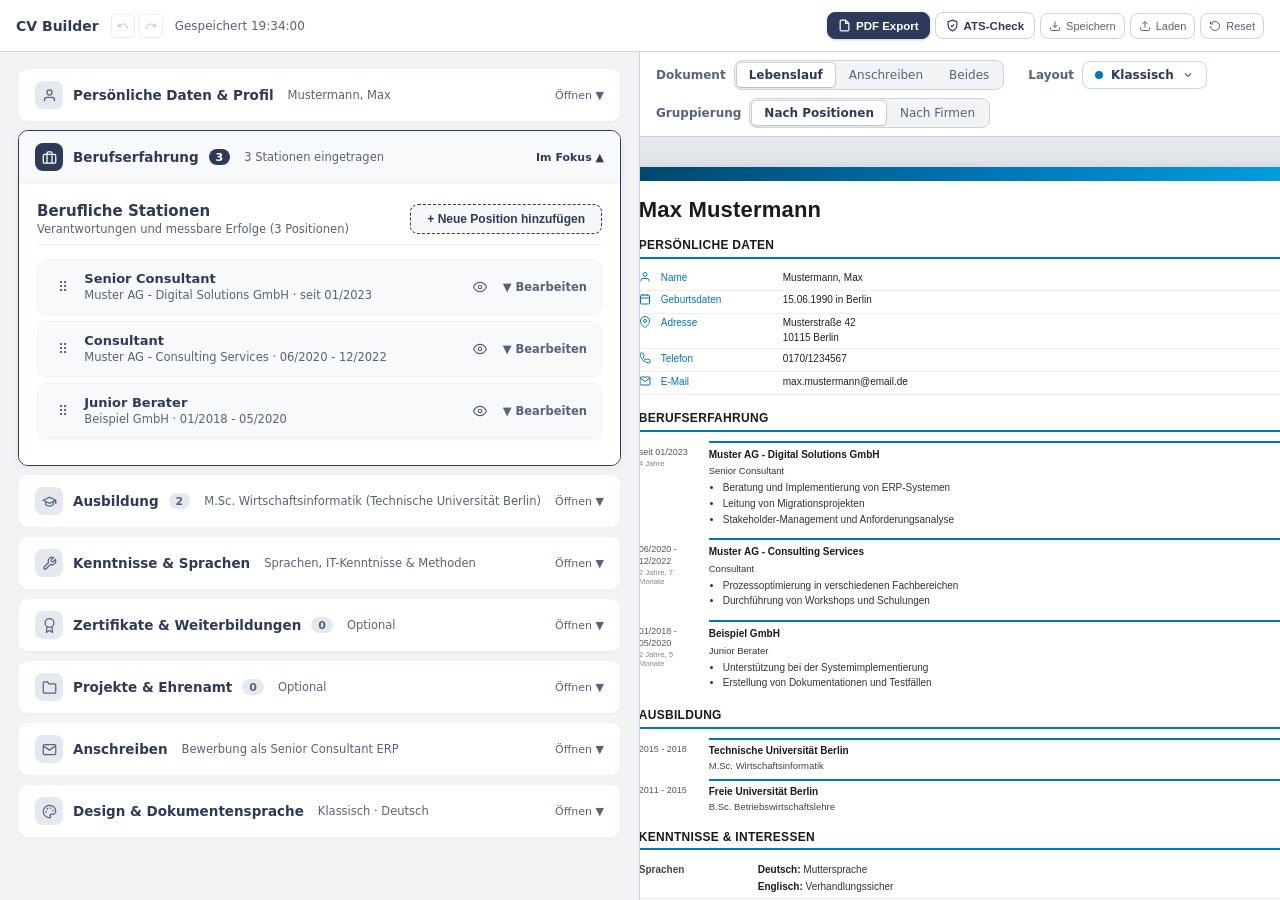
<file: cv-builder.html>
<!DOCTYPE html>
<html lang="de">
<head>
<meta charset="UTF-8">
<meta name="viewport" content="width=device-width, initial-scale=1.0">
<title>CV Builder</title>
<link rel="stylesheet" href="styles/tokens.css">
<link rel="stylesheet" href="styles/fonts.css">
<link rel="stylesheet" href="styles/cv-builder.css">
</head>
<body>

<script src="layouts/klassisch.js"></script>
<script src="layouts/editorial.js"></script>
<script src="layouts/medizinisch.js"></script>
<script src="layouts/marginalie.js"></script>

<header class="app-topbar">
  <div class="app-topbar__product">
    <h1 class="app-topbar__name">CV Builder</h1>
    <div class="app-topbar__history">
      <button id="btn-undo" onclick="undo()" class="hist-btn" title="Rückgängig (Ctrl+Z)" disabled>
        <svg width="12" height="12" viewBox="0 0 24 24" fill="none" stroke="currentColor" stroke-width="2.4"><path d="M3 7v6h6"/><path d="M21 17a9 9 0 0 0-9-9 9 9 0 0 0-6 2.3L3 13"/></svg>
      </button>
      <button id="btn-redo" onclick="redo()" class="hist-btn" title="Wiederholen (Ctrl+Y)" disabled>
        <svg width="12" height="12" viewBox="0 0 24 24" fill="none" stroke="currentColor" stroke-width="2.4"><path d="M21 7v6h-6"/><path d="M3 17a9 9 0 0 1 9-9 9 9 0 0 1 6 2.3l3 2.7"/></svg>
      </button>
    </div>
    <span id="save-status" class="app-topbar__status"></span>
    <button type="button" id="backup-reminder" class="backup-reminder" style="display:none" onclick="exportJSON()" title="Jetzt als JSON-Datei sichern"></button>
  </div>

      <div class="action-row">
        <button class="abtn pri" onclick="exportPDF()" title="PDF drucken / als PDF speichern (Ctrl+P)">
          <svg width="13" height="13" viewBox="0 0 24 24" fill="none" stroke="currentColor" stroke-width="2.2">
            <path d="M14 2H6a2 2 0 0 0-2 2v16a2 2 0 0 0 2 2h12a2 2 0 0 0 2-2V8z"/>
            <polyline points="14 2 14 8 20 8"/>
          </svg>
          PDF Export
        </button>
        <button class="abtn abtn-audit" onclick="openAtsModal()" title="Maschinenlesbarkeit &amp; ATS-Scoring prüfen">
          <svg width="13" height="13" viewBox="0 0 24 24" fill="none" stroke="currentColor" stroke-width="2.2">
            <path d="M12 22s8-4 8-10V5l-8-3-8 3v7c0 6 8 10 8 10z"/>
            <path d="m9 12 2 2 4-4"/>
          </svg>
          ATS-Check
        </button>
        <button class="abtn abtn-util" onclick="exportJSON()" title="Lebenslauf als JSON-Datei speichern">
          <svg width="12" height="12" viewBox="0 0 24 24" fill="none" stroke="currentColor" stroke-width="2">
            <path d="M21 15v4a2 2 0 0 1-2 2H5a2 2 0 0 1-2-2v-4"/>
            <polyline points="7 10 12 15 17 10"/>
            <line x1="12" y1="15" x2="12" y2="3"/>
          </svg>
          Speichern
        </button>
        <button class="abtn abtn-util" onclick="document.getElementById('imp').click()" title="Gespeicherte JSON-Datei laden">
          <svg width="12" height="12" viewBox="0 0 24 24" fill="none" stroke="currentColor" stroke-width="2">
            <path d="M21 15v4a2 2 0 0 1-2 2H5a2 2 0 0 1-2-2v-4"/>
            <polyline points="17 8 12 3 7 8"/>
            <line x1="12" y1="3" x2="12" y2="15"/>
          </svg>
          Laden
        </button>
        <button class="abtn abtn-util abtn-reset" onclick="resetToDefaultExample()" title="Auf Beispiel-Lebenslauf zurücksetzen">
          <svg width="12" height="12" viewBox="0 0 24 24" fill="none" stroke="currentColor" stroke-width="2">
            <path d="M3 12a9 9 0 1 0 9-9 9.75 9.75 0 0 0-6.74 2.74L3 8"/>
            <path d="M3 3v5h5"/>
          </svg>
          Reset
        </button>
      </div>
  <input type="file" id="imp" class="hidden" accept=".json" onchange="importJSON(event)">
</header>

<main id="app-main">
  <div id="editor">
    <div id="ed-body"></div>
  </div>
  <section id="pv-area" aria-label="Vorschau">
    <div class="pv-toolbar" role="toolbar" aria-label="Darstellung des Lebenslaufs">
      <div class="pv-toolbar__group">
        <span class="pv-toolbar__label" id="lbl-doc">Dokument</span>
        <div class="seg-control" role="group" aria-labelledby="lbl-doc">
          <button class="seg-btn on" data-doc="cv" onclick="setDocument('cv')">Lebenslauf</button>
          <button class="seg-btn" data-doc="letter" onclick="setDocument('letter')">Anschreiben</button>
          <button class="seg-btn" data-doc="both" onclick="setDocument('both')">Beides</button>
        </div>
      </div>
      <div class="pv-toolbar__group">
        <span class="pv-toolbar__label" id="lbl-layout">Layout</span>
        <div class="lay-select" id="lay-select">
          <button type="button" class="lay-select__btn" id="lay-select-btn" aria-haspopup="listbox" aria-expanded="false" aria-controls="lay-select-menu" aria-labelledby="lbl-layout lay-select-btn" onclick="toggleLayoutMenu()" onkeydown="layoutButtonKey(event)"></button>
          <div class="lay-select__menu" id="lay-select-menu" role="listbox" aria-labelledby="lbl-layout" hidden onkeydown="layoutMenuKey(event)"></div>
        </div>
      </div>
      <div class="pv-toolbar__group" id="grp-group">
        <span class="pv-toolbar__label" id="lbl-grp">Gruppierung</span>
        <div class="seg-control" role="group" aria-labelledby="lbl-grp">
          <button class="seg-btn on" data-grp="position" onclick="setGrouping('position')">Nach Positionen</button>
          <button class="seg-btn" data-grp="company" onclick="setGrouping('company')">Nach Firmen</button>
        </div>
      </div>
    </div>
    <!-- Preview panel with paginated pages -->
    <div id="pv-panel"></div>
  </section>
</main>

<!-- Hidden measurement container -->
<div id="cv-measure" class="cv-root"></div>

<!-- ATS Validation & Preview Modal -->
<div id="ats-modal" onclick="if(event.target===this) closeAtsModal()">
  <div class="ats-box">
    <!-- Header -->
    <div class="ats-head">
      <div class="ats-head-left">
        <div class="ats-head-icon" aria-hidden="true">
          <svg width="18" height="18" viewBox="0 0 24 24" fill="none" stroke="currentColor" stroke-width="2" stroke-linecap="round" stroke-linejoin="round">
            <path d="M12 22s8-4 8-10V5l-8-3-8 3v7c0 6 8 10 8 10z"/>
            <path d="m9 12 2 2 4-4"/>
          </svg>
        </div>
        <div class="ats-head-titles">
          <h2>ATS-Check &amp; Recruiter-Audit</h2>
          <p>Maschinenlesbarkeit &amp; Content-Qualität (Prüfregeln, kein echter ATS-Parser)</p>
        </div>
      </div>
      <button class="ats-close" onclick="closeAtsModal()" title="Schließen" aria-label="Schließen">
        <svg width="14" height="14" viewBox="0 0 24 24" fill="none" stroke="currentColor" stroke-width="2.2" stroke-linecap="round"><line x1="18" y1="6" x2="6" y2="18"/><line x1="6" y1="6" x2="18" y2="18"/></svg>
      </button>
    </div>

    <!-- Tabs -->
    <div class="ats-tabs">
      <button class="ats-tab on" id="tab-btn-tech" onclick="switchAtsTab('tech')">
        <svg width="13" height="13" viewBox="0 0 24 24" fill="none" stroke="currentColor" stroke-width="2"><rect x="3" y="3" width="18" height="18" rx="2"/><path d="m9 12 2 2 4-4"/></svg>
        Technischer ATS-Check
        <span class="ats-tab-pill" id="tech-score-num">6/6</span>
      </button>
      <button class="ats-tab" id="tab-btn-content" onclick="switchAtsTab('content')">
        <svg width="13" height="13" viewBox="0 0 24 24" fill="none" stroke="currentColor" stroke-width="2"><polyline points="23 6 13.5 15.5 8.5 10.5 1 18"/><polyline points="17 6 23 6 23 12"/></svg>
        Recruiter-Score &amp; Zahlen
        <span class="ats-tab-pill" id="content-score-num">2/4</span>
      </button>
      <button class="ats-tab" id="tab-btn-posting" onclick="switchAtsTab('posting')">
        <svg width="13" height="13" viewBox="0 0 24 24" fill="none" stroke="currentColor" stroke-width="2"><path d="M14 2H6a2 2 0 0 0-2 2v16a2 2 0 0 0 2 2h12a2 2 0 0 0 2-2V8z"/><polyline points="14 2 14 8 20 8"/><line x1="8" y1="13" x2="16" y2="13"/><line x1="8" y1="17" x2="13" y2="17"/></svg>
        Stellenanzeige
        <span class="ats-tab-pill" id="posting-score-num">–</span>
      </button>
      <button class="ats-tab" id="tab-btn-letter" onclick="switchAtsTab('letter')">
        <svg width="13" height="13" viewBox="0 0 24 24" fill="none" stroke="currentColor" stroke-width="2"><rect x="2" y="4" width="20" height="16" rx="2"/><path d="m22 7-10 6L2 7"/></svg>
        Anschreiben
        <span class="ats-tab-pill" id="letter-score-num">–</span>
      </button>
      <button class="ats-tab" id="tab-btn-stream" onclick="switchAtsTab('stream')">
        <svg width="13" height="13" viewBox="0 0 24 24" fill="none" stroke="currentColor" stroke-width="2"><polyline points="4 17 10 11 4 5"/><line x1="12" y1="19" x2="20" y2="19"/></svg>
        Extrahierter Text-Stream
      </button>
    </div>

    <!-- Body -->
    <div class="ats-body">
      <!-- TAB 1: TECHNICAL ATS -->
      <div id="ats-tab-panel-tech" class="ats-tab-panel">
        <div id="ats-tech-badge" class="ats-badge success"></div>
        <div>
          <div class="ats-section-label">Technische Prüfregeln für die Maschinenlesbarkeit</div>
          <div id="ats-tech-checklist" class="ats-checks"></div>
        </div>
      </div>

      <!-- TAB 2: RECRUITER & CONTENT SCORE -->
      <div id="ats-tab-panel-content" class="ats-tab-panel" style="display:none;">
        <div id="ats-content-badge" class="ats-badge warning"></div>
        <div>
          <div class="ats-section-label">Qualitäts- &amp; Scoring-Kriterien (Wirkung, messbare Erfolge, Lesbarkeit)</div>
          <div id="ats-content-checklist" class="ats-checks"></div>
        </div>
      </div>

      <!-- TAB: STELLENANZEIGE -->
      <div id="ats-tab-panel-posting" class="ats-tab-panel" style="display:none;">
        <div class="fld">
          <label for="posting-text">Text der Stellenanzeige</label>
          <textarea id="posting-text" class="posting-input" oninput="updatePostingText(this.value)" placeholder="Stellenanzeige hier einfügen …"></textarea>
          <div class="fld-hint">Der Text bleibt im Browser und wird mit „Speichern“ in der JSON-Datei gesichert. Der Abgleich läuft ohne KI und ohne Netzwerk: Er sucht Fachbegriffe und Substantive der Anzeige im Text des Lebenslaufs.</div>
        </div>
        <div id="posting-result" class="posting-result"></div>
      </div>

      <!-- TAB: ANSCHREIBEN -->
      <div id="ats-tab-panel-letter" class="ats-tab-panel" style="display:none;">
        <div id="ats-letter-badge" class="ats-badge warning"></div>
        <div id="letter-check-result" class="letter-check"></div>
      </div>

      <!-- TAB 3: EXTRACTED TEXT STREAM -->
      <div id="ats-tab-panel-stream" class="ats-tab-panel" style="display:none;">
        <div class="ats-stream-head">
          <div>
            <div style="font-size: 13px; font-weight: 600; color: var(--ui-color-text);">Extrahierter Text-Stream (Parser-Rohdaten)</div>
            <div style="font-size: 11.5px; color: var(--ui-color-text-muted); margin-top: 1px;">Textinhalt der Vorschau in Lesereihenfolge. Im Chrome-PDF-Export erscheint derselbe Text einmal pro Eintrag; echte Parser können mehrspaltige Bereiche anders ordnen.</div>
          </div>
          <button class="ats-copy-btn" id="btn-copy-ats" onclick="copyAtsText()">
            <svg width="12" height="12" viewBox="0 0 24 24" fill="none" stroke="currentColor" stroke-width="2"><rect x="9" y="9" width="13" height="13" rx="2" ry="2"/><path d="M5 15H4a2 2 0 0 1-2-2V4a2 2 0 0 1 2-2h9a2 2 0 0 1 2 2v1"/></svg>
            Text kopieren
          </button>
        </div>
        <pre id="ats-raw-stream" class="ats-pre"></pre>
      </div>
    </div>

    <!-- Footer -->
    <div class="ats-foot">
      <div class="ats-foot-info">
        <svg width="14" height="14" viewBox="0 0 24 24" fill="none" stroke="currentColor" stroke-width="2"><circle cx="12" cy="12" r="10"/><line x1="12" y1="16" x2="12" y2="12"/><line x1="12" y1="8" x2="12.01" y2="8"/></svg>
        <span>Einfache Prüfregeln auf dem Textinhalt. Ersetzt keinen Test mit einem echten Bewerbermanagementsystem.</span>
      </div>
      <button class="ats-btn-close" onclick="closeAtsModal()">Schließen</button>
    </div>
  </div>
</div>

<style id="cv-layout-style"></style>
<input type="file" id="photo-input" class="hidden" accept="image/*" onchange="handlePhotoUpload(event,'photo')">
<input type="file" id="sig-input" class="hidden" accept="image/*" onchange="handlePhotoUpload(event,'signature')">

<script>
// ═══════════════════════════════════════
// PLACEHOLDER DATA
// ═══════════════════════════════════════
// Felder des Anschreibens; vor den Beispieldaten, weil normalizeCVData sie beim Laden braucht.
var LETTER_FIELDS = ['recipient', 'subject', 'salutation', 'body', 'closing', 'enclosures'];
// Abschnitte, deren Einträge sich im Lebenslauf ausblenden lassen (Eintrag.hidden = true)
var HIDEABLE_SECTIONS = ['experience', 'education', 'certificates', 'projects', 'volunteer'];

var DEFAULT_CV_DATA = {
  photo: '',
  signature: '',
  signatureLocation: 'Berlin',
  signatureDate: '',
  personal: {
    name: 'Mustermann, Max',
    title: '',
    highlight: '',
    birthdate: '15.06.1990 in Berlin',
    address: 'Musterstraße 42\n10115 Berlin',
    phone: '0170/1234567',
    email: 'max.mustermann@email.de',
    linkedin: ''
  },
  experience: [
    { id:1, company:'Muster AG', entity:'Digital Solutions GmbH', role:'Senior Consultant', period:'seit 01/2023', tasks:['Beratung und Implementierung von ERP-Systemen','Leitung von Migrationsprojekten','Stakeholder-Management und Anforderungsanalyse'] },
    { id:2, company:'Muster AG', entity:'Consulting Services', role:'Consultant', period:'06/2020 - 12/2022', tasks:['Prozessoptimierung in verschiedenen Fachbereichen','Durchführung von Workshops und Schulungen'] },
    { id:3, company:'Beispiel GmbH', entity:'', role:'Junior Berater', period:'01/2018 - 05/2020', tasks:['Unterstützung bei der Systemimplementierung','Erstellung von Dokumentationen und Testfällen'] }
  ],
  education: [
    { id:1, institution:'Technische Universität Berlin', degree:'M.Sc. Wirtschaftsinformatik', period:'2015 - 2018' },
    { id:2, institution:'Freie Universität Berlin', degree:'B.Sc. Betriebswirtschaftslehre', period:'2011 - 2015' }
  ],
  skills: {
    languages: 'Deutsch: Muttersprache\nEnglisch: Verhandlungssicher',
    technical: 'SAP S/4HANA: Fortgeschritten\nMS Office: Experte\nSQL: Grundkenntnisse',
    other: 'Führerschein Klasse B'
  },
  certificates: [],
  projects: [],
  volunteer: [],
  letter: {
    recipient: 'Musterfirma GmbH\nPersonalabteilung\nBeispielweg 1\n10117 Berlin',
    subject: 'Bewerbung als Senior Consultant ERP',
    salutation: '',
    body: 'Die Musterfirma führt ihr neues ERP-System schrittweise an allen Standorten ein. Genau solche Vorhaben begleite ich seit über acht Jahren. Als Senior Consultant bei der Muster AG verantworte ich ERP-Einführungen von der Anforderungsanalyse bis zum Produktivstart.\n\nZuletzt habe ich die Migration von drei Gesellschaften auf ein gemeinsames System geleitet. Das Projekt endete im geplanten Zeitrahmen, und die Monatsabschlüsse laufen seitdem zwei Tage schneller. Für diesen Rollout habe ich ein Testkonzept entwickelt, das heute in allen Projekten der Muster AG verwendet wird. In Workshops übersetze ich die Anforderungen der Fachbereiche in klare Prozesse. Die Anwender binde ich früh ein, und Entscheidungen werden nachvollziehbar dokumentiert. Neben der Projektleitung schule ich Key-User und baue Supportstrukturen auf, damit das System nach dem Start im Alltag trägt.\n\nMit SAP S/4HANA und Microsoft Dynamics habe ich jeweils mehrere Einführungen begleitet. In beiden Systemen kenne ich Einkauf, Lager und Finanzbuchhaltung aus der Praxis. Auch die Abstimmung mit externen Dienstleistern gehört seit Jahren zu meinem Alltag. Besonders reizt mich, bei der Musterfirma nicht nur einzelne Projekte zu begleiten, sondern die Systemlandschaft langfristig mitzugestalten. Meine Kündigungsfrist beträgt drei Monate zum Quartalsende.\n\nGern zeige ich Ihnen in einem persönlichen Gespräch, wie ich Ihr Team bei der Einführung unterstützen kann. Ich freue mich auf Ihre Rückmeldung.',
    closing: '',
    enclosures: 'Lebenslauf\nZeugnisse'
  },
  posting: { text: '', ignored: [] }
};

var nextId = 100;
var cvData = normalizeCVData(JSON.parse(JSON.stringify(DEFAULT_CV_DATA)));

var currentLayout = 'klassisch';
var grouping = 'position';
var outputLang = 'de';
var customStyle = { accentColor: '', fontFamily: '', fontSize: '', outputLang: 'de', durationDisplay: 'both' }; // empty = use layout default
var openSections = { photos: true, style: false, personal: false, experience: false, education: false, skills: false, certificates: false, projects: false, volunteer: false };
var editingExp = null, editingEdu = null, editingCert = null, editingProj = null, editingVol = null;

// Drag & Drop state
var dragSection = null, dragIdx = null;

// ═══════════════════════════════════════
// ICONS
// ═══════════════════════════════════════
var ICONS = {
  name:'<svg width="12" height="12" viewBox="0 0 24 24" fill="none" stroke="currentColor" stroke-width="2"><path d="M20 21v-2a4 4 0 0 0-4-4H8a4 4 0 0 0-4 4v2"/><circle cx="12" cy="7" r="4"/></svg>',
  birth:'<svg width="12" height="12" viewBox="0 0 24 24" fill="none" stroke="currentColor" stroke-width="2"><rect x="3" y="4" width="18" height="18" rx="2"/><line x1="16" y1="2" x2="16" y2="6"/><line x1="8" y1="2" x2="8" y2="6"/><line x1="3" y1="10" x2="21" y2="10"/></svg>',
  address:'<svg width="12" height="12" viewBox="0 0 24 24" fill="none" stroke="currentColor" stroke-width="2"><path d="M21 10c0 7-9 13-9 13s-9-6-9-13a9 9 0 0 1 18 0z"/><circle cx="12" cy="10" r="3"/></svg>',
  phone:'<svg width="12" height="12" viewBox="0 0 24 24" fill="none" stroke="currentColor" stroke-width="2"><path d="M22 16.92v3a2 2 0 0 1-2.18 2 19.79 19.79 0 0 1-8.63-3.07 19.5 19.5 0 0 1-6-6 19.79 19.79 0 0 1-3.07-8.67A2 2 0 0 1 4.11 2h3a2 2 0 0 1 2 1.72c.127.96.361 1.903.7 2.81a2 2 0 0 1-.45 2.11L8.09 9.91a16 16 0 0 0 6 6l1.27-1.27a2 2 0 0 1 2.11-.45c.907.339 1.85.573 2.81.7A2 2 0 0 1 22 16.92z"/></svg>',
  email:'<svg width="12" height="12" viewBox="0 0 24 24" fill="none" stroke="currentColor" stroke-width="2"><path d="M4 4h16c1.1 0 2 .9 2 2v12c0 1.1-.9 2-2 2H4c-1.1 0-2-.9-2-2V6c0-1.1.9-2 2-2z"/><polyline points="22,6 12,13 2,6"/></svg>',
  linkedin:'<svg width="12" height="12" viewBox="0 0 24 24" fill="currentColor"><path d="M19 3a2 2 0 0 1 2 2v14a2 2 0 0 1-2 2H5a2 2 0 0 1-2-2V5a2 2 0 0 1 2-2h14m-.5 15.5v-5.3a3.26 3.26 0 0 0-3.26-3.26c-.85 0-1.84.52-2.28 1.3v-1.11h-2.79v8.37h2.79v-4.93c0-.77.62-1.4 1.39-1.4a1.4 1.4 0 0 1 1.4 1.4v4.93h2.75M6.46 10.9v8.37H9.2V10.9H6.46M7.83 6.45a1.67 1.67 0 1 0 0 3.34 1.67 1.67 0 0 0 0-3.34Z"/></svg>'
};

// ═══════════════════════════════════════
// HELPERS
// ═══════════════════════════════════════
function esc(s) { var d=document.createElement('div'); d.textContent=s||''; return d.innerHTML; }

function escAttr(s) {
  if (!s) return '';
  return String(s).replace(/&/g, '&amp;')
                  .replace(/"/g, '&quot;')
                  .replace(/'/g, '&#39;')
                  .replace(/</g, '&lt;')
                  .replace(/>/g, '&gt;');
}

function sanitizeImage(src) {
  if (!src) return '';
  var clean = src.trim();
  var match = /^data:image\/(png|jpeg|jpg|webp);base64,([A-Za-z0-9+/=]+)$/i.exec(clean);
  if (!match) return '';
  return clean;
}

// Design choices offered in the editor. Values from imported files or the
// browser storage are only accepted if they match one of these, because they
// end up in CSS and HTML.
var FONT_CHOICES = [
  { val: '', label: 'Layout-Standard' },
  { val: "'Roboto', sans-serif", label: 'Roboto' },
  { val: "'Segoe UI', 'Helvetica Neue', sans-serif", label: 'Segoe UI' },
  { val: "'Calibri', 'Helvetica', sans-serif", label: 'Calibri' },
  { val: "'Arial', sans-serif", label: 'Arial' },
  { val: "'Georgia', 'Palatino', serif", label: 'Georgia (Serif)' },
  { val: "'Garamond', 'Times New Roman', serif", label: 'Garamond (Serif)' },
  { val: "'Trebuchet MS', 'Gill Sans', sans-serif", label: 'Trebuchet MS' },
  { val: "'Verdana', 'Geneva', sans-serif", label: 'Verdana' },
  { val: "'Tahoma', sans-serif", label: 'Tahoma' },
  { val: "'Century Gothic', 'CenturyGothic', sans-serif", label: 'Century Gothic' }
];
var FONT_SIZE_CHOICES = [
  { val: '', label: 'Std', desc: 'Layout-Standard' },
  { val: '8.5px', label: 'XS', desc: 'Sehr klein' },
  { val: '9px', label: 'S', desc: 'Klein' },
  { val: '9.5px', label: 'M', desc: 'Mittel' },
  { val: '10px', label: 'L', desc: 'Groß' },
  { val: '10.5px', label: 'XL', desc: 'Sehr groß' }
];

// Where the employment duration is shown; see showDurationAt().
var DURATION_MODES = ['both', 'group', 'position', 'none'];

function normalizeCustomStyle(cs) {
  cs = cs && typeof cs === 'object' ? cs : {};
  var inList = function (list, v) { return list.some(function (item) { return item.val === v; }); };
  return {
    accentColor: typeof cs.accentColor === 'string' && /^#[0-9a-f]{6}$/i.test(cs.accentColor) ? cs.accentColor : '',
    fontFamily: inList(FONT_CHOICES, cs.fontFamily) ? cs.fontFamily : '',
    fontSize: inList(FONT_SIZE_CHOICES, cs.fontSize) ? cs.fontSize : '',
    outputLang: cs.outputLang === 'en' ? 'en' : 'de',
    durationDisplay: DURATION_MODES.indexOf(cs.durationDisplay) >= 0 ? cs.durationDisplay : 'both'
  };
}

function asText(value) {
  if (value === undefined || value === null) return '';
  return typeof value === 'string' ? value : String(value);
}

function asTextArray(value) {
  var source = Array.isArray(value) ? value : (typeof value === 'string' ? value.split(/\r?\n/) : []);
  return source.map(function(item) { return asText(item).trim(); }).filter(function(item) { return item; });
}

function normalizeCVData(data) {
  var d = data && typeof data === 'object' && !Array.isArray(data) ? data : {};

  if (!d.personal || typeof d.personal !== 'object' || Array.isArray(d.personal)) d.personal = {};
  var personalFields = ['name', 'title', 'highlight', 'birthdate', 'address', 'phone', 'email', 'linkedin'];
  for (var p = 0; p < personalFields.length; p++) {
    var personalField = personalFields[p];
    d.personal[personalField] = asText(d.personal[personalField]);
  }

  d.photo = sanitizeImage(asText(d.photo));
  d.signature = sanitizeImage(asText(d.signature));
  d.signatureLocation = asText(d.signatureLocation);
  d.signatureDate = parseIsoDate(d.signatureDate) ? asText(d.signatureDate) : '';

  d.experience = Array.isArray(d.experience) ? d.experience : [];
  for (var e = 0; e < d.experience.length; e++) {
    var exp = d.experience[e];
    if (!exp || typeof exp !== 'object' || Array.isArray(exp)) exp = d.experience[e] = {};
    exp.company = asText(exp.company);
    exp.entity = asText(exp.entity);
    exp.role = asText(exp.role);
    exp.period = asText(exp.period);
    exp.tasks = asTextArray(exp.tasks);
  }

  d.education = Array.isArray(d.education) ? d.education : [];
  for (var ed = 0; ed < d.education.length; ed++) {
    var edu = d.education[ed];
    if (!edu || typeof edu !== 'object' || Array.isArray(edu)) edu = d.education[ed] = {};
    edu.institution = asText(edu.institution);
    edu.degree = asText(edu.degree);
    edu.period = asText(edu.period);
  }

  if (!d.skills || typeof d.skills !== 'object' || Array.isArray(d.skills)) d.skills = {};
  d.skills.languages = asText(d.skills.languages);
  d.skills.technical = asText(d.skills.technical);
  d.skills.other = asText(d.skills.other);

  d.certificates = Array.isArray(d.certificates) ? d.certificates : [];
  for (var ci = 0; ci < d.certificates.length; ci++) {
    var cert = d.certificates[ci];
    if (!cert || typeof cert !== 'object' || Array.isArray(cert)) cert = d.certificates[ci] = {};
    cert.name = asText(cert.name);
    cert.issuer = asText(cert.issuer);
    cert.date = asText(cert.date);
    cert.details = asText(cert.details);
  }
  d.projects = Array.isArray(d.projects) ? d.projects : [];
  for (var pr = 0; pr < d.projects.length; pr++) {
    var project = d.projects[pr];
    if (!project || typeof project !== 'object' || Array.isArray(project)) project = d.projects[pr] = {};
    project.name = asText(project.name);
    project.role = asText(project.role);
    project.period = asText(project.period);
    project.tasks = asTextArray(project.tasks);
  }
  d.volunteer = Array.isArray(d.volunteer) ? d.volunteer : [];
  for (var vi = 0; vi < d.volunteer.length; vi++) {
    if (!d.volunteer[vi] || typeof d.volunteer[vi] !== 'object' || Array.isArray(d.volunteer[vi])) d.volunteer[vi] = {};
  }

  HIDEABLE_SECTIONS.forEach(function (s) { d[s].forEach(function (x) { if (x.hidden !== true) delete x.hidden; }); });

  var letterIn = d.letter && typeof d.letter === 'object' && !Array.isArray(d.letter) ? d.letter : {};
  d.letter = {};
  LETTER_FIELDS.forEach(function (f) { d.letter[f] = asText(letterIn[f]); });
  var postingIn = d.posting && typeof d.posting === 'object' && !Array.isArray(d.posting) ? d.posting : {};
  d.posting = {
    text: asText(postingIn.text),
    ignored: (Array.isArray(postingIn.ignored) ? postingIn.ignored : []).map(asText)
      .filter(function (k) { return k && k.length <= 120; }).slice(0, 300)
  };

  ensureUniqueIds(d);
  return d;
}

// Editor actions find entries by id, so ids must be unique within each list.
// nextId restarts on every page load; raise it above all stored ids and
// re-number missing or duplicate ids left by earlier sessions.
function ensureUniqueIds(d) {
  var sections = ['experience', 'education', 'certificates', 'projects', 'volunteer'];
  var maxId = 0;
  sections.forEach(function(sec) {
    d[sec].forEach(function(item) {
      if (typeof item.id === 'number' && isFinite(item.id) && item.id > maxId) maxId = item.id;
    });
  });
  if (nextId <= maxId) nextId = Math.floor(maxId) + 1;
  sections.forEach(function(sec) {
    var seen = {};
    d[sec].forEach(function(item) {
      if (typeof item.id !== 'number' || !isFinite(item.id) || seen[item.id]) item.id = nextId++;
      seen[item.id] = true;
    });
  });
}

function resizeAndSanitizeImage(file, field, callback) {
  var reader = new FileReader();
  reader.onload = function(e) {
    var img = new Image();
    img.onload = function() {
      var canvas = document.createElement('canvas');
      var maxW = field === 'photo' ? 400 : 300;
      var maxH = field === 'photo' ? 550 : 150;
      
      var w = img.width;
      var h = img.height;
      var ratio = Math.min(maxW / w, maxH / h);
      if (ratio < 1) {
        w = Math.round(w * ratio);
        h = Math.round(h * ratio);
      }
      
      canvas.width = w;
      canvas.height = h;
      var ctx = canvas.getContext('2d');
      ctx.drawImage(img, 0, 0, w, h);
      
      var format = field === 'signature' ? 'image/png' : 'image/jpeg';
      var quality = 0.8;
      var dataURL = canvas.toDataURL(format, quality);
      callback(dataURL);
    };
    img.onerror = function() {
      callback('');
    };
    img.src = e.target.result;
  };
  reader.readAsDataURL(file);
}

function companyDisplay(exp) {
  if (exp.entity && exp.entity.trim()) return exp.company + ' - ' + exp.entity;
  return exp.company;
}

function groupByCompany(exps) {
  var groups=[], map={};
  for (var i=0; i<exps.length; i++) {
    var e=exps[i], key=e.company;
    if (!map[key]) { map[key]={company:key, positions:[]}; groups.push(map[key]); }
    map[key].positions.push(e);
  }
  return groups;
}

// ═══════════════════════════════════════
// I18N / TRANSLATIONS (OUTPUT ONLY)
// ═══════════════════════════════════════
var I18N = {
  de: {
    cv_title: 'LEBENSLAUF',
    personal_details: 'PERSÖNLICHE DATEN',
    name: 'Name',
    birthdate: 'Geburtsdaten',
    address: 'Adresse',
    phone: 'Telefon',
    email: 'E-Mail',
    experience_upper: 'BERUFSERFAHRUNG',
    experience: 'Berufserfahrung',
    education_upper: 'AUSBILDUNG',
    education: 'Ausbildung',
    skills_interests_upper: 'KENNTNISSE & INTERESSEN',
    skills: 'Kenntnisse',
    technical_skills: 'Fachkenntnisse',
    languages: 'Sprachen',
    other: 'Sonstiges',
    certificates: 'ZERTIFIKATE',
    projects: 'PROJEKTE',
    volunteer: 'EHRENAMT',
    qualification_profile: 'Qualifikationsprofil',
    short_profile: 'Kurzprofil',
    page: 'Seite',
    of: 'von',
    since: 'seit ',
    present: 'heute',
    duration_year: 'Jahr',
    duration_years: 'Jahre',
    duration_month: 'Monat',
    duration_months: 'Monate',
    signature_alt: 'Unterschrift',
    letter_kicker: 'ANSCHREIBEN',
    letter_salutation: 'Sehr geehrte Damen und Herren,',
    letter_closing: 'Mit freundlichen Grüßen',
    letter_enclosures: 'Anlagen'
  },
  en: {
    cv_title: 'CURRICULUM VITAE',
    personal_details: 'PERSONAL DETAILS',
    name: 'Name',
    birthdate: 'Date of Birth',
    address: 'Address',
    phone: 'Phone',
    email: 'Email',
    experience_upper: 'WORK EXPERIENCE',
    experience: 'Work Experience',
    education_upper: 'EDUCATION',
    education: 'Education',
    skills_interests_upper: 'SKILLS & INTERESTS',
    skills: 'Skills',
    technical_skills: 'Technical Skills',
    languages: 'Languages',
    other: 'Other',
    certificates: 'CERTIFICATES',
    projects: 'PROJECTS',
    volunteer: 'VOLUNTEER EXPERIENCE',
    qualification_profile: 'Professional Profile',
    short_profile: 'Executive Summary',
    page: 'Page',
    of: 'of',
    since: 'since ',
    present: 'present',
    duration_year: 'year',
    duration_years: 'years',
    duration_month: 'month',
    duration_months: 'months',
    signature_alt: 'Signature',
    letter_kicker: 'COVER LETTER',
    letter_salutation: 'Dear Sir or Madam,',
    letter_closing: 'Kind regards',
    letter_enclosures: 'Enclosures'
  }
};

var LANG_NAME_MAP = {
  'deutsch': 'German',
  'german': 'German',
  'englisch': 'English',
  'english': 'English',
  'französisch': 'French',
  'french': 'French',
  'spanisch': 'Spanish',
  'spanish': 'Spanish',
  'italienisch': 'Italian',
  'italian': 'Italian',
  'russisch': 'Russian',
  'russian': 'Russian',
  'chinesisch': 'Chinese',
  'chinese': 'Chinese',
  'japanisch': 'Japanese',
  'japanese': 'Japanese',
  'polnisch': 'Polish',
  'polish': 'Polish',
  'niederländisch': 'Dutch',
  'dutch': 'Dutch',
  'portugiesisch': 'Portuguese',
  'portuguese': 'Portuguese',
  'arabisch': 'Arabic',
  'arabic': 'Arabic',
  'türkisch': 'Turkish',
  'turkish': 'Turkish',
  'ukrainisch': 'Ukrainian',
  'ukrainian': 'Ukrainian'
};

var LEVEL_NAME_MAP = {
  'muttersprache': 'Native speaker',
  'muttersprachlich': 'Native proficiency',
  'verhandlungssicher': 'Full professional proficiency',
  'fließend': 'Fluent',
  'fließend in wort und schrift': 'Fluent (spoken & written)',
  'gut': 'Good',
  'gute kenntnisse': 'Good working knowledge',
  'grundkenntnisse': 'Basic knowledge',
  'grundlegend': 'Basic knowledge',
  'experte': 'Expert',
  'sehr gut': 'Very good',
  'fortgeschritten': 'Advanced',
  'fortgeschrittene kenntnisse': 'Advanced'
};

function t(key, lang) {
  var l = lang || outputLang || 'de';
  if (I18N[l] && I18N[l][key]) return I18N[l][key];
  if (I18N.de[key]) return I18N.de[key];
  return key;
}

function formatPeriod(period, lang) {
  if (!period) return '';
  var l = lang || outputLang || 'de';
  var s = String(period);
  if (l === 'en') {
    s = s.replace(/^seit\s+/i, 'since ');
    s = s.replace(/\bheute\b/gi, 'present');
    s = s.replace(/\bbis\s+heute\b/gi, 'to present');
  } else if (l === 'de') {
    s = s.replace(/^since\s+/i, 'seit ');
    s = s.replace(/\bpresent\b/gi, 'heute');
    s = s.replace(/\bto\s+present\b/gi, 'bis heute');
  }
  return s;
}

function translateLangName(name) {
  if (!name) return '';
  var clean = name.trim();
  var lower = clean.toLowerCase();
  return LANG_NAME_MAP[lower] || clean;
}

function translateLevel(level) {
  if (!level) return '';
  var clean = level.trim();
  var lower = clean.toLowerCase();
  return LEVEL_NAME_MAP[lower] || clean;
}

function translateSkillList(str, lang) {
  var l = lang || outputLang || 'de';
  if (!str || l !== 'en') return str;
  var lines = str.split(/\r?\n/);
  var mapped = lines.map(function(line) {
    var colon = line.indexOf(':');
    if (colon < 0) return line;
    var name = line.slice(0, colon).trim();
    var val = line.slice(colon + 1).trim();
    var trName = translateLangName(name);
    var trVal = translateLevel(val);
    return trName + ': ' + trVal;
  });
  return mapped.join('\n');
}

function formatSkillBadge(levelText, inParens) {
  var t = levelText.trim();
  var lower = t.toLowerCase();
  var type = 'adv';
  if (/expert|muttersprache|native|c2|sehr gut|fluent|verhandlungssicher/i.test(lower)) {
    type = 'expert';
  } else if (/grund|basic|a1|a2/i.test(lower)) {
    type = 'basic';
  }
  var content = inParens ? ('(' + esc(t) + ')') : esc(t);
  return '<span class="cv-sk-badge cv-sk-badge-' + type + '">' + content + '</span>';
}

function formatSkillValue(val) {
  if (!val) return '';
  var trimmed = val.trim();
  var pureLevelRegex = /^(Experte|Expert|Fortgeschritten|Advanced|Grundkenntnisse|Basic(\s+knowledge)?|Gute Kenntnisse|Good(\s+knowledge)?|Muttersprache|Native(\s+speaker)?|Verhandlungssicher(\s*\/\s*C[12])?|Fluent|Flie\u00dfend|Conversational|C1|C2|B1|B2|A1|A2)$/i;
  if (pureLevelRegex.test(trimmed)) {
    return formatSkillBadge(trimmed, false);
  }

  var escaped = esc(val);
  var inParensRegex = /\s*\((Experte|Expert|Fortgeschritten|Advanced|Grundkenntnisse|Basic(\s+knowledge)?|Gute Kenntnisse|Good(\s+knowledge)?|Muttersprache|Native(\s+speaker)?|Verhandlungssicher(\s*\/\s*C[12])?|Fluent|Flie\u00dfend|Conversational|C1|C2|B1|B2|A1|A2)\)/gi;
  escaped = escaped.replace(inParensRegex, function(m, p1) {
    return ' ' + formatSkillBadge(p1, true);
  });
  return escaped;
}

function formatSkillLine(line, lang) {
  if (!line) return '';
  var trimmed = line.trim();
  if (!trimmed) return '';
  var colonIdx = trimmed.indexOf(':');
  if (colonIdx > 0) {
    var key = trimmed.slice(0, colonIdx).trim();
    var val = trimmed.slice(colonIdx + 1).trim();
    return '<strong class="cv-sk-key">' + esc(key) + ':</strong> <span class="cv-sk-val">' + formatSkillValue(val) + '</span>';
  }
  return '<span class="cv-sk-val">' + formatSkillValue(trimmed) + '</span>';
}

function formatSkills(str, lang) {
  if (!str) return '';
  var l = lang || outputLang || 'de';
  var translated = (typeof translateSkillList === 'function') ? translateSkillList(str, l) : str;
  var lines = String(translated).split(/\r?\n/);
  var out = [];

  for (var i = 0; i < lines.length; i++) {
    var line = lines[i].trim();
    if (!line) continue;
    out.push('<div class="cv-sk-item">' + formatSkillLine(line, l) + '</div>');
  }

  return out.join('');
}

function setOutputLang(lang) {
  outputLang = (lang === 'en') ? 'en' : 'de';
  customStyle.outputLang = outputLang;
  renderAll();
  saveToLocalStorage();
}

function companyPeriod(positions, lang) {
  var l = lang || outputLang || 'de';
  var first = positions[positions.length - 1].period;
  var last = positions[0].period;
  var start = first.indexOf(' - ') >= 0 ? first.split(' - ')[0] : first.replace(/^(seit|since)\s+/i, '');
  start = formatPeriod(start, l);
  var sinceWord = (l === 'en') ? 'since ' : 'seit ';
  if (last.indexOf('seit ') === 0 || last.indexOf('since ') === 0) return sinceWord + start;
  var end = last.indexOf(' - ') >= 0 ? last.split(' - ')[1] : last;
  end = formatPeriod(end, l);
  return start + ' - ' + end;
}

// ═══ Beschäftigungsdauer ═══
// Zeiträume liegen als Freitext in "period" vor. Erkannt werden nur eindeutige
// Monatsangaben (MM/JJJJ, MM.JJJJ, Monatsname JJJJ) sowie "seit …"/"since …" und
// "… – heute"/"… – present". Alles andere ergibt null, damit nie eine geschätzte
// Dauer erscheint. Der angezeigte Zeitraum (formatPeriod, companyPeriod) bleibt
// davon unberührt.
// Start- und Endmonat zählen mit (wie bei LinkedIn): 01/2020 – 12/2020 ergibt
// 12 Monate, und "bis 12/2022, ab 01/2023" ergibt keine Lücke.
var DURATION_INCLUDES_END_MONTH = true;
var MONTH_NAME_INDEX = {
  jan: 1, januar: 1, january: 1, feb: 2, februar: 2, february: 2,
  'mär': 3, 'märz': 3, maer: 3, maerz: 3, mrz: 3, mar: 3, march: 3,
  apr: 4, april: 4, mai: 5, may: 5, jun: 6, juni: 6, june: 6, jul: 7, juli: 7, july: 7,
  aug: 8, august: 8, sep: 9, sept: 9, september: 9, okt: 10, oktober: 10, oct: 10, october: 10,
  nov: 11, november: 11, dez: 12, dezember: 12, dec: 12, december: 12
};

// "03/2021", "3.2021", "März 2021", "Mar. 2021" -> year * 12 + month - 1, sonst null.
function monthIndexFromText(text) {
  var s = String(text || '').trim().toLowerCase();
  var m = /^(\d{1,2})\s*[\/.]\s*(\d{4})$/.exec(s);
  if (m) {
    var month = parseInt(m[1], 10);
    return month >= 1 && month <= 12 ? parseInt(m[2], 10) * 12 + month - 1 : null;
  }
  m = /^([a-zäöü]+)\.?\s+(\d{4})$/.exec(s);
  if (m && MONTH_NAME_INDEX[m[1]]) return parseInt(m[2], 10) * 12 + MONTH_NAME_INDEX[m[1]] - 1;
  return null;
}

// Liefert { start, end } als Monatsindex oder null. Laufende Zeiträume enden im
// aktuellen Monat; "now" ist nur für Tests überschreibbar.
function parsePeriodRange(period, now) {
  var s = String(period || '').trim().replace(/\s+/g, ' ');
  if (!s) return null;
  var d = now || new Date();
  var current = d.getFullYear() * 12 + d.getMonth();
  var ongoing = /^(?:(?:bis|to|until)\s+)?(?:heute|present|today|jetzt|aktuell|now|current|laufend|ongoing)$/i;
  var start, end;
  var since = /^(?:seit|since|ab)\s+(.+)$/i.exec(s);
  if (since) {
    start = monthIndexFromText(since[1]);
    end = current;
  } else {
    var range = /^(.+?)(?:\s*[–—-]\s*|\s+(?:bis|to|until)\s+)(.+)$/i.exec(s);
    if (!range) return null;
    start = monthIndexFromText(range[1]);
    end = ongoing.test(range[2].trim()) ? current : monthIndexFromText(range[2]);
  }
  if (start === null || end === null || end < start) return null;
  return { start: start, end: end };
}

// Beschäftigte Monate über mehrere Zeiträume: Überschneidungen zählen einmal,
// Lücken gar nicht. Ist ein Zeitraum unklar, gibt es keine Summe (null).
function totalMonths(periods, now) {
  var ranges = [];
  for (var i = 0; i < periods.length; i++) {
    var r = parsePeriodRange(periods[i], now);
    if (!r) return null;
    ranges.push({ start: r.start, end: r.end + (DURATION_INCLUDES_END_MONTH ? 1 : 0) }); // halb offen
  }
  if (!ranges.length) return null;
  ranges.sort(function (a, b) { return a.start - b.start; });
  var total = 0;
  var cur = { start: ranges[0].start, end: ranges[0].end };
  for (var j = 1; j < ranges.length; j++) {
    if (ranges[j].start <= cur.end) cur.end = Math.max(cur.end, ranges[j].end);
    else { total += cur.end - cur.start; cur = { start: ranges[j].start, end: ranges[j].end }; }
  }
  total += cur.end - cur.start;
  return total > 0 ? total : null;
}

function periodMonths(period, now) { return totalMonths([period], now); }

// ═══ Lückenprüfung ═══
// Gemeldet werden Zeiten ohne Eintrag zwischen der ersten Station und heute.
// Anders als bei der Beschäftigungsdauer zählen hier auch reine Jahreszahlen:
// "2011 - 2014" gilt als 01/2011 bis 12/2014, damit Schul- und Studienzeiten
// ohne Monat keine Scheinlücken erzeugen.
var GAP_SECTIONS = ['experience', 'education', 'projects', 'volunteer'];
var GAP_MIN_MONTHS = 4; // mehr als 3 Monate ohne Eintrag

function monthBound(text, isEnd, current) {
  var s = String(text || '').trim().replace(/^(?:bis|to|until)\s+/i, '');
  if (/^(?:heute|present|today|jetzt|aktuell|now|current|laufend|ongoing)$/i.test(s)) return isEnd ? current : null;
  var m = monthIndexFromText(s);
  if (m !== null) return m;
  var y = /^(\d{4})$/.exec(s);
  return y ? parseInt(y[1], 10) * 12 + (isEnd ? 11 : 0) : null;
}

// Wie parsePeriodRange, nimmt aber zusätzlich Jahreszahlen und einzelne
// Monate oder Jahre ("2019", "03/2019") an.
function parsePeriodLoose(period, now) {
  var strict = parsePeriodRange(period, now);
  if (strict) return strict;
  var s = String(period || '').trim().replace(/\s+/g, ' ');
  if (!s) return null;
  var d = now || new Date();
  var current = d.getFullYear() * 12 + d.getMonth();
  var start, end;
  var since = /^(?:seit|since|ab)\s+(.+)$/i.exec(s);
  var range = /^(.+?)(?:\s*[–—-]\s*|\s+(?:bis|to|until)\s+)(.+)$/i.exec(s);
  if (since) { start = monthBound(since[1], false, current); end = current; }
  else if (range) { start = monthBound(range[1], false, current); end = monthBound(range[2], true, current); }
  else { start = monthBound(s, false, current); end = monthBound(s, true, current); }
  if (start === null || end === null || end < start) return null;
  return { start: start, end: end };
}

function formatMonthIndex(idx) {
  return String(idx % 12 + 1).padStart(2, '0') + '/' + Math.floor(idx / 12);
}

// { gaps: [{ from, to, months }], openSince, unreadable: [...], checked }
function findCareerGaps(data, now) {
  var d = now || new Date();
  var current = d.getFullYear() * 12 + d.getMonth();
  var ranges = [], unreadable = [];
  GAP_SECTIONS.forEach(function (sec) {
    (data[sec] || []).forEach(function (item) {
      var period = asText(item && item.period).trim();
      if (!period) return;
      var r = parsePeriodLoose(period, d);
      if (!r) { if (unreadable.indexOf(period) < 0) unreadable.push(period); return; }
      if (r.start > current) return; // liegt in der Zukunft
      ranges.push({ start: r.start, end: Math.min(r.end, current) + 1 }); // halb offen
    });
  });
  var result = { gaps: [], openSince: null, unreadable: unreadable, checked: ranges.length };
  if (!ranges.length) return result;
  ranges.sort(function (a, b) { return a.start - b.start; });
  var cur = { start: ranges[0].start, end: ranges[0].end };
  for (var i = 1; i < ranges.length; i++) {
    if (ranges[i].start <= cur.end) { cur.end = Math.max(cur.end, ranges[i].end); continue; }
    var hole = ranges[i].start - cur.end;
    if (hole >= GAP_MIN_MONTHS) result.gaps.push({ from: cur.end, to: ranges[i].start - 1, months: hole });
    cur = { start: ranges[i].start, end: ranges[i].end };
  }
  if (current + 1 - cur.end >= GAP_MIN_MONTHS) result.openSince = cur.end;
  return result;
}

// 25 -> "2 Jahre, 1 Monat" / "2 years, 1 month"
function formatDuration(months, lang) {
  if (!months || months < 1) return '';
  var l = lang || outputLang || 'de';
  var years = Math.floor(months / 12);
  var rest = months % 12;
  var parts = [];
  if (years) parts.push(years + ' ' + t(years === 1 ? 'duration_year' : 'duration_years', l));
  if (rest) parts.push(rest + ' ' + t(rest === 1 ? 'duration_month' : 'duration_months', l));
  return parts.join(', ');
}

function durationDisplayMode() {
  return DURATION_MODES.indexOf(customStyle.durationDisplay) >= 0 ? customStyle.durationDisplay : 'both';
}

// level: 'group' (Firmenkopf) oder 'position'. Ohne Gruppierung nach Firmen gibt
// es keinen Firmenkopf; dann steht die Dauer an den Positionen.
function showDurationAt(level, grp) {
  var mode = durationDisplayMode();
  if (mode === 'none') return false;
  if (grp === 'position') return level === 'position';
  return mode === 'both' || mode === level;
}

// Echter Text statt CSS-Pseudoelement, damit die Dauer im PDF-Text steht.
function durationHtml(months, lang) {
  var text = formatDuration(months, lang);
  return text ? '<span class="cv-duration">' + esc(text) + '</span>' : '';
}

// Festes Datum für Unterschrift und Anschreiben ("JJJJ-MM-TT"); leer heißt heute
var DOC_DATE_STALE_DAYS = 7;
function parseIsoDate(s) {
  var m = /^(\d{4})-(\d{2})-(\d{2})$/.exec(asText(s));
  if (!m) return null;
  var d = new Date(+m[1], +m[2] - 1, +m[3]);
  return d.getFullYear() === +m[1] && d.getMonth() === +m[2] - 1 && d.getDate() === +m[3] ? d : null;
}

function docDate() { return parseIsoDate(cvData && cvData.signatureDate) || new Date(); }

// Tage seit dem festen Datum (negativ: in der Zukunft); null ohne festes Datum
function docDateAgeDays(iso, now) {
  var d = parseIsoDate(iso);
  if (!d) return null;
  var n = now || new Date();
  return Math.round((new Date(n.getFullYear(), n.getMonth(), n.getDate()) - d) / 86400000);
}

function docDateStr(lang) { return formatDocDate(docDate(), lang); }

function formatDocDate(d, lang) {
  var l = lang || outputLang || 'de';
  if (l === 'en') {
    var months = ['January','February','March','April','May','June','July','August','September','October','November','December'];
    return months[d.getMonth()] + ' ' + d.getDate() + ', ' + d.getFullYear();
  }
  return String(d.getDate()).padStart(2,'0') + '.' + String(d.getMonth() + 1).padStart(2,'0') + '.' + d.getFullYear();
}

function renderExperience(data, grp, lang) {
  var l = lang || outputLang || 'de';
  var out = '';
  if (grp === 'position') {
    for (var i = 0; i < data.experience.length; i++) {
      var exp = data.experience[i];
      out += '<article class="cv-entry"><div class="cv-entry-left">' + esc(formatPeriod(exp.period, l)) + (showDurationAt('position', grp) ? durationHtml(periodMonths(exp.period), l) : '') + '</div><div class="cv-entry-right"><h3 class="cv-entry-main">' + esc(companyDisplay(exp)) + '</h3><div class="cv-entry-sub">' + esc(exp.role) + '</div><ul class="cv-entry-ul">';
      for (var t = 0; t < exp.tasks.length; t++) out += '<li>' + esc(exp.tasks[t]) + '</li>';
      out += '</ul></div></article>';
    }
  } else {
    var groups = groupByCompany(data.experience);
    for (var g = 0; g < groups.length; g++) {
      var grpD = groups[g], per = companyPeriod(grpD.positions, l);
      var groupDuration = showDurationAt('group', grp) ? durationHtml(totalMonths(grpD.positions.map(function (x) { return x.period; })), l) : '';
      out += '<section class="cv-cg"><div class="cv-cg-head"><div class="cv-cg-left">' + esc(per) + groupDuration + '</div><div class="cv-cg-right"><h3 class="cv-cg-name">' + esc(grpD.company) + '</h3></div></div>';
      out += '<div class="cv-cg-positions">';
      for (var p = 0; p < grpD.positions.length; p++) {
        var pos = grpD.positions[p];
        var rl = pos.role;
        if (pos.entity && pos.entity.trim()) rl = pos.entity + ' – ' + pos.role;
        out += '<article class="cv-sub"><div class="cv-sub-head"><h4 class="cv-sub-role">' + esc(rl) + '</h4><div class="cv-sub-period">' + esc(formatPeriod(pos.period, l)) + (showDurationAt('position', grp) ? durationHtml(periodMonths(pos.period), l) : '') + '</div></div><ul class="cv-sub-ul">';
        for (var t2 = 0; t2 < pos.tasks.length; t2++) out += '<li>' + esc(pos.tasks[t2]) + '</li>';
        out += '</ul></article>';
      }
      out += '</div></section>';
    }
  }
  return out;
}

function renderSignature(data, lang) {
  if (!data.signature && !data.signatureLocation) return '';
  var l = lang || outputLang || 'de';
  var dateStr = docDateStr(l);
  var loc = esc(data.signatureLocation || '');
  var locDate = '';
  if (l === 'en') {
    locDate = loc ? (loc + ', ' + dateStr) : dateStr;
  } else {
    locDate = (loc ? (loc + ', den ') : '') + dateStr;
  }
  var altText = t('signature_alt', l);
  var out = '<div class="cv-sig-block"><div class="cv-sig-location">' + locDate + '</div>';
  if (data.signature) out += '<img class="cv-sig-img" src="' + escAttr(data.signature) + '" alt="' + escAttr(altText) + '">';
  return out + '</div>';
}

// ═══ Anschreiben ═══
// "Nachname, Vorname" -> "Vorname Nachname"
function displayName(value) {
  var raw = asText(value).trim();
  if (raw.indexOf(',') < 0) return raw;
  var parts = raw.split(',');
  var family = parts.shift().trim();
  var given = parts.join(',').trim();
  return (given + ' ' + family).trim();
}

// Kontaktangaben für Briefköpfe. text ist unmaskiert; href nur bei Links.
function contactItems(data) {
  var p = data.personal || {};
  var items = [];
  if (p.address && p.address.trim()) items.push({ icon: 'address', text: p.address.trim().replace(/\s*\r?\n\s*/g, ', ') });
  if (p.phone && p.phone.trim()) items.push({ icon: 'phone', text: p.phone.trim() });
  if (p.email && p.email.trim()) items.push({ icon: 'email', text: p.email.trim(), href: 'mailto:' + p.email.trim() });
  if (p.linkedin && p.linkedin.trim()) {
    var lk = p.linkedin.trim();
    items.push({ icon: 'linkedin', text: lk.replace(/^https?:\/\/(www\.)?/i, '').replace(/\/$/, ''), href: /^https?:\/\//i.test(lk) ? lk : 'https://' + lk });
  }
  return items;
}

function letterLinesHtml(text) {
  return asText(text).split(/\r?\n/).map(function (s) { return s.trim(); }).filter(Boolean).map(esc).join('<br>');
}

// Anschrift als einzelne Zeilen. Eine einzeilige Anschrift wie
// "Musterstraße 1, 12345 Musterstadt" wird vor der Postleitzahl getrennt.
function letterAddressLines(data) {
  var addr = asText((data.personal || {}).address).trim();
  var parts = /\n/.test(addr) ? addr.split(/\r?\n/) : addr.split(/,\s*(?=\d{4,5}\s)/);
  return parts.map(function (s) { return s.trim(); }).filter(Boolean);
}

// Absenderblock des Briefkopfs: Anschrift, Telefon, E-Mail, LinkedIn untereinander,
// rechtsbündig. Symbole stehen rechts vom Text, damit sie eine gerade Kante bilden.
function letterSender(data, withIcons) {
  var lines = letterAddressLines(data).map(function (s, i) { return { icon: i === 0 ? 'address' : '', text: s }; });
  contactItems(data).forEach(function (it) { if (it.icon !== 'address') lines.push(it); });
  if (!lines.length) return '';
  return '<div class="cv-lh-sender">' + lines.map(function (it) {
    var icon = withIcons ? '<span class="cv-lh-ico" aria-hidden="true">' + (ICONS[it.icon] || '') + '</span>' : '';
    return '<div class="cv-lh-line"><span>' + esc(it.text) + '</span>' + icon + '</div>';
  }).join('') + '</div>';
}

// Rücksendeangabe über der Empfängeranschrift: Name und Anschrift in einer Zeile
function letterReturnLine(data) {
  var addr = letterAddressLines(data);
  if (!addr.length) return '';
  var name = displayName(data.personal && data.personal.name);
  return (name ? [name] : []).concat(addr).join(' · ');
}

// Briefkopf für Layouts ohne eigenen renderLetterHead
function genericLetterHead(data) {
  var p = data.personal || {};
  var out = '<header class="cv-lh cv-letter-head"><div class="cv-lh-main">';
  out += '<h1 class="cv-letter-head-name">' + esc(displayName(p.name)) + '</h1>';
  if (p.title && p.title.trim()) out += '<div class="cv-letter-head-title">' + esc(p.title.trim()) + '</div>';
  return out + '</div>' + letterSender(data, false) + '</header>';
}

// Aufbau nach DIN 5008 Form B: Briefkopf bis 45 mm, darunter das 45 mm hohe
// Anschriftfeld mit Rücksendeangabe und Empfänger (Text ab 25 mm vom linken
// Rand), rechts daneben ab 125 mm Ort und Datum. Danach Betreff, Anrede, Text,
// Gruß, Unterschrift, Anlagen. Schrift und Akzentfarbe kommen aus dem Layout,
// die Schriftgröße folgt der Einstellung im Editor.
function renderLetter(data, layout) {
  var l = outputLang || 'de';
  var letter = data.letter || {};
  var accent = customStyle.accentColor || (layout && layout.accent) || '#333333';
  var size = customStyle.fontSize ? (parseFloat(customStyle.fontSize) * 1.42).toFixed(1) + 'px' : '14px';
  var head = layout && typeof layout.renderLetterHead === 'function' ? layout.renderLetterHead(data, helpers) : genericLetterHead(data);
  var out = '<div class="cv-letter" style="--letter-accent:' + escAttr(accent) + '; font-size:' + size + '">';
  out += '<div class="cv-letter-headzone">' + head + '</div>';
  var ret = letterReturnLine(data);
  out += '<div class="cv-letter-addrzone"><div class="cv-letter-address">';
  out += '<div class="cv-letter-return">' + (ret ? '<span>' + esc(ret) + '</span>' : '') + '</div>';
  out += '<div class="cv-letter-recipient">' + letterLinesHtml(letter.recipient) + '</div></div>';
  var loc = asText(data.signatureLocation).trim();
  out += '<div class="cv-letter-info"><div class="cv-letter-date">' + esc(loc ? loc + ', ' + docDateStr(l) : docDateStr(l)) + '</div></div></div>';
  out += '<div class="cv-letter-body">';
  if (asText(letter.subject).trim()) out += '<h2 class="cv-letter-subject">' + esc(letter.subject.trim()) + '</h2>';
  out += '<p class="cv-letter-p cv-letter-salutation">' + esc(asText(letter.salutation).trim() || t('letter_salutation', l)) + '</p>';
  asText(letter.body).split(/\r?\n\s*\r?\n/).map(function (s) { return s.trim(); }).filter(Boolean).forEach(function (para) {
    out += '<p class="cv-letter-p">' + letterLinesHtml(para) + '</p>';
  });
  out += '<div class="cv-letter-end"><p class="cv-letter-closing">' + esc(asText(letter.closing).trim() || t('letter_closing', l)) + '</p>';
  if (data.signature) out += '<img class="cv-letter-sig" src="' + escAttr(data.signature) + '" alt="' + escAttr(t('signature_alt', l)) + '">';
  else out += '<div class="cv-letter-sig-space" aria-hidden="true"></div>';
  out += '<p class="cv-letter-name">' + esc(displayName(data.personal && data.personal.name)) + '</p></div>';
  if (asText(letter.enclosures).trim()) {
    out += '<div class="cv-letter-enclosures"><div class="cv-letter-enclosures-label">' + esc(t('letter_enclosures', l)) + '</div>' + letterLinesHtml(letter.enclosures) + '</div>';
  }
  return out + '</div></div>';
}

function renderOptionalSections(data, lang) {
  var l = lang || outputLang || 'de';
  var out = '';

  // Certificates
  if (data.certificates && data.certificates.length > 0) {
    out += '<h2 class="cv-sh"><span class="sr-only">Certificates &amp; Training / </span>' + esc(t('certificates', l)) + '</h2><div class="cv-sh-line" aria-hidden="true"></div>';
    for (var c = 0; c < data.certificates.length; c++) {
      var cert = data.certificates[c];
      out += '<article class="cv-entry"><div class="cv-entry-left">' + esc(formatPeriod(cert.date, l)) + '</div>';
      out += '<div class="cv-entry-right"><h3 class="cv-entry-main">' + esc(cert.name) + '</h3>';
      if (cert.issuer) out += '<div class="cv-entry-sub">' + esc(cert.issuer) + '</div>';
      if (cert.details && cert.details.trim()) {
        var lines = cert.details.split('\n').map(function(s){return s.trim();}).filter(function(s){return s;});
        var introLines = [];
        var bulletLines = [];
        for (var li = 0; li < lines.length; li++) {
          if (/^[-•*]\s*/.test(lines[li])) {
            bulletLines.push(lines[li].replace(/^[-•*]\s*/, ''));
          } else if (bulletLines.length === 0 && lines.length > 1 && lines.some(function(l){ return /^[-•*]\s*/.test(l); })) {
            introLines.push(lines[li]);
          } else if (lines.length === 1) {
            introLines.push(lines[li]);
          } else {
            bulletLines.push(lines[li]);
          }
        }
        for (var il = 0; il < introLines.length; il++) {
          out += '<div class="cv-entry-sub" style="margin-top:2px; font-weight:600; color:#333;">' + esc(introLines[il]) + '</div>';
        }
        if (bulletLines.length > 0) {
          out += '<ul class="cv-entry-ul">';
          for (var bl = 0; bl < bulletLines.length; bl++) {
            out += '<li>' + esc(bulletLines[bl]) + '</li>';
          }
          out += '</ul>';
        }
      }
      out += '</div></article>';
    }
  }

  // Projects
  if (data.projects && data.projects.length > 0) {
    out += '<h2 class="cv-sh"><span class="sr-only">Projects / </span>' + esc(t('projects', l)) + '</h2><div class="cv-sh-line" aria-hidden="true"></div>';
    for (var p = 0; p < data.projects.length; p++) {
      var proj = data.projects[p];
      out += '<article class="cv-entry"><div class="cv-entry-left">' + esc(formatPeriod(proj.period, l)) + '</div>';
      out += '<div class="cv-entry-right"><h3 class="cv-entry-main">' + esc(proj.name) + '</h3>';
      if (proj.role) out += '<div class="cv-entry-sub">' + esc(proj.role) + '</div>';
      if (proj.tasks && proj.tasks.length > 0) {
        out += '<ul class="cv-entry-ul">';
        for (var tIdx = 0; tIdx < proj.tasks.length; tIdx++) out += '<li>' + esc(proj.tasks[tIdx]) + '</li>';
        out += '</ul>';
      }
      out += '</div></article>';
    }
  }

  // Volunteer
  if (data.volunteer && data.volunteer.length > 0) {
    out += '<h2 class="cv-sh"><span class="sr-only">Volunteering / </span>' + esc(t('volunteer', l)) + '</h2><div class="cv-sh-line" aria-hidden="true"></div>';
    for (var v = 0; v < data.volunteer.length; v++) {
      var vol = data.volunteer[v];
      out += '<article class="cv-entry"><div class="cv-entry-left">' + esc(formatPeriod(vol.period, l)) + '</div>';
      out += '<div class="cv-entry-right"><h3 class="cv-entry-main">' + esc(vol.org) + '</h3>';
      if (vol.role) out += '<div class="cv-entry-sub">' + esc(vol.role) + '</div>';
      out += '</div></article>';
    }
  }

  return out;
}

// ═══════════════════════════════════════
// ATS VALIDATION & TEXT EXTRACTION
// ═══════════════════════════════════════
// Der ATS-Check prüft immer den Lebenslauf, auch wenn die Vorschau das
// Anschreiben zeigt. Für den Text genügt das DOM; CSS ist dafür nicht nötig.
function renderCvForAts() {
  var layout = getLayouts()[currentLayout];
  var box = document.createElement('div');
  box.className = 'cv-root';
  box.innerHTML = layout ? layout.render(visibleCvData(cvData), grouping, helpers) : '';
  return box;
}

function extractAtsText(root) {
  var measure = root || document.getElementById('cv-measure');
  if (!measure) return '';
  var clone = measure.cloneNode(true);
  
  // Remove decorative and non-text elements
  var decos = clone.querySelectorAll('[aria-hidden="true"], .cv-deco-geo, .cv-deco-top, .cv-sh-line, .cv-photo, .cv-sig-img, svg');
  decos.forEach(function(el) { el.remove(); });
  
  var lines = [];
  function walk(node) {
    if (node.nodeType === 3) { // TEXT_NODE
      var txt = node.textContent.trim();
      if (txt) lines.push(txt);
    } else if (node.nodeType === 1) { // ELEMENT_NODE
      var tag = node.tagName.toLowerCase();
      var isBlock = ['div', 'p', 'h1', 'h2', 'h3', 'h4', 'li', 'article', 'section', 'tr'].indexOf(tag) >= 0;
      if (tag === 'td' || tag === 'th') {
        lines.push(' ');
      }
      if (tag === 'li') {
        var liTxt = node.textContent.trim();
        if (liTxt) {
          lines.push('• ' + liTxt);
          lines.push('__NL__');
          return;
        }
      }
      for (var i = 0; i < node.childNodes.length; i++) {
        walk(node.childNodes[i]);
      }
      if (isBlock) lines.push('__NL__');
    }
  }
  walk(clone);
  
  return lines.join(' ')
    .replace(/\s*__NL__\s*/g, '\n')
    .replace(/\n{3,}/g, '\n\n')
    .trim();
}

function runAtsAudit(extractedText) {
  // Geprüft wird, was im Lebenslauf steht: ausgeblendete Einträge zählen nicht.
  var data = visibleCvData(cvData);
  var text = extractedText || '';
  var tech = [];
  var recruiter = [];

  // ═══════════════════════════════════════
  // 1. TECHNISCHER ATS-CHECK (Maschinenlesbarkeit)
  // ═══════════════════════════════════════
  
  // A. Bewerbername & Identifikation
  var name = (data.personal && data.personal.name) ? data.personal.name.trim() : '';
  var nameParts = name.replace(/[,.\s]+/g, ' ').split(' ').filter(Boolean);
  var hasName = nameParts.length > 0 && nameParts.every(function(part) {
    return text.toLowerCase().indexOf(part.toLowerCase()) >= 0;
  });
  tech.push({
    title: 'Bewerbername &amp; Identifikation',
    pass: !!hasName,
    desc: hasName ? 'Name („' + esc(name) + '“) sauber im Kopfbereich des Textstroms gefunden.' : 'Bewerbername fehlt oder ist nicht lesbar.'
  });

  // B. Kontaktdaten & LinkedIn
  var email = (data.personal && data.personal.email) ? data.personal.email.trim() : '';
  var emailRegex = /[a-zA-Z0-9._%+-]+@[a-zA-Z0-9.-]+\.[a-zA-Z]{2,}/;
  var hasEmail = email && emailRegex.test(email) && text.indexOf(email) >= 0;

  var phone = (data.personal && data.personal.phone) ? data.personal.phone.trim() : '';
  var hasPhone = phone && text.indexOf(phone) >= 0;

  var linkedin = (data.personal && data.personal.linkedin) ? data.personal.linkedin.trim() : '';
  var hasLinkedin = linkedin && linkedin.length > 4;

  var contactPass = hasEmail && hasPhone && hasLinkedin;
  var contactDesc = '';
  if (contactPass) {
    contactDesc = 'E-Mail, Telefon und LinkedIn sind im Lebenslauf hinterlegt.';
  } else {
    var missing = [];
    if (!hasEmail) missing.push('E-Mail');
    if (!hasPhone) missing.push('Telefonnummer');
    if (!hasLinkedin) missing.push('LinkedIn-Link');
    contactDesc = 'Fehlende oder unvollständige Angaben: ' + missing.join(', ') + '. Fügen Sie besonders eine LinkedIn-URL hinzu.';
  }
  tech.push({
    title: 'Vollständige Kontaktdaten (inkl. LinkedIn)',
    pass: contactPass,
    desc: contactDesc
  });

  // C. Standard-Sektionsheader (DE & EN Auffindbarkeit)
  var hasExpHeader = /experience|berufserfahrung|werdegang/i.test(text);
  var hasEduHeader = /education|ausbildung/i.test(text);
  var hasSkillsHeader = /skills|kenntnisse|kompetenz|languages|sprachen/i.test(text);
  var headersPass = hasExpHeader && hasEduHeader && hasSkillsHeader;
  tech.push({
    title: 'Standard-Sektionsheader (DE &amp; EN)',
    pass: headersPass,
    desc: headersPass ? 'Alle Kernabschnitte (Erfahrung, Ausbildung, Kenntnisse) tragen gängige Überschriften, die Parser üblicherweise erkennen.' : 'Einige Standardabschnitte wurden nicht erkannt. Bitte Berufserfahrung, Ausbildung und Kenntnisse prüfen.'
  });

  // D. Tabellen-Parsing & Trennzeichen (keine verklebten Wörter)
  var rawNoColon = text.replace(/Adresse:\s*|Sprachen:\s*|Telefon:\s*|E-Mail:\s*/gi, '');
  var hasGluedWords = /Adresse[A-ZÄÖÜ]|Sprachen[A-ZÄÖÜ]|Telefon[0-9]|E-Mail[a-zA-Z0-9]/i.test(rawNoColon);
  tech.push({
    title: 'Tabellen-Parsing &amp; Trennzeichen',
    pass: !hasGluedWords,
    desc: !hasGluedWords ? 'Tabellenzellen und Labels werden mit sauberen Trennzeichen (Doppelpunkt + Leerzeichen) extrahiert. Keine verklebten Wörter.' : 'Warnung: Einige Tabellenzellen kleben ohne Trennzeichen zusammen (z. B. Adresse und Straßenname).'
  });

  // E. Datums-Konsistenz
  var allPeriods = [];
  if (data.experience) {
    data.experience.forEach(function(e) { if (e.period) allPeriods.push(e.period.trim()); });
  }
  if (data.education) {
    data.education.forEach(function(e) { if (e.period) allPeriods.push(e.period.trim()); });
  }
  var mmYyyyRegex = /^\d{2}\/\d{4}/;
  var hasMmYyyy = allPeriods.some(function(p) { return mmYyyyRegex.test(p) || /\d{2}\/\d{4}/.test(p); });
  var hasNamedMonth = allPeriods.some(function(p) { return /(jan|feb|mär|apr|mai|jun|jul|aug|sep|okt|nov|dez|march|may|oct|dec)/i.test(p); });
  var isDateConsistent = !(hasNamedMonth && hasMmYyyy);
  tech.push({
    title: 'Datums-Konsistenz &amp; Format',
    pass: isDateConsistent,
    desc: isDateConsistent ? 'Zeitangaben folgen einer konsistenten Logik (' + (hasMmYyyy ? 'MM/JJJJ' : 'Jahreszahlen') + '). Parser können die Beschäftigungsdauer zuverlässig berechnen.' : 'Uneinheitliche Zeitangaben: Monatsnamen (z. B. „März 2021“) und Ziffernformate (z. B. „03/2021“) sind gemischt. Empfohlen: Ein einheitliches Format wie MM/JJJJ durchziehen.'
  });

  // F. Textstrom-Reinheit
  var hasSvgArtifacts = /<svg|<path|<rect/i.test(text);
  tech.push({
    title: 'Textstrom-Reinheit (keine Glyphen/Icons)',
    pass: !hasSvgArtifacts,
    desc: !hasSvgArtifacts ? 'Keine störenden Icon-Reste, Grafikfragmente oder Vektor-Artefakte im Textstrom.' : 'Störende SVG-Fragmente im Textstrom entdeckt.'
  });


  // ═══════════════════════════════════════
  // 2. RECRUITER- & CONTENT-SCORE (Wirkung & Relevanz)
  // ═══════════════════════════════════════

  // A. Quantifizierbare Erfolge (Numbers & Metrics in Bullets)
  var allTasks = [];
  if (data.experience) {
    data.experience.forEach(function(exp) {
      if (exp.tasks && Array.isArray(exp.tasks)) {
        exp.tasks.forEach(function(t) {
          if (t && t.trim()) allTasks.push(t.trim());
        });
      }
    });
  }
  var tasksWithNumbers = allTasks.filter(function(t) {
    return /\d+|%|€|\$|EUR|USD|Mio|k\b/i.test(t);
  });
  var metricRatio = allTasks.length > 0 ? (tasksWithNumbers.length / allTasks.length) : 0;
  var hasGoodMetrics = metricRatio >= 0.25;
  recruiter.push({
    title: 'Quantifizierbare Leistungen &amp; Kennzahlen',
    pass: hasGoodMetrics,
    desc: hasGoodMetrics ? (tasksWithNumbers.length + ' von ' + allTasks.length + ' Stichpunkten (' + Math.round(metricRatio * 100) + ' %) enthalten messbare Zahlen, Prozente oder Budgets. Sehr gut!') : ('Nur ' + tasksWithNumbers.length + ' von ' + allTasks.length + ' Stichpunkten (' + Math.round(metricRatio * 100) + ' %) enthalten konkrete Zahlen. Recruiter und Scoring-Tools bevorzugen messbare Erfolge (z. B. %-Steigerungen, Teamgrößen, Projektbudgets, Systemanzahl).')
  });

  // B. Kurzprofil / Executive Summary
  var hasSummary = !!(data.personal && data.personal.highlight && data.personal.highlight.trim().length > 20);
  recruiter.push({
    title: 'Kurzprofil / Executive Summary',
    pass: hasSummary,
    desc: hasSummary ? 'Ein prägnantes Kurzprofil am Anfang vermittelt Recruitern in den ersten 5 Sekunden Ihre Kernkompetenz und Ihren Mehrwert.' : 'Kein Kurzprofil vorhanden. Fügen Sie unter „Persönliche Daten“ ein 3–4 zeiliges Qualifikationsprofil hinzu, damit Recruiter sofort sehen, wer Sie sind und was Sie auszeichnet.'
  });

  // C. Kompakte Stichpunkte (1–2 Zeilen)
  var longTasks = allTasks.filter(function(t) { return t.length > 220; });
  var hasConciseBullets = longTasks.length === 0;
  recruiter.push({
    title: 'Prägnante Stichpunkte (1–2 Zeilen)',
    pass: hasConciseBullets,
    desc: hasConciseBullets ? 'Alle ' + allTasks.length + ' Stichpunkte sind angenehm kompakt und lassen sich in wenigen Sekunden überfliegen.' : (longTasks.length + ' Stichpunkte sind sehr lang (> 220 Zeichen). Schachtelsätze überfordern Recruiter beim schnellen Screening. Kürzen Sie auf 1–2 Kernzeilen.')
  });

  // D. Zielmarkt-Check (DACH vs. US/UK)
  var isEnglish = (outputLang === 'en');
  var hasBirthdate = !!(data.personal && data.personal.birthdate && data.personal.birthdate.trim());
  var targetMarketPass = isEnglish ? !hasBirthdate : true;
  var targetMarketDesc = '';
  if (isEnglish) {
    targetMarketDesc = hasBirthdate ? 'Hinweis für englischsprachige Märkte (US/UK/Kanada): Geburtsdatum und Geburtsort werden aus Anti-Diskriminierungsgründen standardmäßig weggelassen.' : 'Zielmarkt-Konform: Keine heiklen persönlichen Daten (Geburtsdatum) im englischen Lebenslauf.';
  } else {
    targetMarketDesc = 'Zielmarkt-Konform: Angaben entsprechen den üblichen Standards für den deutschsprachigen Raum (DACH).';
  }
  recruiter.push({
    title: isEnglish ? 'Zielmarkt-Check (International US/UK)' : 'Zielmarkt-Check (DACH)',
    pass: targetMarketPass,
    desc: targetMarketDesc
  });

  // E. Lückenloser Werdegang
  var gapInfo = findCareerGaps(data);
  var gapDesc;
  if (!gapInfo.checked) {
    gapDesc = 'Keine auswertbaren Zeiträume gefunden. Erkannt werden Angaben wie „01/2020 - 12/2022“, „2015 - 2018“ oder „seit 06/2026“.';
  } else if (!gapInfo.gaps.length) {
    gapDesc = 'Keine Lücken von mehr als 3 Monaten zwischen Berufserfahrung, Ausbildung, Projekten und Ehrenamt.';
  } else {
    gapDesc = (gapInfo.gaps.length === 1 ? '1 Lücke' : gapInfo.gaps.length + ' Lücken') + ' von mehr als 3 Monaten: ' +
      gapInfo.gaps.map(function (g) { return formatMonthIndex(g.from) + ' – ' + formatMonthIndex(g.to) + ' (' + formatDuration(g.months, 'de') + ')'; }).join('; ') +
      '. Personaler fragen hier häufig nach. Eine kurze Angabe zur Zeit dazwischen, etwa Weiterbildung, Elternzeit oder Jobsuche, beantwortet die Frage vorab.';
  }
  if (gapInfo.openSince !== null) gapDesc += ' Hinweis: Seit ' + formatMonthIndex(gapInfo.openSince) + ' gibt es keinen laufenden Eintrag.';
  if (gapInfo.unreadable.length) {
    gapDesc += ' Nicht geprüft, weil der Zeitraum nicht lesbar ist: ' + gapInfo.unreadable.map(function (p) { return '„' + esc(p) + '“'; }).join(', ') + '.';
  }
  recruiter.push({
    title: 'Lückenloser Werdegang',
    pass: gapInfo.checked > 0 && gapInfo.gaps.length === 0,
    desc: gapDesc
  });

  return { technical: tech, recruiter: recruiter };
}

var currentAtsTab = 'tech';
var ATS_TABS = ['tech', 'content', 'posting', 'letter', 'stream'];
function switchAtsTab(tab) {
  currentAtsTab = ATS_TABS.indexOf(tab) >= 0 ? tab : 'tech';
  ATS_TABS.forEach(function (key) {
    var btn = document.getElementById('tab-btn-' + key);
    var panel = document.getElementById('ats-tab-panel-' + key);
    if (btn) btn.classList.toggle('on', key === currentAtsTab);
    if (panel) panel.style.display = key === currentAtsTab ? 'flex' : 'none';
  });
}

function renderAtsCheckList(items, containerId) {
  var el = document.getElementById(containerId);
  if (!el) return;
  var html = '';
  for (var i = 0; i < items.length; i++) {
    var c = items[i];
    html += '<div class="ats-check-item">';
    if (c.pass) {
      html += '<span class="ats-icon-pill pass" aria-label="Erfüllt"><svg width="12" height="12" viewBox="0 0 24 24" fill="none" stroke="currentColor" stroke-width="2.6" stroke-linecap="round"><polyline points="20 6 9 17 4 12"/></svg></span>';
    } else {
      html += '<span class="ats-icon-pill warn" aria-label="Hinweis"><svg width="12" height="12" viewBox="0 0 24 24" fill="none" stroke="currentColor" stroke-width="2.6" stroke-linecap="round"><path d="M10.29 3.86L1.82 18a2 2 0 0 0 1.71 3h16.94a2 2 0 0 0 1.71-3L13.71 3.86a2 2 0 0 0-3.42 0z"/><line x1="12" y1="9" x2="12" y2="13"/><line x1="12" y1="17" x2="12.01" y2="17"/></svg></span>';
    }
    html += '<div><div class="ats-check-title">' + c.title + '</div><div class="ats-check-desc">' + c.desc + '</div></div>';
    html += '</div>';
  }
  el.innerHTML = html;
}

function openAtsModal() {
  renderPreviewImmediate();
  var modal = document.getElementById('ats-modal');
  if (!modal) return;
  
  var stream = extractAtsText(renderCvForAts());
  var audit = runAtsAudit(stream);
  
  // Technical checks
  var techPassed = audit.technical.filter(function(c) { return c.pass; }).length;
  var techTotal = audit.technical.length;
  var techPerfect = techPassed === techTotal;
  var techBadgeEl = document.getElementById('ats-tech-badge');
  if (techBadgeEl) {
    techBadgeEl.className = 'ats-badge ' + (techPerfect ? 'success' : 'warning');
    var badgeIcon = techPerfect
      ? '<div class="ats-badge-icon"><svg width="14" height="14" viewBox="0 0 24 24" fill="none" stroke="currentColor" stroke-width="2.6"><polyline points="20 6 9 17 4 12"/></svg></div>'
      : '<div class="ats-badge-icon"><svg width="14" height="14" viewBox="0 0 24 24" fill="none" stroke="currentColor" stroke-width="2.6"><path d="M10.29 3.86L1.82 18a2 2 0 0 0 1.71 3h16.94a2 2 0 0 0 1.71-3L13.71 3.86a2 2 0 0 0-3.42 0z"/><line x1="12" y1="9" x2="12" y2="13"/><line x1="12" y1="17" x2="12.01" y2="17"/></svg></div>';
    var badgeTitle = 'Technischer ATS-Score: ' + techPassed + ' von ' + techTotal + ' Kriterien erfüllt (' + Math.round((techPassed/techTotal)*100) + ' %)';
    var badgeText = techPerfect
      ? 'Alle technischen Prüfregeln sind erfüllt.'
      : 'Einige technische Kriterien sollten für eine optimale Maschinenlesbarkeit noch angepasst werden.';
    techBadgeEl.innerHTML = badgeIcon + '<div class="ats-badge-content"><div class="ats-badge-title">' + badgeTitle + '</div><div class="ats-badge-text">' + badgeText + '</div></div>';
  }
  renderAtsCheckList(audit.technical, 'ats-tech-checklist');
  var techNumEl = document.getElementById('tech-score-num');
  if (techNumEl) techNumEl.textContent = techPassed + '/' + techTotal;

  // Recruiter checks
  var recPassed = audit.recruiter.filter(function(c) { return c.pass; }).length;
  var recTotal = audit.recruiter.length;
  var recBadgeEl = document.getElementById('ats-content-badge');
  if (recBadgeEl) {
    var recPct = Math.round((recPassed/recTotal)*100);
    var recSuccess = recPassed >= recTotal - 1;
    recBadgeEl.className = 'ats-badge ' + (recSuccess ? 'success' : 'warning');
    var recIcon = recSuccess
      ? '<div class="ats-badge-icon"><svg width="14" height="14" viewBox="0 0 24 24" fill="none" stroke="currentColor" stroke-width="2.6"><polyline points="23 6 13.5 15.5 8.5 10.5 1 18"/><polyline points="17 6 23 6 23 12"/></svg></div>'
      : '<div class="ats-badge-icon"><svg width="14" height="14" viewBox="0 0 24 24" fill="none" stroke="currentColor" stroke-width="2.6"><path d="M10.29 3.86L1.82 18a2 2 0 0 0 1.71 3h16.94a2 2 0 0 0 1.71-3L13.71 3.86a2 2 0 0 0-3.42 0z"/><line x1="12" y1="9" x2="12" y2="13"/><line x1="12" y1="17" x2="12.01" y2="17"/></svg></div>';
    var recTitle = 'Recruiter- &amp; Content-Score: ' + recPassed + ' von ' + recTotal + ' Empfehlungen erfüllt (' + recPct + ' %)';
    var recText = recSuccess
      ? 'Gute inhaltliche Strukturierung mit hoher Scan-Geschwindigkeit für Personaler.'
      : 'Optimierungspotenzial bei Kennzahlen, Kurzprofil oder Formulierungslänge identifiziert.';
    recBadgeEl.innerHTML = recIcon + '<div class="ats-badge-content"><div class="ats-badge-title">' + recTitle + '</div><div class="ats-badge-text">' + recText + '</div></div>';
  }
  renderAtsCheckList(audit.recruiter, 'ats-content-checklist');
  var contentNumEl = document.getElementById('content-score-num');
  if (contentNumEl) contentNumEl.textContent = recPassed + '/' + recTotal;
  
  var preEl = document.getElementById('ats-raw-stream');
  if (preEl) preEl.textContent = stream;

  postingCvText = stream;
  var postingInput = document.getElementById('posting-text');
  if (postingInput) postingInput.value = cvData.posting.text || '';
  renderPostingResult();
  renderLetterCheck();

  switchAtsTab(currentAtsTab || 'tech');
  modal.classList.add('on');
}

// ═══════════════════════════════════════
// ABGLEICH MIT STELLENANZEIGE
// ═══════════════════════════════════════
// Ohne KI: Fachbegriffe, Abkürzungen und Substantive der Anzeige werden im Text
// des Lebenslaufs gesucht. Wortendungen und Wortteile werden angeglichen,
// Bedeutungen nicht ("Einkauf" und "Beschaffung" bleiben verschiedene Wörter).
var POSTING_STOPWORDS = {};
('aber alle allem allen aller alles als also am an andere anderen anderer anderes auch auf aus bei beim bin bis bist bzw da dabei daher damit dann darf das dass dazu dein deine deinem deinen deiner dem den denn der des dich die dies diese diesem diesen dieser dieses dir doch dort du durch ein eine einem einen einer eines er es etc etwa euch euer eure für gegen gerne gern ggf haben habe hast hat hatte hier ich ihm ihn ihnen ihr ihre ihrem ihren ihrer ihres im in ins insbesondere ist ja je jede jedem jeden jeder jedes jedoch kann kannst kein keine keinem keinen keiner können könnte man mehr mein meine mich mir mit möchte möchten muss müssen nach neben nicht noch nur ob oder ohne seid sein seine seinem seinen seiner seit sich sie sind so sollen sollte sowie sowohl über um und uns unser unsere unserem unseren unserer unter usw viel viele vom von vor während war waren was weil weiter welche welchen wenn wer werden wie wir wird wo wollen wurde zu zum zur zwischen sehr gut gute guten guter gutes hohe hohen hoher neue neuen neues bieten bietet suchen sucht freuen freut erwartet erwarten idealerweise vorzugsweise bereits mwd ' +
 'a about above after all also an and any are as at be been being both but by can could did do does each for from had has have he her his how i if into is it its may me might more most must my no nor not of on once only or other our out over own per same she should some such than that the their them then there these they this those through to too under until up us very via was we were what when where which while who whom why will with within would you your join looking strong excellent great plus nice ideal ideally including include')
  .split(' ').forEach(function (w) { POSTING_STOPWORDS[w] = true; });
// Wörter, die in fast jeder Anzeige stehen und nichts über die Stelle sagen
var POSTING_NOISE = {};
('abschluss anforderung anforderungen angebot ansprechpartner ansprechpartnerin arbeitsplatz arbeitsumfeld arbeitsweise arbeitszeit arbeitszeiten atmosphäre aufgabe aufgaben aufgabenbereich aufgabengebiet ausbildung benefits bereich bereiche bereichen bewerbung bewerbungen chance chancen einarbeitung eintrittstermin entwicklung erfahrung erfahrungen events firmenwagen freude gehalt gehaltsvorstellung herausforderung herausforderungen homeoffice interesse jahr jahre jahren kenntnis kenntnisse kollegen kolleginnen kontakt kultur leidenschaft menschen mitarbeitende mitarbeitenden mitarbeiter mitarbeiterin mitarbeiterinnen möglichkeit möglichkeiten monat monate parkplatz parkplätze perspektive perspektiven position positionen profil qualifikation qualifikationen rahmen spaß standort standorte stelle stellen studium tag tage tätigkeit tätigkeiten team teams teilzeit umfeld unterlagen unternehmen unterstützung urlaub verantwortung vergütung vollzeit voraussetzung voraussetzungen weiterentwicklung wert werte wertschätzung woche wochen zukunft zusammenarbeit ' +
 'ability abilities application apply benefits candidate candidates company culture day days degree development environment experience growth hybrid job knowledge office opportunities opportunity people position qualification qualifications remote requirement requirements responsibilities responsibility role salary skill skills team teams time week weeks work working year years')
  .split(' ').forEach(function (w) { POSTING_NOISE[w] = true; });
var POSTING_DE_HINTS = { der: 1, die: 1, das: 1, und: 1, mit: 1, für: 1, wir: 1, sie: 1, ist: 1, ein: 1, eine: 1, von: 1, auf: 1, im: 1, zu: 1 };
var POSTING_EN_HINTS = { the: 1, and: 1, with: 1, for: 1, we: 1, you: 1, is: 1, a: 1, to: 1, of: 1, in: 1, on: 1, our: 1, are: 1 };
var POSTING_MAX_TERMS = 40;
var postingCvText = '';
var lastPostingTerms = [];
var lastPostingIgnored = [];
var postingTimer = null;

function postingStem(word) {
  var w = String(word || '').toLowerCase();
  if (/[^a-zäöüß]/.test(w) || w.length <= 5) return w;
  return w.replace(/ungen$/, 'ung').replace(/innen$/, 'in').replace(/(en|er|es|e|n|s)$/, '');
}

function postingAtSentenceStart(text, idx) {
  for (var i = idx - 1; i >= 0; i--) {
    var c = text.charAt(i);
    if (c === ' ' || c === '\t') continue;
    return /[\n\r.!?:;•·*–—(\u25CF\u25AA\u2713\u2714-]/.test(c);
  }
  return true;
}

function postingEscapeRe(s) { return s.replace(/[.*+?^$(){}|[\]\\\/]/g, '\\$&'); }

// Liefert { terms, ignored }: terms sind die bis zu 40 häufigsten nicht
// ausgeblendeten Begriffe mit found, ignored die ausgeblendeten dieser Anzeige.
function analyzePosting(text, cvText, ignoredKeys, letterText) {
  text = String(text || '');
  var re = /[A-Za-zÄÖÜäöüß0-9][A-Za-zÄÖÜäöüß0-9+#&.\/-]*/g, m, tokens = [];
  while ((m = re.exec(text))) {
    var raw = m[0].replace(/[.&\/-]+$/, '');
    if (raw) tokens.push({ raw: raw, start: m.index, end: m.index + raw.length });
  }
  var lowerSeen = {}, de = 0, en = 0;
  tokens.forEach(function (tk) {
    var lw = tk.raw.toLowerCase();
    if (/^[a-zäöüß]/.test(tk.raw)) lowerSeen[lw] = true;
    if (POSTING_DE_HINTS[lw]) de++;
    if (POSTING_EN_HINTS[lw]) en++;
  });
  var english = en > de;

  function isTech(raw) {
    return (/[A-Za-zÄÖÜäöü]/.test(raw) && /[0-9+#\/]/.test(raw)) || /^[A-ZÄÖÜ]{2,}$/.test(raw) || /[a-zäöüß][A-ZÄÖÜ]/.test(raw);
  }
  function kindOf(i) {
    var tk = tokens[i], raw = tk.raw, lw = raw.toLowerCase();
    if (!/[A-Za-zÄÖÜäöüß]/.test(raw)) return null;
    if (POSTING_STOPWORDS[lw] || POSTING_NOISE[lw] || /^(m\/w\/d|w\/m\/d|m\/f\/d|d\/m\/w)$/i.test(raw)) return null;
    if (isTech(raw)) return 'tech';
    if (raw.length < 4) return null;
    var atStart = postingAtSentenceStart(text, tk.start);
    if (english) {
      // Englisch schreibt Substantive klein: Großschreibung mitten im Satz sind
      // Namen und Produkte, sonstige Wörter zählen nur bei mehrfacher Nennung.
      if (/^[A-Z]/.test(raw) && !lowerSeen[lw] && !atStart) return 'word';
      return raw.length >= 5 ? 'en-lower' : null;
    }
    if (/^[A-ZÄÖÜ][a-zäöüß]/.test(raw)) {
      if (lowerSeen[lw]) return null; // kommt auch kleingeschrieben vor: kein Substantiv
      // Am Satz- oder Zeilenanfang vor einem großgeschriebenen Wort steht meist
      // ein Adjektiv: "Abgeschlossenes Studium", "Fundierte Kenntnisse".
      var next = tokens[i + 1];
      if (atStart && next && /^[A-ZÄÖÜ]/.test(next.raw) && text.slice(tk.end, next.start) === ' ' && /(e|es|er|en|em)$/.test(lw)) return null;
      return 'word';
    }
    return null;
  }

  var byKey = {}, all = [];
  function addTerm(display, start, end, kind) {
    var key = kind === 'word' ? postingStem(display) : display.toLowerCase();
    var term = byKey[key];
    if (!term) { term = byKey[key] = { key: key, display: display, kind: kind, count: 0, first: start, spans: [] }; all.push(term); }
    term.count++;
    term.spans.push([start, end]);
  }
  for (var i = 0; i < tokens.length; i++) {
    var kind = kindOf(i);
    if (!kind) continue;
    var next = tokens[i + 1];
    // Zweiteilige Fachbegriffe wie "Power BI", "SAP MM" oder "SAP S/4HANA"
    if (next && text.slice(tokens[i].end, next.start) === ' ' && /^[A-Z0-9][A-Z0-9\/+#.]{1,9}$/.test(next.raw) && /[A-Z]/.test(next.raw) && !POSTING_STOPWORDS[next.raw.toLowerCase()]) {
      addTerm(tokens[i].raw + ' ' + next.raw, tokens[i].start, next.end, 'tech');
      i++;
      continue;
    }
    addTerm(tokens[i].raw, tokens[i].start, tokens[i].end, kind);
  }
  all = all.filter(function (t) { return t.kind !== 'en-lower' || t.count >= 2; });
  all.sort(function (a, b) { return b.count - a.count || a.first - b.first; });

  var cv = String(cvText || '').toLowerCase();
  var longWords = {};
  (cv.match(/[a-zäöüß]{8,}/g) || []).forEach(function (w) { longWords[postingStem(w)] = true; });
  var longList = Object.keys(longWords);
  var ignored = ignoredKeys || [];
  var active = all.filter(function (t) { return ignored.indexOf(t.key) < 0; }).slice(0, POSTING_MAX_TERMS);
  active.forEach(function (t) { t.found = postingTermFound(t, cv, longList); });
  // Begriffe, die im Lebenslauf fehlen, aber im Anschreiben (Betreff, Text) stehen
  var lt = String(letterText || '').toLowerCase();
  var letterLong = {};
  (lt.match(/[a-zäöüß]{8,}/g) || []).forEach(function (w) { letterLong[postingStem(w)] = true; });
  var letterList = Object.keys(letterLong);
  active.forEach(function (t) { t.inLetter = !t.found && !!lt && postingTermFound(t, lt, letterList); });
  return { terms: active, ignored: all.filter(function (t) { return ignored.indexOf(t.key) >= 0; }), english: english };
}

function postingTermFound(term, cv, longList) {
  if (term.kind !== 'word') {
    var phrase = term.display.toLowerCase();
    return new RegExp('(^|[^a-z0-9äöüß])' + postingEscapeRe(phrase) + '(?=$|[^a-z0-9äöüß])').test(cv);
  }
  var stem = term.key;
  if (stem.length >= 4 && cv.indexOf(stem) >= 0) return true; // auch als Wortteil
  // Allgemeine Wortenden zählen nicht: "Englischkenntnisse" ist mit "Englisch" abgedeckt.
  var core = term.display.toLowerCase().replace(/(kenntnisse|kenntnis|erfahrungen|erfahrung|fähigkeiten|fähigkeit|verständnis|kompetenzen|kompetenz)$/, '');
  if (core !== term.display.toLowerCase() && core.length >= 4 && cv.indexOf(core) >= 0) return true;
  // Ein langes Wort des Lebenslaufs als großer Teil des Begriffs:
  // "Projektmanagement" deckt "Projektmanagementerfahrung" ab, "Management"
  // aber nicht "Lieferantenmanagement".
  for (var i = 0; i < longList.length; i++) {
    if (longList[i].length >= stem.length * 0.6 && stem.indexOf(longList[i]) >= 0) return true;
  }
  return false;
}

function postingMarkedHtml(text, terms) {
  var spans = [];
  terms.forEach(function (t) {
    t.spans.forEach(function (s) { spans.push({ start: s[0], end: s[1], cls: t.found ? 'found' : (t.inLetter ? 'letter' : 'missing') }); });
  });
  spans.sort(function (a, b) { return a.start - b.start; });
  var out = '', pos = 0;
  spans.forEach(function (s) {
    if (s.start < pos) return;
    out += esc(text.slice(pos, s.start)) + '<mark class="posting-mark ' + s.cls + '">' + esc(text.slice(s.start, s.end)) + '</mark>';
    pos = s.end;
  });
  return out + esc(text.slice(pos));
}

function renderPostingResult() {
  var box = document.getElementById('posting-result');
  var pill = document.getElementById('posting-score-num');
  if (!box) return;
  var text = cvData.posting.text || '';
  if (!text.trim()) {
    lastPostingTerms = [];
    lastPostingIgnored = [];
    if (pill) pill.textContent = '–';
    box.innerHTML = '<div class="posting-hint">Fügen Sie oben den Text einer Stellenanzeige ein. Danach erscheint hier, welche Begriffe der Anzeige im Lebenslauf vorkommen und welche fehlen.</div>';
    return;
  }
  var letterText = asText(cvData.letter && cvData.letter.subject) + '\n' + asText(cvData.letter && cvData.letter.body);
  var res = analyzePosting(text, postingCvText, cvData.posting.ignored, letterText);
  var found = res.terms.filter(function (t) { return t.found; });
  var inLetter = res.terms.filter(function (t) { return !t.found && t.inLetter; });
  var missing = res.terms.filter(function (t) { return !t.found && !t.inLetter; });
  var hasLetter = !!letterText.trim();
  lastPostingTerms = res.terms;
  lastPostingIgnored = res.ignored.map(function (t) { return t.key; });
  if (pill) pill.textContent = res.terms.length ? found.length + '/' + res.terms.length : '–';

  function chip(term, cls) {
    return '<span class="posting-chip ' + cls + '">' + esc(term.display) +
      '<button type="button" class="posting-chip-x" onclick="ignorePostingTerm(' + res.terms.indexOf(term) + ')" title="Ausblenden" aria-label="' + escAttr(term.display + ' ausblenden') + '">×</button></span>';
  }
  var html = res.terms.length
    ? '<div class="posting-summary">' + found.length + ' von ' + res.terms.length + ' Begriffen der Anzeige kommen im Lebenslauf vor.' + (inLetter.length ? ' ' + inLetter.length + ' weitere ' + (inLetter.length === 1 ? 'steht' : 'stehen') + ' nur im Anschreiben.' : '') + '</div>'
    : '<div class="posting-summary">Keine Begriffe erkannt.</div>';
  if (missing.length) html += '<div class="posting-group"><div class="posting-group-label">' + (hasLetter ? 'Fehlt in Lebenslauf und Anschreiben' : 'Fehlt im Lebenslauf') + ' (' + missing.length + ')</div><div class="posting-chips">' + missing.map(function (t) { return chip(t, 'missing'); }).join('') + '</div></div>';
  if (inLetter.length) html += '<div class="posting-group"><div class="posting-group-label">Nur im Anschreiben (' + inLetter.length + ')</div><div class="posting-chips">' + inLetter.map(function (t) { return chip(t, 'letter'); }).join('') + '</div></div>';
  if (found.length) html += '<div class="posting-group"><div class="posting-group-label">Im Lebenslauf (' + found.length + ')</div><div class="posting-chips">' + found.map(function (t) { return chip(t, 'found'); }).join('') + '</div></div>';
  if (res.ignored.length) {
    html += '<div class="posting-group"><div class="posting-group-label">Ausgeblendet (' + res.ignored.length + ')</div><div class="posting-chips">' +
      res.ignored.map(function (t, i) { return '<button type="button" class="posting-chip ignored" onclick="restorePostingTerm(' + i + ')" title="Wieder einblenden">' + esc(t.display) + ' ↺</button>'; }).join('') + '</div></div>';
  }
  html += '<div class="posting-hint">Ergänzen Sie nur Begriffe, die auf Sie zutreffen; hineinkopierte Schlagwörter fallen Personalern sofort auf. Der Abgleich versteht keine Bedeutungen: „Einkauf“ und „Beschaffung“ gelten als verschiedene Wörter. Unpassende Begriffe lassen sich mit × ausblenden.</div>';
  html += '<div class="posting-group"><div class="posting-group-label">Anzeige mit Markierungen</div><div class="posting-marked">' + postingMarkedHtml(text, res.terms) + '</div></div>';
  box.innerHTML = html;
}

function updatePostingText(v) {
  cvData.posting.text = v;
  if (postingTimer) clearTimeout(postingTimer);
  postingTimer = setTimeout(function () { renderPostingResult(); renderLetterCheck(); saveToLocalStorage(); }, 300);
}

function ignorePostingTerm(idx) {
  var term = lastPostingTerms[idx];
  if (!term) return;
  if (cvData.posting.ignored.indexOf(term.key) < 0) cvData.posting.ignored.push(term.key);
  renderPostingResult();
  saveToLocalStorage();
}

function restorePostingTerm(idx) {
  var key = lastPostingIgnored[idx];
  cvData.posting.ignored = cvData.posting.ignored.filter(function (k) { return k !== key; });
  renderPostingResult();
  saveToLocalStorage();
}

// ═══════════════════════════════════════
// ANSCHREIBEN-CHECK
// ═══════════════════════════════════════
// Ohne KI: Faustregeln für den Brieftext und ein Abgleich mit dem, was die
// eingefügte Stellenanzeige verlangt. Geprüft wird der Brief aus dem Editor.
// Die Zahl am Reiter zählt nirgends sonst mit.
var LETTER_MIN_WORDS = 200;
var LETTER_MAX_WORDS = 450;
var LETTER_LONG_SENTENCE = 25;
var LETTER_MAX_TRAITS = 2;
var LETTER_ABBREV = {};
('bzw ca dr nr inkl ggf evtl usw etc bspw vgl hr fr mio mrd tel str prof dipl ing abt gem lt max min zzgl mr mrs ms eg ie vs jr sr co ltd inc')
  .split(' ').forEach(function (w) { LETTER_ABBREV[w] = true; });
var LETTER_MONTHS = /^(januar|februar|märz|april|mai|juni|juli|august|september|oktober|november|dezember|jan|feb|mär|apr|jun|jul|aug|sep|okt|nov|dez)/i;
var LETTER_PHRASES = [
  { re: /hiermit\s+bewerbe\s+ich\s+mich/gi, label: 'hiermit bewerbe ich mich' },
  { re: /mit\s+(?:großem|großer|viel|besonderem)\s+interesse\s+habe\s+ich/gi, label: 'mit großem Interesse habe ich …' },
  { re: /(?:ihre|die)\s+(?:stellen)?(?:anzeige|ausschreibung)\s+(?:[a-zäöüß-]+\s+){0,8}gelesen/gi, label: 'Ihre Anzeige … gelesen' },
  { re: /aufmerksam\s+geworden/gi, label: '… aufmerksam geworden' },
  { re: /(?:hat|haben)\s+(?:sofort\s+|direkt\s+|gleich\s+)?mein\s+interesse\s+geweckt/gi, label: '… hat mein Interesse geweckt' },
  { re: /(?:neue[nr]?|spannende[nr]?)\s+herausforderung(?:en)?/gi, label: 'neue Herausforderung' },
  { re: /anbei\s+(?:sende|übersende|erhalten|finden)/gi, label: 'anbei sende ich Ihnen …' },
  { re: /für\s+(?:weitere\s+)?(?:rückfragen|fragen)\s+stehe\s+ich\s+(?:ihnen\s+)?(?:jederzeit\s+)?(?:gerne?\s+)?zur\s+verfügung/gi, label: 'für Rückfragen stehe ich zur Verfügung' },
  { re: /in\s+erwartung\s+ihrer\s+(?:antwort|rückmeldung|nachricht)/gi, label: 'in Erwartung Ihrer Antwort' },
  { re: /(?:bin|wäre)\s+(?:ich\s+)?(?:genau\s+)?(?:der|die)\s+(?:richtige|passende|ideale)(?:\s+(?:kandidat|kandidatin|bewerber|bewerberin|person|besetzung))?/gi, label: 'der/die Richtige' }
];
var LETTER_SUBJUNCTIVE = /(^|[^A-Za-zÄÖÜäöüß])(würde|würden|würdest|könnte|könnten|hätte|hätten|wäre|wären|möchte|möchten|dürfte|dürften)(?![A-Za-zÄÖÜäöüß])/gi;
var LETTER_TRAITS = /(^|[^A-Za-zÄÖÜäöüß])((?:hoch)?(?:teamfähig|teamplayer|belastbar|flexib|zuverlässig|motiviert|engagiert|kommunikationsstark|kommunikationsstärke|zielstrebig|zielorientiert|ehrgeizig|lernbereit|kreativ|selbstständig|selbständig|ergebnisorientiert|lösungsorientiert|dynamisch|kontaktfreudig|durchsetzungsstark)[a-zäöüß]*)/gi;
var LETTER_GENDER_TAG = /\(\s*(?:all genders|alle geschlechter|gn\*?|divers|[mwdf](?:\s*[\/|,]\s*[a-z*]{1,6}){1,3})\s*\)/i;
var LETTER_NAME_STOP = {};
('telefon tel telefonnummer mobil fon fax mail email e-mail personal personalabteilung recruiting recruiter recruiterin talent human abteilung fragen bewerbung bewerbungen team hr people leitung leiter leiterin referent referentin manager managerin sachbearbeiter sachbearbeiterin unter per via')
  .split(' ').forEach(function (w) { LETTER_NAME_STOP[w] = true; });
var POSTING_DOCS = [
  { label: 'Lebenslauf', posting: /lebenslauf|\bcv\b|curriculum vitae|resume|résumé/i, encl: /lebenslauf|\bcv\b|curriculum|resume|résumé/i },
  { label: 'Zeugnisse', posting: /zeugnis/i, encl: /zeugnis/i },
  { label: 'Zertifikate oder Nachweise', posting: /zertifikat|nachweis|certificate/i, encl: /zertifikat|nachweis|certificate|weiterbildung/i },
  { label: 'Arbeitsproben', posting: /arbeitsprobe|portfolio|work sample/i, encl: /arbeitsprobe|portfolio|sample/i },
  { label: 'Referenzen', posting: /referenz(?!nummer|-?nr)|references/i, encl: /referenz|reference/i }
];
var lastLetterSalutation = '';
var LETTER_PLACEHOLDER = /\[[^\[\]\n]{1,40}\]/g;
var LETTER_SENTENCES = {
  salary: { de: 'Meine Gehaltsvorstellung liegt bei [Betrag] € brutto im Jahr.', en: 'My salary expectation is [amount] EUR gross per year.' },
  start: { de: 'Mein frühester Eintrittstermin ist der [Datum].', en: 'My earliest possible start date is [date].' }
};

// Platzhalter wie "[Betrag]", die noch im Brief stehen
function letterPlaceholders(letter) {
  var found = [];
  LETTER_FIELDS.forEach(function (f) {
    (asText(letter && letter[f]).match(LETTER_PLACEHOLDER) || []).forEach(function (p) { if (found.indexOf(p) < 0) found.push(p); });
  });
  return found;
}

// Satz ans Ende des vorletzten Absatzes setzen (vor den Schlussabsatz); bei einem Absatz ans Ende
function letterInsertSentence(body, sentence) {
  var paras = asText(body).split(/\r?\n[ \t]*\r?\n/).map(function (p) { return p.replace(/\s+$/, '').replace(/^\s*\n/, ''); }).filter(function (p) { return p.trim(); });
  if (!paras.length) return sentence;
  var i = paras.length >= 2 ? paras.length - 2 : 0;
  paras[i] = paras[i] + ' ' + sentence;
  return paras.join('\n\n');
}

function insertLetterSentence(kind) {
  var s = LETTER_SENTENCES[kind];
  if (!s) return;
  cvData.letter.body = letterInsertSentence(cvData.letter.body, letterIsEnglish(cvData.letter.body) ? s.en : s.de);
  renderEditor();
  renderPreview();
  saveToLocalStorage();
  renderLetterCheck();
}

// Sätze mit Position im Text. Absätze und Zeilenumbrüche beenden immer einen Satz;
// Abkürzungen wie "z. B." oder "ca." und Daten wie "1. März" nicht.
function letterSentences(text) {
  var src = asText(text);
  var res = [];
  var start = 0;
  var re = /[.!?]+["“”'’)]*(?=\s|$)|\n/g, m;
  function push(a, b) {
    while (a < b && /\s/.test(src.charAt(a))) a++;
    while (b > a && /\s/.test(src.charAt(b - 1))) b--;
    if (b > a && /[A-Za-zÄÖÜäöüß0-9]/.test(src.slice(a, b))) res.push({ start: a, end: b, text: src.slice(a, b) });
  }
  while ((m = re.exec(src))) {
    var endIdx = m.index + m[0].length;
    if (m[0] !== '\n') {
      var after = src.slice(endIdx).replace(/^[ \t]+/, '');
      if (/^[a-zäöüß]/.test(after)) continue;
      if (m[0].charAt(0) === '.' && m[0].length === 1) {
        var before = src.slice(start, m.index).match(/([A-Za-zÄÖÜäöüß]+|\d+)$/);
        var w = before ? before[1] : '';
        if (/^[A-Za-zÄÖÜäöüß]$/.test(w) || LETTER_ABBREV[w.toLowerCase()]) continue;
        if (/^\d+$/.test(w) && LETTER_MONTHS.test(after)) continue;
      }
    }
    push(start, m[0] === '\n' ? m.index : endIdx);
    start = endIdx;
  }
  push(start, src.length);
  return res;
}

function letterWordCount(text) {
  return asText(text).split(/\s+/).filter(function (w) { return /[A-Za-zÄÖÜäöüß0-9]/.test(w); }).length;
}

function letterSnippet(text, max) {
  var s = asText(text).replace(/\s+/g, ' ').trim();
  if (s.length <= max) return s;
  var cut = s.slice(0, max);
  var sp = cut.lastIndexOf(' ');
  return (sp > max * 0.6 ? cut.slice(0, sp) : cut) + ' …';
}

function letterIsEnglish(body) {
  var words = asText(body).toLowerCase().match(/[a-zäöüß]+/g) || [];
  var de = 0, en = 0;
  words.forEach(function (w) { if (POSTING_DE_HINTS[w]) de++; if (POSTING_EN_HINTS[w]) en++; });
  if (!de && !en) return outputLang === 'en';
  return en > de;
}

// Firmenname aus dem Empfänger: erste Zeile, die keine Person ist, ohne Rechtsform
function letterCompanyName(recipient) {
  var lines = asText(recipient).split(/\r?\n/).map(function (s) { return s.trim(); }).filter(Boolean);
  for (var i = 0; i < lines.length; i++) {
    if (/^(frau|herrn?|z\.\s*hd\.?|zu\s+händen|attn\.?|c\/o|ms\.?|mrs\.?|mr\.?)(\s|$)/i.test(lines[i])) continue;
    return lines[i]
      .replace(/(^|\s)(gmbh\s*&\s*co\.?\s*kg(aa)?|ggmbh|gmbh|mbh|ag|se|kgaa|kg|ohg|gbr|e\.\s?v\.|e\.\s?k\.|ug(\s*\(haftungsbeschränkt\))?|ltd\.?|inc\.?|llc|plc|s\.\s?a\.|co\.)(?=\s|$|,)/gi, ' ')
      .replace(/[,&]+/g, ' ').replace(/\s+/g, ' ').trim();
  }
  return '';
}

// Stellentitel: Zeile mit "(m/w/d)" o. ä., Text davor; sonst die erste kurze Zeile
function postingJobTitle(text) {
  var lines = asText(text).split(/\r?\n/).map(function (s) { return s.trim(); }).filter(Boolean);
  for (var i = 0; i < lines.length && i < 60; i++) {
    var m = lines[i].match(LETTER_GENDER_TAG);
    if (m) {
      var t = lines[i].slice(0, m.index).replace(/[\s,:;–—-]+$/, '').trim();
      if (t.length >= 3) return t;
    }
  }
  return lines.length && lines[0].length <= 80 ? lines[0] : '';
}

function letterNormTitle(s) {
  return asText(s).replace(LETTER_GENDER_TAG, ' ').toLowerCase().replace(/[^a-z0-9äöüß+#\/]+/g, ' ').replace(/\s+/g, ' ').trim();
}

// Ansprechperson der Anzeige mit Anrede. Bevorzugt die Person nach einem Kontaktwort.
function postingContact(text) {
  var src = asText(text);
  var people = [];
  var re = /(^|[^A-Za-zÄÖÜäöüß])(Frau|Herrn?|Ms\.?|Mrs\.?|Mr\.?)\s+((?:(?:Dr|Prof)\.\s*)*)((?:[A-ZÄÖÜ][a-zäöüß'’-]+\s+){0,2}[A-ZÄÖÜ][a-zäöüß'’-]+)/g, m;
  function cleanName(raw) {
    var parts = raw.split(/\s+/), keep = [];
    for (var i = 0; i < parts.length; i++) { if (LETTER_NAME_STOP[parts[i].toLowerCase()]) break; keep.push(parts[i]); }
    return keep;
  }
  while ((m = re.exec(src))) {
    var parts = cleanName(m[4]);
    if (!parts.length) continue;
    people.push({ idx: m.index + m[1].length, female: !/^(herrn?|mr\.?)$/i.test(m[2]), titles: m[3].replace(/\s+/g, ' ').trim(), last: parts[parts.length - 1] });
  }
  if (!people.length) {
    var f = src.match(/Ansprechpartnerin\s*(?:ist\s*|:\s*)?((?:(?:Dr|Prof)\.\s*)*)((?:[A-ZÄÖÜ][a-zäöüß'’-]+\s+){0,2}[A-ZÄÖÜ][a-zäöüß'’-]+)/);
    if (!f) return null;
    var fp = cleanName(f[2]);
    return fp.length ? { female: true, titles: f[1].replace(/\s+/g, ' ').trim(), last: fp[fp.length - 1] } : null;
  }
  var kw = /ansprechpartner|ansprechperson|kontakt|fragen|wenden sie sich|erreichen sie|bewerbung an|contact|questions|reach out/gi, k;
  while ((k = kw.exec(src))) {
    for (var i = 0; i < people.length; i++) {
      if (people[i].idx >= k.index && people[i].idx - k.index <= 150) return people[i];
    }
  }
  var names = {};
  people.forEach(function (p) { names[p.last] = true; });
  return Object.keys(names).length === 1 ? people[0] : null;
}

function postingContactSalutation(c, english) {
  var t = c.titles ? c.titles + ' ' : '';
  if (english) return 'Dear ' + (/dr\./i.test(c.titles) ? 'Dr ' : (c.female ? 'Ms ' : 'Mr ')) + c.last + ',';
  return (c.female ? 'Sehr geehrte Frau ' : 'Sehr geehrter Herr ') + t + c.last + ',';
}

function postingRequestedDocs(text) {
  var ctx = /unterlagen|bewerbung|zusenden|zuschicken|senden sie|schicken sie|übermitteln|hochladen|einreichen|beifügen|application|apply|send us|upload|submit/i;
  var found = [];
  asText(text).split(/[.!?]\s+|\n+/).forEach(function (s) {
    if (!ctx.test(s)) return;
    POSTING_DOCS.forEach(function (d) { if (d.posting.test(s) && found.indexOf(d) < 0) found.push(d); });
  });
  return found;
}

function postingRequests(text) {
  var t = asText(text);
  var code = t.match(/(?:kennziffer|kennzahl|referenznummer|referenz-?nr\.?|ref\.?\s?-?nr\.?|stellen-?id|stellennummer|stellen-?nr\.?|job-?id|job-?nummer|job reference|reference(?: number| code| no\.?)?)\s*(?:lautet\s*)?[:#.]?\s*([A-Za-z0-9][A-Za-z0-9\-\/_.]{1,30}[A-Za-z0-9])/i);
  return {
    salary: /gehaltsvorstellung|gehaltswunsch|gehaltsangabe|vergütungsvorstellung|einkommensvorstellung|salary expectation|salary requirement|desired salary|expected salary/i.test(t),
    start: /eintrittstermin|eintrittsdatum|frühest(?:möglich)?(?:e[nmr]?)?\s+(?:eintritt|start|beginn|termin)|verfügbarkeit|kündigungsfrist|starttermin|startdatum|start date|earliest (?:possible )?start|availability|notice period/i.test(t),
    code: code && /\d/.test(code[1]) ? code[1] : '',
    contact: postingContact(t),
    docs: postingRequestedDocs(t)
  };
}

function letterQuote(s) { return '„' + esc(s) + '“'; }

function analyzeLetter(letter, postingText, fixedDate, now) {
  letter = letter || {};
  var body = asText(letter.body);
  var res = { style: [], requests: [], formal: [], marks: [], body: body, hasBody: !!body.trim(), hasPosting: !!asText(postingText).trim(), english: false, styleLangSkipped: false, jobTitle: '' };
  var english = res.english = letterIsEnglish(body);

  if (res.hasBody) {
    var sentences = letterSentences(body);
    var words = letterWordCount(body);

    // Länge
    res.style.push({
      title: 'Länge des Brieftexts',
      pass: words >= LETTER_MIN_WORDS && words <= LETTER_MAX_WORDS,
      desc: words < LETTER_MIN_WORDS
        ? 'Nur ' + words + ' Wörter. Üblich sind ' + LETTER_MIN_WORDS + ' bis ' + LETTER_MAX_WORDS + ': genug, um zwei, drei Belege aus Ihrer Erfahrung zu nennen.'
        : words > LETTER_MAX_WORDS
          ? words + ' Wörter. Üblich sind ' + LETTER_MIN_WORDS + ' bis ' + LETTER_MAX_WORDS + '; längere Briefe werden oft nur überflogen. Kürzen Sie auf das, was für diese Stelle zählt.'
          : words + ' Wörter, im üblichen Rahmen von ' + LETTER_MIN_WORDS + ' bis ' + LETTER_MAX_WORDS + '.'
    });

    if (!english) {
      // Floskeln
      var phraseHits = [];
      LETTER_PHRASES.forEach(function (p) {
        p.re.lastIndex = 0;
        var m;
        while ((m = p.re.exec(body))) {
          res.marks.push({ start: m.index, end: m.index + m[0].length, cls: 'warn', label: 'Floskel' });
          if (phraseHits.indexOf(p.label) < 0) phraseHits.push(p.label);
        }
      });
      res.style.push({
        title: 'Keine Standardfloskeln',
        pass: phraseHits.length === 0,
        desc: phraseHits.length
          ? 'Gefunden: ' + phraseHits.map(letterQuote).join(', ') + '. Solche Sätze stehen in fast jedem Anschreiben. Ein konkreter Einstieg, etwa warum diese Stelle oder dieses Unternehmen, wirkt stärker.'
          : 'Keine der üblichen Standardformulierungen gefunden.'
      });

      // Konjunktiv
      var subj = [], ms;
      LETTER_SUBJUNCTIVE.lastIndex = 0;
      while ((ms = LETTER_SUBJUNCTIVE.exec(body))) {
        var s0 = ms.index + ms[1].length, s1 = s0 + ms[2].length;
        res.marks.push({ start: s0, end: s1, cls: 'warn', label: 'Konjunktiv' });
        var sent = sentences.filter(function (x) { return x.start <= s0 && x.end >= s1; })[0];
        subj.push(letterQuote(ms[2]) + (sent ? ' in ' + letterQuote(letterSnippet(sent.text, 70)) : ''));
      }
      res.style.push({
        title: 'Klar statt Konjunktiv',
        pass: subj.length === 0,
        desc: subj.length
          ? subj.length + '× Konjunktiv: ' + subj.slice(0, 4).join('; ') + (subj.length > 4 ? '; …' : '') + '. Direkt formuliert wirkt es sicherer: „Ich freue mich auf ein Gespräch“ statt „Ich würde mich freuen“.'
          : 'Kein „würde“, „könnte“, „möchte“ oder ähnliches gefunden.'
      });
    } else {
      res.styleLangSkipped = true;
    }

    // Satzanfänge mit "Ich" / "I"
    var ichRe = english ? /^I(?:['’](?:m|ve|d|ll))?(?![A-Za-z])/ : /^Ich(?![A-Za-zÄÖÜäöüß])/;
    var ichCount = 0, firstIch = false;
    sentences.forEach(function (s, i) {
      var lead = s.text.match(/^[\s„"“'‚(•*–—-]*/)[0].length;
      var mm = s.text.slice(lead).match(ichRe);
      if (mm) {
        ichCount++;
        if (i === 0) firstIch = true;
        res.marks.push({ start: s.start + lead, end: s.start + lead + mm[0].length, cls: 'info', label: english ? '„I“ am Satzanfang' : '„Ich“ am Satzanfang' });
      }
    });
    var ichWord = english ? '„I“' : '„Ich“';
    res.style.push({
      title: 'Abwechslungsreiche Satzanfänge',
      pass: ichCount * 3 <= sentences.length && !firstIch,
      desc: ichCount + ' von ' + sentences.length + ' Sätzen beginnen mit ' + ichWord + '.' + (firstIch ? ' Schon der erste Satz beginnt damit.' : '') +
        (ichCount * 3 <= sentences.length && !firstIch ? '' : ' Faustregel: höchstens jeder dritte Satz, der erste gar nicht. Beginnen Sie mit dem Thema, etwa ' +
          (english ? '„With five years in purchasing, I …“.' : '„Seit fünf Jahren verantworte ich …“.'))
    });

    // Lange Sätze
    var longOnes = sentences.filter(function (s) { return letterWordCount(s.text) >= LETTER_LONG_SENTENCE; });
    res.style.push({
      title: 'Lesbare Satzlänge',
      pass: longOnes.length === 0,
      desc: longOnes.length
        ? longOnes.length + (longOnes.length === 1 ? ' Satz hat ' : ' Sätze haben ') + LETTER_LONG_SENTENCE + ' Wörter oder mehr: ' +
          longOnes.slice(0, 3).map(function (s) { return letterQuote(letterSnippet(s.text, 60)) + ' (' + letterWordCount(s.text) + ' Wörter)'; }).join('; ') + (longOnes.length > 3 ? '; …' : '') +
          '. Teilen Sie lange Sätze; Personaler überfliegen.'
        : 'Kein Satz hat ' + LETTER_LONG_SENTENCE + ' Wörter oder mehr.'
    });

    if (!english) {
      // Eigenschaften ohne Beleg
      var traits = [], mt;
      LETTER_TRAITS.lastIndex = 0;
      while ((mt = LETTER_TRAITS.exec(body))) {
        var t0 = mt.index + mt[1].length;
        res.marks.push({ start: t0, end: t0 + mt[2].length, cls: 'warn', label: 'Eigenschaft ohne Beleg' });
        traits.push(mt[2]);
      }
      res.style.push({
        title: 'Belegen statt behaupten',
        pass: traits.length <= LETTER_MAX_TRAITS,
        desc: traits.length > LETTER_MAX_TRAITS
          ? traits.length + ' Eigenschaftswörter: ' + traits.map(letterQuote).join(', ') + '. Solche Behauptungen stehen in fast jedem Anschreiben. Ein kurzes Beispiel aus dem Berufsalltag wirkt stärker als die Eigenschaft selbst.'
          : traits.length
            ? traits.length + ' Eigenschaftswort' + (traits.length === 1 ? '' : 'e') + ' wie ' + traits.map(letterQuote).join(', ') + '; bis ' + LETTER_MAX_TRAITS + ' sind unauffällig.'
            : 'Keine Selbstzuschreibungen wie „teamfähig“ oder „belastbar“ ohne Beleg.'
      });
    }

    // Bezug zum Unternehmen
    var company = letterCompanyName(letter.recipient);
    if (!company) {
      res.style.push({ title: 'Bezug zum Unternehmen', pass: false, desc: 'Kein Empfänger eingetragen. Ohne Firmennamen fehlt auch der Bezug zum Unternehmen.' });
    } else {
      var low = body.toLowerCase();
      var firstWord = company.split(' ')[0];
      var hit = low.indexOf(company.toLowerCase()) >= 0 || (firstWord.length >= 4 && low.indexOf(firstWord.toLowerCase()) >= 0);
      res.style.push({
        title: 'Bezug zum Unternehmen',
        pass: hit,
        desc: hit
          ? letterQuote(company) + ' kommt im Brieftext vor.'
          : letterQuote(company) + ' (aus dem Empfänger) kommt im Brieftext nicht vor. Ein Satz, warum gerade dieses Unternehmen, zeigt, dass der Brief nicht für alle gleich ist.'
      });
    }
  }

  // Was die Anzeige verlangt
  if (res.hasPosting) {
    var req = postingRequests(postingText);
    var subject = asText(letter.subject);
    var title = res.jobTitle = postingJobTitle(postingText);
    if (title) {
      var tOk = !!subject.trim() && letterNormTitle(subject).indexOf(letterNormTitle(title)) >= 0;
      res.requests.push({
        title: 'Stellentitel im Betreff',
        pass: tOk,
        desc: tOk
          ? 'Der Betreff enthält ' + letterQuote(title) + '.'
          : (subject.trim() ? 'Der Betreff enthält den Stellentitel der Anzeige nicht. ' : 'Kein Betreff eingetragen. ') +
            'Erkannt: ' + letterQuote(title) + '. Personalabteilungen ordnen Bewerbungen oft über den Titel zu.'
      });
    }
    if (req.salary) {
      var sOk = /\d[\d.\s]*\s*(?:€|eur\b|euro|k\b|tsd\.?|tausend)|brutto|jahresgehalt|gehaltsvorstellung|gehaltswunsch|zieleinkommen|salary|per annum|p\.\s?a\./i.test(body);
      res.requests.push({
        title: 'Gehaltsvorstellung',
        pass: sOk,
        desc: sOk ? 'Die Anzeige bittet darum; der Brief enthält eine Angabe.'
          : 'Die Anzeige bittet um Ihre Gehaltsvorstellung; im Brieftext steht keine. Üblich ist ein Jahresbruttogehalt, etwa „Meine Gehaltsvorstellung liegt bei 65.000 € brutto im Jahr.“' +
            ' <button type="button" class="ats-copy-btn letter-apply-btn" onclick="insertLetterSentence(\'salary\')">Satz einfügen</button>'
      });
    }
    if (req.start) {
      var eOk = /eintritt|verfügbar|kündigungsfrist|ab sofort|starttermin|zum\s+\d{1,2}\.|ab\s+(?:dem\s+)?\d{1,2}\.|(?:januar|februar|märz|april|mai|juni|juli|august|september|oktober|november|dezember)\s+\d{4}|\b\d{1,2}\/\d{4}|notice period|available|start date|immediately/i.test(body);
      res.requests.push({
        title: 'Eintrittstermin',
        pass: eOk,
        desc: eOk ? 'Die Anzeige fragt danach; der Brief enthält eine Angabe.'
          : 'Die Anzeige fragt nach dem frühesten Eintrittstermin oder der Kündigungsfrist; im Brieftext steht dazu nichts. Zum Beispiel: „Mein frühester Eintrittstermin ist der 1. März.“' +
            ' <button type="button" class="ats-copy-btn letter-apply-btn" onclick="insertLetterSentence(\'start\')">Satz einfügen</button>'
      });
    }
    if (req.code) {
      var norm = function (s) { return asText(s).toLowerCase().replace(/\s+/g, ''); };
      var cOk = norm(subject).indexOf(norm(req.code)) >= 0;
      res.requests.push({
        title: 'Kennziffer im Betreff',
        pass: cOk,
        desc: cOk ? letterQuote(req.code) + ' steht im Betreff.'
          : 'Die Anzeige nennt die Kennziffer ' + letterQuote(req.code) + '; sie fehlt im Betreff.' + (norm(body).indexOf(norm(req.code)) >= 0 ? ' Im Brieftext steht sie, gesucht wird sie aber im Betreff.' : '')
      });
    }
    if (req.contact) {
      var c = req.contact;
      var suggestion = postingContactSalutation(c, english);
      var cur = asText(letter.salutation);
      var aOk = cur.toLowerCase().indexOf(c.last.toLowerCase()) >= 0;
      var who = (english ? (c.female ? 'Ms ' : 'Mr ') : (c.female ? 'Frau ' : 'Herr ')) + (c.titles ? c.titles + ' ' : '') + c.last;
      lastLetterSalutation = aOk ? '' : suggestion;
      res.requests.push({
        title: 'Persönliche Anrede',
        pass: aOk,
        desc: aOk ? 'Die Anrede nennt ' + esc(who) + ' aus der Anzeige.'
          : 'Die Anzeige nennt ' + esc(who) + ' als Kontakt. Vorschlag: ' + letterQuote(suggestion) +
            ' <button type="button" class="ats-copy-btn letter-apply-btn" onclick="applyPostingSalutation()">Anrede übernehmen</button>'
      });
    } else {
      lastLetterSalutation = '';
    }
    if (req.docs.length) {
      var encl = asText(letter.enclosures);
      var miss = req.docs.filter(function (d) { return !d.encl.test(encl); });
      res.requests.push({
        title: 'Verlangte Unterlagen',
        pass: miss.length === 0,
        desc: 'Die Anzeige verlangt: ' + req.docs.map(function (d) { return d.label; }).join(', ') + '. ' +
          (miss.length ? 'Unter „Anlagen“ fehlen: ' + miss.map(function (d) { return d.label; }).join(', ') + '.' : 'Alles steht unter „Anlagen“.')
      });
    }
  } else {
    lastLetterSalutation = '';
  }

  // Formales: festes Datum, Platzhalter
  var age = docDateAgeDays(fixedDate, now);
  if (age !== null) {
    var fixedStr = formatDocDate(parseIsoDate(fixedDate), 'de');
    res.formal.push({
      title: 'Datum des Briefs',
      pass: age < DOC_DATE_STALE_DAYS,
      desc: age >= DOC_DATE_STALE_DAYS
        ? 'Das festgelegte Datum ' + fixedStr + ' liegt ' + age + ' Tage zurück. Für eine neue Bewerbung unter „Persönliche Daten“ beim Datum „Heute“ wählen.'
        : 'Festes Datum ' + fixedStr + (age > 0 ? ', vor ' + age + (age === 1 ? ' Tag' : ' Tagen') : age === 0 ? ', heute' : ', in der Zukunft') + '.'
    });
  }
  var placeholders = letterPlaceholders(letter);
  if (placeholders.length) {
    res.formal.push({ title: 'Platzhalter ausgefüllt', pass: false, desc: 'Im Brief steht noch ' + placeholders.map(letterQuote).join(', ') + '. Vor dem Versand durch die echte Angabe ersetzen.' });
    var mp;
    LETTER_PLACEHOLDER.lastIndex = 0;
    while ((mp = LETTER_PLACEHOLDER.exec(body))) res.marks.push({ start: mp.index, end: mp.index + mp[0].length, cls: 'warn', label: 'Platzhalter' });
  }
  return res;
}

function letterMarkedHtml(text, marks) {
  var list = marks.slice().sort(function (a, b) { return a.start - b.start || b.end - a.end; });
  var out = '', pos = 0;
  list.forEach(function (mk) {
    if (mk.start < pos) return;
    out += esc(text.slice(pos, mk.start)) + '<mark class="letter-mark ' + mk.cls + '" title="' + escAttr(mk.label) + '">' + esc(text.slice(mk.start, mk.end)) + '</mark>';
    pos = mk.end;
  });
  return out + esc(text.slice(pos));
}

function atsChecksHtml(items) {
  return items.map(function (c) {
    return '<div class="ats-check-item">' +
      (c.pass
        ? '<span class="ats-icon-pill pass" aria-label="Erfüllt"><svg width="12" height="12" viewBox="0 0 24 24" fill="none" stroke="currentColor" stroke-width="2.6" stroke-linecap="round"><polyline points="20 6 9 17 4 12"/></svg></span>'
        : '<span class="ats-icon-pill warn" aria-label="Hinweis"><svg width="12" height="12" viewBox="0 0 24 24" fill="none" stroke="currentColor" stroke-width="2.6" stroke-linecap="round"><path d="M10.29 3.86L1.82 18a2 2 0 0 0 1.71 3h16.94a2 2 0 0 0 1.71-3L13.71 3.86a2 2 0 0 0-3.42 0z"/><line x1="12" y1="9" x2="12" y2="13"/><line x1="12" y1="17" x2="12.01" y2="17"/></svg></span>') +
      '<div><div class="ats-check-title">' + c.title + '</div><div class="ats-check-desc">' + c.desc + '</div></div></div>';
  }).join('');
}

function renderLetterCheck() {
  var box = document.getElementById('letter-check-result');
  if (!box) return;
  var pill = document.getElementById('letter-score-num');
  var badge = document.getElementById('ats-letter-badge');
  var res = analyzeLetter(cvData.letter, cvData.posting && cvData.posting.text, cvData.signatureDate);
  var all = res.style.concat(res.requests, res.formal);
  var passed = all.filter(function (c) { return c.pass; }).length;
  if (pill) pill.textContent = all.length ? passed + '/' + all.length : '–';
  if (badge) {
    badge.style.display = all.length ? '' : 'none';
    if (all.length) {
      var ok = passed === all.length;
      badge.className = 'ats-badge ' + (ok ? 'success' : 'warning');
      badge.innerHTML = '<div class="ats-badge-icon">' + (ok
        ? '<svg width="14" height="14" viewBox="0 0 24 24" fill="none" stroke="currentColor" stroke-width="2.6"><polyline points="20 6 9 17 4 12"/></svg>'
        : '<svg width="14" height="14" viewBox="0 0 24 24" fill="none" stroke="currentColor" stroke-width="2.6"><path d="M10.29 3.86L1.82 18a2 2 0 0 0 1.71 3h16.94a2 2 0 0 0 1.71-3L13.71 3.86a2 2 0 0 0-3.42 0z"/><line x1="12" y1="9" x2="12" y2="13"/><line x1="12" y1="17" x2="12.01" y2="17"/></svg>') +
        '</div><div class="ats-badge-content"><div class="ats-badge-title">Anschreiben: ' + passed + ' von ' + all.length + ' Hinweisen erfüllt (' + Math.round(passed / all.length * 100) + ' %)</div>' +
        '<div class="ats-badge-text">' + (ok ? 'Keine Auffälligkeiten nach diesen Faustregeln.' : 'Faustregeln, keine Pflicht: Entscheiden Sie selbst, was für diese Bewerbung passt.') + '</div></div>';
    }
  }
  var html = '';
  html += '<div><div class="ats-section-label">Stil</div>';
  if (!res.hasBody) html += '<div class="posting-hint">Noch kein Brieftext. Den Text schreiben Sie im Editor unter „Anschreiben“.</div>';
  else {
    html += '<div class="ats-checks">' + atsChecksHtml(res.style) + '</div>';
    if (res.styleLangSkipped) html += '<div class="posting-hint letter-note">Floskeln, Konjunktiv und Eigenschaftswörter prüft der Check nur in deutschen Briefen; dieser Brief wurde als englisch erkannt.</div>';
  }
  html += '</div><div><div class="ats-section-label">Was die Anzeige verlangt</div>';
  if (!res.hasPosting) html += '<div class="posting-hint">Fügen Sie im Reiter „Stellenanzeige“ eine Anzeige ein. Dann prüft dieser Reiter auch Stellentitel, Gehaltsvorstellung, Eintrittstermin, Kennziffer, Ansprechpartner und verlangte Unterlagen.</div>';
  else if (!res.requests.length) html += '<div class="posting-hint">In der Anzeige wurde weder ein Stellentitel noch eine Bitte um Gehaltsvorstellung, Eintrittstermin, Kennziffer, Ansprechpartner oder bestimmte Unterlagen erkannt.</div>';
  else html += '<div class="ats-checks">' + atsChecksHtml(res.requests) + '</div>';
  html += '</div>';
  if (res.formal.length) html += '<div><div class="ats-section-label">Formales</div><div class="ats-checks">' + atsChecksHtml(res.formal) + '</div></div>';
  if (res.hasBody) {
    html += '<div class="posting-group"><div class="posting-group-label">Brieftext mit Markierungen</div>' +
      '<div class="letter-legend"><mark class="letter-mark warn">Floskel, Konjunktiv, Eigenschaft, Platzhalter</mark><mark class="letter-mark info">' + (res.english ? '„I“' : '„Ich“') + ' am Satzanfang</mark></div>' +
      '<div class="posting-marked">' + letterMarkedHtml(res.body, res.marks) + '</div></div>';
  }
  html += '<div class="posting-hint">Geprüft wird der Brief aus dem Editor. Die Regeln sind Faustregeln ohne KI und verstehen keine Bedeutungen. Die Zahl am Reiter zählt nicht zum ATS-Score.</div>';
  box.innerHTML = html;
}

function applyPostingSalutation() {
  if (!lastLetterSalutation) return;
  cvData.letter.salutation = lastLetterSalutation;
  renderEditor();
  renderPreview();
  saveToLocalStorage();
  renderLetterCheck();
}

function closeAtsModal() {
  var modal = document.getElementById('ats-modal');
  if (modal) modal.classList.remove('on');
}

function copyAtsText() {
  var pre = document.getElementById('ats-raw-stream');
  if (!pre) return;
  var btn = document.getElementById('btn-copy-ats');
  navigator.clipboard.writeText(pre.textContent).then(function() {
    if (btn) {
      var oldHtml = btn.innerHTML;
      btn.innerHTML = '<svg width="12" height="12" viewBox="0 0 24 24" fill="none" stroke="currentColor" stroke-width="2.6"><polyline points="20 6 9 17 4 12"/></svg> Kopiert!';
      btn.style.borderColor = 'var(--ui-color-status-success)';
      btn.style.color = 'var(--ui-color-status-success)';
      setTimeout(function() {
        btn.innerHTML = oldHtml;
        btn.style.borderColor = '';
        btn.style.color = '';
      }, 1500);
    }
  });
}

var helpers = {
  esc: esc,
  escAttr: escAttr,
  icons: ICONS,
  companyDisplay: companyDisplay,
  groupByCompany: groupByCompany,
  companyPeriod: companyPeriod,
  formatPeriod: formatPeriod,
  translateSkillList: translateSkillList,
  translateLangName: translateLangName,
  translateLevel: translateLevel,
  formatSkillBadge: formatSkillBadge,
  formatSkillValue: formatSkillValue,
  formatSkillLine: formatSkillLine,
  formatSkills: formatSkills,
  t: t,
  get lang() { return outputLang; },
  renderExperience: renderExperience,
  renderSignature: renderSignature,
  renderOptionalSections: renderOptionalSections,
  formatDuration: formatDuration,
  periodMonths: periodMonths,
  totalMonths: totalMonths,
  durationHtml: durationHtml,
  showDurationAt: showDurationAt,
  displayName: displayName,
  contactItems: contactItems,
  letterSender: letterSender
};

// ═══════════════════════════════════════
// PAGE MEASUREMENT
// ═══════════════════════════════════════
var _pageHeightPx = 0;

function getPageHeightPx() {
  if (_pageHeightPx > 0) return _pageHeightPx;
  var m = document.createElement('div');
  m.style.cssText = 'width:210mm;height:297mm;position:absolute;visibility:hidden;left:-9999px';
  document.body.appendChild(m);
  _pageHeightPx = m.offsetHeight;
  document.body.removeChild(m);
  return _pageHeightPx;
}

// ═══════════════════════════════════════
// LAYOUT MANAGEMENT
// ═══════════════════════════════════════
function getLayouts() { return window.CV_LAYOUTS || {}; }

function setLayout(key) {
  currentLayout = key;
  syncLayoutSelect();
  applyLayoutCSS(); renderPreviewImmediate();
}

function applyLayoutCSS() {
  var layout = getLayouts()[currentLayout];
  var css = (layout && layout.css) ? layout.css : '';

  // Inject custom overrides
  var overrides = '';
  if (customStyle.accentColor) {
    var c = customStyle.accentColor;
    // Override all accent color references in layouts
    overrides += '.cv-root .cv-sh, .cv-root .cv-sh-line, .cv-root .cv-deco-top, .cv-root .cv-entry-right, .cv-root .cv-cg-right, .cv-root .cv-edu-right { border-color: '+c+' !important; }\n';
    overrides += '.cv-root .cv-sh { color: '+c+' !important; }\n';
    overrides += '.cv-root .cv-sh-line { background: '+c+' !important; }\n';
    overrides += '.cv-root .cv-deco-top { background: linear-gradient(135deg, '+c+'cc 0%, '+c+' 55%, '+c+'88 100%) !important; }\n';
    overrides += '.cv-root .cv-deco-geo::after { border-left-color: '+c+' !important; }\n';
    overrides += '.cv-root .cv-pt .pi, .cv-root .cv-pt .pl { color: '+c+' !important; }\n';
    overrides += '.cv-root .cv-entry-right, .cv-root .cv-cg-right, .cv-root .cv-edu-right { border-top-color: '+c+' !important; }\n';
    overrides += '.cv-root .cv-entry-sub, .cv-root .cv-sub-role { color: '+c+' !important; }\n';
    overrides += '.cv-root .cv-sk .skl { color: '+c+' !important; }\n';
    // Layout Medizinisch
    overrides += '.cv-root .cv-med-header { background: linear-gradient(135deg, '+c+'dd 0%, '+c+' 40%, '+c+'aa 100%) !important; }\n';
    overrides += '.cv-root .cv-highlight { border-left-color: '+c+' !important; }\n';
    overrides += '.cv-root .cv-highlight-label { color: '+c+' !important; }\n';
    // Layout Marginalie
    overrides += '.cv-root .cv-mg-rule { background: '+c+' !important; }\n';
    overrides += '.cv-root .cv-entry-ul li::marker, .cv-root .cv-sub-ul li::marker { color: '+c+' !important; }\n';
  }
  if (customStyle.fontFamily) {
    overrides += '.cv-root { font-family: '+customStyle.fontFamily+' !important; }\n';
  }
  if (customStyle.fontSize) {
    overrides += '.cv-root { font-size: '+customStyle.fontSize+' !important; }\n';
  }

  document.getElementById('cv-layout-style').textContent = css + '\n' + overrides;
}

// Layout-Auswahl als Menü mit Kurzbeschreibung. Sechs Knöpfe passten neben
// „Dokument“ und „Gruppierung“ nicht mehr in eine Zeile.
function buildLayoutButtons() {
  var menu = document.getElementById('lay-select-menu');
  if (!menu) return;
  var layouts = getLayouts(); var html = '';
  for (var key in layouts) {
    if (!layouts.hasOwnProperty(key)) continue;
    var l = layouts[key];
    html += '<div class="lay-opt" role="option" tabindex="-1" data-lay="' + escAttr(key) + '" aria-selected="false" onclick="chooseLayout(this.dataset.lay)">';
    html += '<span class="dot" style="background:' + escAttr(l.accent) + '" aria-hidden="true"></span>';
    html += '<span class="lay-opt__text"><span class="lay-opt__name">' + esc(l.name) + '</span>';
    if (l.desc) html += '<span class="lay-opt__desc">' + esc(l.desc) + '</span>';
    html += '</span><span class="lay-opt__check" aria-hidden="true">✓</span></div>';
  }
  menu.innerHTML = html;
  syncLayoutSelect();
}

function syncLayoutSelect() {
  var btn = document.getElementById('lay-select-btn');
  var l = getLayouts()[currentLayout];
  if (btn && l) {
    btn.innerHTML = '<span class="dot" style="background:' + escAttr(l.accent) + '" aria-hidden="true"></span><span class="lay-select__name">' + esc(l.name) + '</span>' +
      '<svg class="lay-select__chev" width="12" height="12" viewBox="0 0 24 24" fill="none" stroke="currentColor" stroke-width="2.4" aria-hidden="true"><polyline points="6 9 12 15 18 9"/></svg>';
    btn.title = l.desc || '';
  }
  document.querySelectorAll('.lay-opt').forEach(function (o) {
    o.setAttribute('aria-selected', o.dataset.lay === currentLayout ? 'true' : 'false');
  });
}

function layoutMenuOpen() {
  var menu = document.getElementById('lay-select-menu');
  return !!menu && !menu.hidden;
}

function openLayoutMenu() {
  var menu = document.getElementById('lay-select-menu');
  var btn = document.getElementById('lay-select-btn');
  if (!menu || !btn) return;
  menu.hidden = false;
  btn.setAttribute('aria-expanded', 'true');
  var sel = menu.querySelector('.lay-opt[aria-selected="true"]') || menu.querySelector('.lay-opt');
  if (sel) sel.focus();
}

function closeLayoutMenu(returnFocus) {
  var menu = document.getElementById('lay-select-menu');
  var btn = document.getElementById('lay-select-btn');
  if (!menu || menu.hidden) return;
  menu.hidden = true;
  if (btn) {
    btn.setAttribute('aria-expanded', 'false');
    if (returnFocus) btn.focus();
  }
}

function toggleLayoutMenu() {
  if (layoutMenuOpen()) closeLayoutMenu(true);
  else openLayoutMenu();
}

function chooseLayout(key) {
  closeLayoutMenu(true);
  if (key !== currentLayout && getLayouts()[key]) setLayout(key);
}

function layoutButtonKey(e) {
  if (e.key === 'ArrowDown' || e.key === 'ArrowUp') { e.preventDefault(); openLayoutMenu(); }
}

function layoutMenuKey(e) {
  var opts = Array.prototype.slice.call(document.querySelectorAll('.lay-opt'));
  if (!opts.length) return;
  var i = opts.indexOf(document.activeElement);
  if (e.key === 'ArrowDown') { e.preventDefault(); opts[Math.min(opts.length - 1, i + 1)].focus(); }
  else if (e.key === 'ArrowUp') { e.preventDefault(); opts[Math.max(0, i - 1)].focus(); }
  else if (e.key === 'Home') { e.preventDefault(); opts[0].focus(); }
  else if (e.key === 'End') { e.preventDefault(); opts[opts.length - 1].focus(); }
  else if (e.key === 'Enter' || e.key === ' ') { e.preventDefault(); if (i >= 0) chooseLayout(opts[i].dataset.lay); }
  else if (e.key === 'Escape') { e.preventDefault(); closeLayoutMenu(true); }
  else if (e.key === 'Tab') closeLayoutMenu(false);
}

// Klick außerhalb schließt das Menü
document.addEventListener('mousedown', function (e) {
  var box = document.getElementById('lay-select');
  if (box && layoutMenuOpen() && !box.contains(e.target)) closeLayoutMenu(false);
});

function syncModeButtons() {
  syncLayoutSelect();
  document.querySelectorAll('[data-grp]').forEach(function(b) {
    b.classList.toggle('on', b.dataset.grp === grouping);
  });
  document.querySelectorAll('[data-doc]').forEach(function(b) {
    b.classList.toggle('on', b.dataset.doc === currentDoc);
  });
  var grpGroup = document.getElementById('grp-group');
  if (grpGroup) grpGroup.hidden = currentDoc === 'letter';
}

// ═══════════════════════════════════════
// GROUPING / PHOTOS / DATA OPS
// ═══════════════════════════════════════
// Vorschau und PDF zeigen den Lebenslauf, das Anschreiben oder beides
// (erst das Anschreiben, dann den Lebenslauf).
// Ansichtseinstellung wie der geöffnete Editor-Abschnitt, nicht Teil der Daten.
var currentDoc = 'cv';
try {
  var savedDoc = localStorage.getItem('cv_current_doc');
  if (savedDoc === 'letter' || savedDoc === 'both') currentDoc = savedDoc;
} catch (e) {}
var CV_EDITOR_SECTIONS = ['experience', 'education', 'skills', 'certificates', 'projects'];

function setDocument(doc) {
  doc = (doc === 'letter' || doc === 'both') ? doc : 'cv';
  if (doc === currentDoc) return;
  currentDoc = doc;
  try { localStorage.setItem('cv_current_doc', doc); } catch (e) {}
  syncModeButtons();
  renderPreviewImmediate();
}

function setGrouping(g) {
  grouping = g;
  document.querySelectorAll('[data-grp]').forEach(function(b) { b.classList.toggle('on', b.dataset.grp===g); });
  renderPreviewImmediate();
}

function handlePhotoUpload(event, field) {
  var file = event.target.files[0]; if (!file) return;
  resizeAndSanitizeImage(file, field, function(dataURL) {
    var sanitized = sanitizeImage(dataURL);
    if (sanitized) {
      cvData[field] = sanitized;
    } else {
      alert('Ungültiges Bildformat. Nur PNG, JPEG und WEBP sind erlaubt.');
    }
    renderAll();
  });
  event.target.value = '';
}
function removePhoto(field) { cvData[field] = ''; renderAll(); }

var focusedSection = localStorage.getItem('cv_focused_section') || 'experience';

function toggleFocusedSection(sec) {
  if (focusedSection === sec) {
    focusedSection = null; // Toggle closed
  } else {
    focusedSection = sec;
  }
  try { localStorage.setItem('cv_focused_section', focusedSection || ''); } catch(e){}
  // Beim Öffnen springt die Vorschau auf das passende Dokument. In „Beides“ sind
  // schon beide zu sehen; dann bleibt die Ansicht.
  if (currentDoc !== 'both') {
    if (focusedSection === 'letter') setDocument('letter');
    else if (CV_EDITOR_SECTIONS.indexOf(focusedSection) >= 0) setDocument('cv');
  }
  renderEditor();
}

function toggleSection(k) { toggleFocusedSection(k); }
function toggleExpEdit(id) { editingExp=editingExp===id?null:id; renderEditor(); }
function toggleEduEdit(id) { editingEdu=editingEdu===id?null:id; renderEditor(); }
function updatePersonal(f,v) { cvData.personal[f]=v; renderPreview(); }
function updateSkill(f,v) { cvData.skills[f]=v; renderPreview(); }
function updateSigLoc(v) { cvData.signatureLocation=v; renderPreview(); }
function updateSigDate(v) {
  cvData.signatureDate = parseIsoDate(v) ? v : '';
  var hint = document.getElementById('sig-date-hint');
  if (hint) hint.innerHTML = sigDateHintHtml();
  var today = document.getElementById('sig-date-today');
  if (today) today.style.display = cvData.signatureDate ? '' : 'none';
  renderPreview();
}
function resetSigDate() {
  var input = document.getElementById('sig-date');
  if (input) input.value = '';
  updateSigDate('');
}
function sigDateHintHtml() {
  var age = docDateAgeDays(cvData.signatureDate);
  if (age === null) return 'Leer lassen für das heutige Datum. Gilt für das Anschreiben und die Datumszeile unter dem Lebenslauf.';
  if (age >= DOC_DATE_STALE_DAYS) return '<span class="sig-date-warn">Festes Datum, liegt ' + age + ' Tage zurück. Für eine neue Bewerbung „Heute“ wählen.</span>';
  if (age > 0) return 'Festes Datum, liegt ' + age + (age === 1 ? ' Tag' : ' Tage') + ' zurück.';
  if (age === 0) return 'Festes Datum: heute.';
  return 'Festes Datum, liegt ' + (-age) + (age === -1 ? ' Tag' : ' Tage') + ' in der Zukunft.';
}
function updateLetter(f,v) { if (LETTER_FIELDS.indexOf(f) >= 0) { cvData.letter[f]=v; renderPreview(); } }
function updateAccentColor(v) { customStyle.accentColor=v; applyLayoutCSS(); renderPreviewImmediate(); }
function resetAccentColor() { customStyle.accentColor=''; applyLayoutCSS(); renderPreviewImmediate(); renderEditor(); }
function updateFontFamily(v) { customStyle.fontFamily=v; applyLayoutCSS(); renderPreviewImmediate(); }
function updateDurationDisplay(v) { customStyle.durationDisplay = DURATION_MODES.indexOf(v) >= 0 ? v : 'both'; renderPreviewImmediate(); }
function updateFontSize(v) { customStyle.fontSize=v; applyLayoutCSS(); renderPreviewImmediate(); }
function updateExp(id,f,v) { var e=cvData.experience.find(function(x){return x.id===id;}); if(e){e[f]=v; renderPreview();} }
function updateExpTasks(id,v) { var e=cvData.experience.find(function(x){return x.id===id;}); if(e){e.tasks=v.split('\n').filter(function(t){return t.trim();}); renderPreview();} }
function updateEdu(id,f,v) { var e=cvData.education.find(function(x){return x.id===id;}); if(e){e[f]=v; renderPreview();} }

function addExperience() {
  var id=nextId++;
  cvData.experience.unshift({id:id, company:'Firma', entity:'', role:'Position', period:'MM/YYYY - MM/YYYY', tasks:['Aufgabe']});
  editingExp=id; focusedSection='experience'; renderAll();
}
// Ausblenden statt löschen: Der Eintrag bleibt im Editor, fehlt aber in
// Vorschau, PDF und ATS-Check (auch in der Lückenprüfung).
function visibleCvData(data) {
  var copy = {};
  for (var k in data) if (Object.prototype.hasOwnProperty.call(data, k)) copy[k] = data[k];
  HIDEABLE_SECTIONS.forEach(function (s) {
    if (Array.isArray(data[s])) copy[s] = data[s].filter(function (e) { return !(e && e.hidden); });
  });
  return copy;
}

function toggleEntryHidden(section, id) {
  if (HIDEABLE_SECTIONS.indexOf(section) < 0 || !Array.isArray(cvData[section])) return;
  cvData[section].forEach(function (e) {
    if (e && String(e.id) === String(id)) { if (e.hidden) delete e.hidden; else e.hidden = true; }
  });
  renderEditor();
  renderPreviewImmediate();
}

function hiddenSuffix(list) {
  var n = (list || []).filter(function (e) { return e && e.hidden; }).length;
  return n ? ', ' + n + ' ausgeblendet' : '';
}

function hideToggleHtml(section, entry) {
  var hidden = !!entry.hidden;
  var eye = '<svg width="14" height="14" viewBox="0 0 24 24" fill="none" stroke="currentColor" stroke-width="2" stroke-linecap="round" stroke-linejoin="round" aria-hidden="true">' +
    (hidden ? '<path d="M17.94 17.94A10.07 10.07 0 0 1 12 20c-7 0-11-8-11-8a18.45 18.45 0 0 1 5.06-5.94"/><path d="M9.9 4.24A9.12 9.12 0 0 1 12 4c7 0 11 8 11 8a18.5 18.5 0 0 1-2.16 3.19"/><path d="M14.12 14.12a3 3 0 1 1-4.24-4.24"/><line x1="1" y1="1" x2="23" y2="23"/>'
            : '<path d="M1 12s4-8 11-8 11 8 11 8-4 8-11 8-11-8-11-8z"/><circle cx="12" cy="12" r="3"/>') + '</svg>';
  return '<button type="button" class="hide-toggle' + (hidden ? ' on' : '') + '" aria-pressed="' + hidden + '" title="' + (hidden ? 'Im Lebenslauf wieder zeigen' : 'Im Lebenslauf ausblenden, ohne zu löschen') + '"' +
    ' onclick="event.stopPropagation(); toggleEntryHidden(\'' + section + '\', \'' + escAttr(String(entry.id)) + '\')">' + eye + (hidden ? '<span>ausgeblendet</span>' : '<span class="sr-only">Ausblenden</span>') + '</button>';
}

function removeExperience(id) { cvData.experience=cvData.experience.filter(function(e){return e.id!==id;}); editingExp=null; renderAll(); }
function moveExp(id,dir) {
  var i=cvData.experience.findIndex(function(e){return e.id===id;});
  var j=i+dir; if(j<0||j>=cvData.experience.length)return;
  var tmp=cvData.experience[i]; cvData.experience[i]=cvData.experience[j]; cvData.experience[j]=tmp;
  renderAll();
}
function addEducation() {
  var id=nextId++;
  cvData.education.unshift({id:id, institution:'Institution', degree:'Abschluss', period:'YYYY - YYYY'});
  editingEdu=id; focusedSection='education'; renderAll();
}
function removeEducation(id) { cvData.education=cvData.education.filter(function(e){return e.id!==id;}); editingEdu=null; renderAll(); }

// ── Certificates CRUD ──
function toggleCertEdit(id) { editingCert=editingCert===id?null:id; renderEditor(); }
function updateCert(id,f,v) { var e=cvData.certificates.find(function(x){return x.id===id;}); if(e){e[f]=v; renderPreview();} }
function addCertificate() {
  var id=nextId++; cvData.certificates.unshift({id:id, name:'Zertifikat', issuer:'Aussteller', date:'', details:''});
  editingCert=id; focusedSection='certificates'; renderAll();
}
function removeCertificate(id) { cvData.certificates=cvData.certificates.filter(function(e){return e.id!==id;}); editingCert=null; renderAll(); }

// ── Projects CRUD ──
function toggleProjEdit(id) { editingProj=editingProj===id?null:id; renderEditor(); }
function updateProj(id,f,v) { var e=cvData.projects.find(function(x){return x.id===id;}); if(e){e[f]=v; renderPreview();} }
function updateProjTasks(id,v) { var e=cvData.projects.find(function(x){return x.id===id;}); if(e){e.tasks=v.split('\n').filter(function(t){return t.trim();}); renderPreview();} }
function addProject() {
  var id=nextId++; cvData.projects.unshift({id:id, name:'Projektname', role:'Rolle', period:'', tasks:['Beschreibung']});
  editingProj=id; focusedSection='projects'; renderAll();
}
function removeProject(id) { cvData.projects=cvData.projects.filter(function(e){return e.id!==id;}); editingProj=null; renderAll(); }

// ── Volunteer CRUD ──
function toggleVolEdit(id) { editingVol=editingVol===id?null:id; renderEditor(); }
function updateVol(id,f,v) { var e=cvData.volunteer.find(function(x){return x.id===id;}); if(e){e[f]=v; renderPreview();} }
function addVolunteer() {
  var id=nextId++; cvData.volunteer.unshift({id:id, role:'Tätigkeit', org:'Organisation', period:''});
  editingVol=id; focusedSection='projects'; renderAll();
}
function removeVolunteer(id) { cvData.volunteer=cvData.volunteer.filter(function(e){return e.id!==id;}); editingVol=null; renderAll(); }

// ── Drag & Drop ──
function enableDrag(ev) {
  var card = ev.target.closest('.ic');
  if (card) card.setAttribute('draggable', 'true');
}
function disableDrag(ev) {
  var card = ev.target.closest('.ic');
  if (card) card.setAttribute('draggable', 'false');
}
function handleKeyboardReorder(section, idx, ev) {
  var arr = cvData[section];
  var newIdx = idx;
  if (ev.key === 'ArrowUp') {
    ev.preventDefault();
    newIdx = idx - 1;
  } else if (ev.key === 'ArrowDown') {
    ev.preventDefault();
    newIdx = idx + 1;
  } else {
    return;
  }
  
  if (newIdx >= 0 && newIdx < arr.length) {
    var item = arr.splice(idx, 1)[0];
    arr.splice(newIdx, 0, item);
    
    // Sync active edit states
    if (section === 'experience' && editingExp === item.id) editingExp = item.id;
    else if (section === 'education' && editingEdu === item.id) editingEdu = item.id;
    else if (section === 'certificates' && editingCert === item.id) editingCert = item.id;
    else if (section === 'projects' && editingProj === item.id) editingProj = item.id;
    else if (section === 'volunteer' && editingVol === item.id) editingVol = item.id;
    
    renderAll();
    
    setTimeout(function() {
      var sectionBody = document.querySelector('.sec-b.on');
      if (sectionBody) {
        var handles = sectionBody.querySelectorAll('.drag-handle');
        if (handles[newIdx]) {
          handles[newIdx].focus();
        }
      }
    }, 50);
  }
}
function onDragStart(section, idx, ev) {
  dragSection = section; dragIdx = idx;
  ev.dataTransfer.effectAllowed = 'move';
  ev.dataTransfer.setData('text/plain', idx);
  var card = ev.currentTarget;
  setTimeout(function(){ card.classList.add('dragging'); }, 0);
}
function onDragOver(ev) { ev.preventDefault(); ev.dataTransfer.dropEffect = 'move'; }
function onDragEnter(ev) {
  var card = ev.target.closest('.ic');
  if (card) { document.querySelectorAll('.ic.drag-over').forEach(function(c){c.classList.remove('drag-over');}); card.classList.add('drag-over'); }
}
function onDragEnd() {
  dragSection = null; dragIdx = null;
  document.querySelectorAll('.ic').forEach(function(c){
    c.classList.remove('dragging','drag-over');
    c.setAttribute('draggable', 'false');
  });
}
function onDrop(section, targetIdx, ev) {
  ev.preventDefault();
  if (dragSection !== section || dragIdx === null || dragIdx === targetIdx) { onDragEnd(); return; }
  var arr = cvData[section];
  var item = arr.splice(dragIdx, 1)[0];
  arr.splice(targetIdx, 0, item);
  onDragEnd();
  renderAll();
}

// ═══════════════════════════════════════
// EXPORT / IMPORT
// ═══════════════════════════════════════
function exportJSON() {
  var name = (cvData.personal.name || 'CV').replace(/[,.\s]+/g, '_').replace(/_+/g, '_').replace(/^_|_$/g, '');
  var exportData = JSON.parse(JSON.stringify(cvData));
  exportData._builder = { schemaVersion: 2, layout: currentLayout, grouping: grouping, outputLang: outputLang };
  exportData.customStyle = customStyle;
  var blob=new Blob([JSON.stringify(exportData,null,2)],{type:'application/json'});
  var a=document.createElement('a'); a.href=URL.createObjectURL(blob);
  a.download=name+'-CV-Export.json'; a.click();
  markBackup();
}
function importJSON(ev) {
  var file=ev.target.files[0]; if(!file)return;
  var r=new FileReader();
  r.onload=function(e){
    try {
      var d=JSON.parse(e.target.result);
      if(d && typeof d === 'object' && !Array.isArray(d) && d.personal && typeof d.personal === 'object' && Array.isArray(d.experience)) {
        var builderSettings = d._builder && typeof d._builder === 'object' ? d._builder : null;
        delete d._builder;

        if (d.customStyle && typeof d.customStyle === 'object') {
          customStyle = normalizeCustomStyle(d.customStyle);
          outputLang = customStyle.outputLang;
          delete d.customStyle;
        } else {
          customStyle = { accentColor: '', fontFamily: '', fontSize: '', outputLang: 'de', durationDisplay: 'both' };
          outputLang = 'de';
        }

        if (builderSettings) {
          var requestedLayout = asText(builderSettings.layout);
          var requestedGrouping = asText(builderSettings.grouping);
          var requestedLang = asText(builderSettings.outputLang);
          if (requestedLayout && getLayouts()[requestedLayout]) currentLayout = requestedLayout;
          if (requestedGrouping === 'position' || requestedGrouping === 'company') grouping = requestedGrouping;
          if (requestedLang === 'en' || requestedLang === 'de') {
            outputLang = requestedLang;
            customStyle.outputLang = outputLang;
          }
        }

        cvData=normalizeCVData(d);
        renderAll();
        syncModeButtons();
        markBackup();
      } else alert('Ungültiges Format.');
    } catch(err) { alert('Ungültige JSON-Datei.'); }
  };
  r.readAsText(file); ev.target.value='';
}

function exportPDF() {
  if (renderTimeout) clearTimeout(renderTimeout);
  renderPreviewImmediate();

  var defaultDocName = (outputLang === 'en') ? 'CV' : 'Lebenslauf';
  var parts = (cvData.personal.name || defaultDocName).split(/[,\s]+/).filter(function(s){return s;});
  // Name is "Nachname, Vorname" format - flip to "Vorname_Nachname"
  var nameStr = parts.length >= 2 ? parts[1]+'_'+parts[0] : parts.join('_');
  var d = docDate(); // festes Datum, sonst heute: die Datei heißt wie das Dokument
  var dd = String(d.getDate()).padStart(2,'0');
  var mm = String(d.getMonth()+1).padStart(2,'0');
  var yy = String(d.getFullYear()).slice(-2);
  var oldTitle = document.title;
  var docSuffix = currentDoc === 'both' ? ((outputLang === 'en') ? 'Application' : 'Bewerbung')
    : currentDoc === 'letter' ? ((outputLang === 'en') ? 'Cover-Letter' : 'Anschreiben')
    : ((outputLang === 'en') ? 'CV' : 'Lebenslauf');
  document.title = nameStr + '-' + docSuffix + '_' + dd + '-' + mm + '-' + yy;
  window.print();
  setTimeout(function(){ document.title = oldTitle; }, 1000);
}

// ═══════════════════════════════════════
// RENDER PREVIEW (with pagination)
// ═══════════════════════════════════════
var renderTimeout = null;
function renderPreview() {
  if (renderTimeout) clearTimeout(renderTimeout);
  renderTimeout = setTimeout(renderPreviewImmediate, 150);
}

// Schriften laden erst nach, wenn ein Layout sie zum ersten Mal braucht. Bis dahin misst
// der Seitenumbruch mit der Ersatzschrift; nach dem Wechsel auf die echte Schrift passen
// die Umbrüche nicht mehr und es entstehen Lücken. Deshalb nach jedem Nachladen neu umbrechen.
if (document.fonts && document.fonts.addEventListener) {
  document.fonts.addEventListener('loadingdone', renderPreview);
}

// Jeder Durchlauf bekommt eine Nummer. Ein älterer Durchlauf, der noch auf
// Bilder wartet, bricht ab, sobald ein neuerer begonnen hat.
var renderRun = 0;

function renderPreviewImmediate() {
  var layout = getLayouts()[currentLayout];
  if (!layout) return;
  var run = ++renderRun;

  // „Beides“: erst das Anschreiben, dann der Lebenslauf. Jedes Dokument wird für
  // sich gemessen und umbrochen; Seitenzahlen und Längenhinweise gelten je Dokument.
  var docs = currentDoc === 'both' ? ['letter', 'cv'] : [currentDoc];
  var docIndex = 0;
  var docKind = docs[0];
  var pagesHTML = '';
  var measure = document.getElementById('cv-measure');

  function nextDocument() {
    if (run !== renderRun) return;
    if (docIndex >= docs.length) {
      document.getElementById('pv-panel').innerHTML = pagesHTML;
      saveToLocalStorage();
      return;
    }
    docKind = docs[docIndex++];

    // Step 1: Render content into hidden measurement div
    measure.innerHTML = docKind === 'letter' ? renderLetter(cvData, layout) : layout.render(visibleCvData(cvData), grouping, helpers);

    // Step 2: Wait for images to load, then paginate
    var images = measure.querySelectorAll('img');
    var loaded = 0;
    var total = images.length;
    if (total === 0) { doPaginate(); return; }
    var check = function() {
      loaded++;
      if (loaded >= total) doPaginate();
    };
    for (var i = 0; i < total; i++) {
      if (images[i].complete) { check(); }
      else {
        images[i].onload = check;
        images[i].onerror = check;
      }
    }
  }

  function doPaginate() {
    if (run !== renderRun) return;
    var pageH = getPageHeightPx();
    var topPad = Math.round(pageH * 0.042); // ~12.5mm breathing room on pages 2+ (~47px)
    var botPad = Math.round(pageH * 0.03);  // ~9mm reserved for page number (~34px)
    var usablePageH = pageH - topPad - botPad;

    // Step 2b: Avoid splitting entries across pages (including list items)
    var selectors = '.cv-entry, .cv-sub, .cv-edu, .cv-entry-ul li, .cv-sub-ul li, .cv-letter-p, .cv-letter-end';

    // A section starts at .cv-sh and ends immediately before the next
    // section heading (or the signature block). This convention is shared
    // by all layouts and lets pagination keep complete sections together.
    function getSectionEnd(header) {
      var end = header;
      var node = header.nextElementSibling;
      while (node &&
             !node.classList.contains('cv-sh') &&
             !node.classList.contains('cv-sig-block')) {
        end = node;
        node = node.nextElementSibling;
      }
      return end;
    }

    // Three passes for cascading pushes
    for (var pass = 0; pass < 3; pass++) {
      // 0. Ensure no top-level element on continuation pages (pageIdx > 0) starts too close to the top edge
      var contTopElements = measure.querySelectorAll('.cv-sh, .cv-cg, .cv-entry, .cv-edu, .cv-pt-wrap');
      var mRect = measure.getBoundingClientRect();
      for (var ct = 0; ct < contTopElements.length; ct++) {
        var cEl = contTopElements[ct];
        var cRect = cEl.getBoundingClientRect();
        var cTop = cRect.top - mRect.top;
        var cPage = Math.floor(cTop / pageH);
        if (cPage > 0 && cTop < (cPage * pageH + topPad)) {
          var cPush = (cPage * pageH + topPad) - cTop;
          cEl.style.marginTop = (parseFloat(getComputedStyle(cEl).marginTop) || 0) + cPush + 'px';
          mRect = measure.getBoundingClientRect();
        }
      }

      // 1. Keep a complete section on one page whenever the section is short
      // enough to fit. Oversized sections fall through to the item-level
      // rules below and may still break cleanly between entries.
      var sectionHeaders = measure.querySelectorAll('.cv-sh');
      var mRect = measure.getBoundingClientRect();
      for (var sh = 0; sh < sectionHeaders.length; sh++) {
        var sectionHeader = sectionHeaders[sh];
        if (sectionHeader.classList.contains('cv-sh-splittable')) continue;
        var sectionEnd = getSectionEnd(sectionHeader);
        var sectionHeaderRect = sectionHeader.getBoundingClientRect();
        var sectionEndRect = sectionEnd.getBoundingClientRect();
        var sectionTop = sectionHeaderRect.top - mRect.top;
        var sectionBottom = sectionEndRect.bottom - mRect.top;
        var sectionHeight = sectionBottom - sectionTop;

        if (sectionHeight > usablePageH) continue;

        var sectionPage = Math.floor(sectionTop / pageH);
        var sectionSafeEnd = (sectionPage + 1) * pageH - botPad;
        if (sectionBottom > sectionSafeEnd && sectionTop > sectionPage * pageH + 20) {
          var sectionTargetTop = (sectionPage + 1) * pageH + topPad;
          var sectionPush = sectionTargetTop - sectionTop;
          sectionHeader.style.marginTop =
            (parseFloat(getComputedStyle(sectionHeader).marginTop) || 0) + sectionPush + 'px';
        }
      }

      // 2. Keep company grouping headers (.cv-cg-head) together with their first position (.cv-sub)
      var companyGroups = measure.querySelectorAll('.cv-cg');
      mRect = measure.getBoundingClientRect();
      for (var cgIdx = 0; cgIdx < companyGroups.length; cgIdx++) {
        var cg = companyGroups[cgIdx];
        var cgHead = cg.querySelector('.cv-cg-head');
        var firstSub = cg.querySelector('.cv-sub');
        var cgRect = cg.getBoundingClientRect();
        var cgTop = cgRect.top - mRect.top;
        var cgPageIdx = Math.floor(cgTop / pageH);
        var safeEnd = (cgPageIdx + 1) * pageH - botPad;

        var cgTestBot = cgHead ? (cgHead.getBoundingClientRect().bottom - mRect.top) : (cgTop + 30);
        if (firstSub) {
          cgTestBot = firstSub.getBoundingClientRect().bottom - mRect.top;
          if ((cgTestBot - cgTop) > usablePageH) {
            var subHead = firstSub.querySelector('.cv-sub-head');
            if (subHead) cgTestBot = subHead.getBoundingClientRect().bottom - mRect.top;
          }
        }

        if ((cgTestBot - cgTop) <= usablePageH && cgTestBot > safeEnd && cgTop > cgPageIdx * pageH + 20) {
          var cgPush = (cgPageIdx + 1) * pageH + topPad - cgTop;
          cg.style.marginTop = (parseFloat(getComputedStyle(cg).marginTop) || 0) + cgPush + 'px';
        }
      }

      // 3. Prevent widowed section headers (keep Header + Line + First Item together)
      var headers = measure.querySelectorAll('.cv-sh');
      mRect = measure.getBoundingClientRect();
      for (var s = 0; s < headers.length; s++) {
        var hdr = headers[s];
        var hRect = hdr.getBoundingClientRect();
        var hTop = hRect.top - mRect.top;
        
        var nextEl = hdr.nextElementSibling;
        var lineEl = null;
        var firstItem = null;
        
        if (nextEl && nextEl.classList.contains('cv-sh-line')) {
          lineEl = nextEl;
          nextEl = nextEl.nextElementSibling;
        }
        
        if (nextEl) {
          if (nextEl.classList.contains('cv-cg')) {
            // For company grouping: keep section header + line + company head + first sub together
            firstItem = nextEl.querySelector('.cv-sub') || nextEl.querySelector('.cv-cg-head') || nextEl;
          } else if (nextEl.classList.contains('cv-pt-wrap')) {
            firstItem = nextEl.querySelector('table tr');
          } else if (nextEl.tagName === 'TABLE') {
            firstItem = nextEl.querySelector('tr');
          } else if (nextEl.tagName === 'UL' || nextEl.tagName === 'OL') {
            firstItem = nextEl.querySelector('li') || nextEl;
          } else {
            firstItem = nextEl;
          }
        }
        
        var combinedBot = hRect.bottom - mRect.top;
        if (firstItem) {
          combinedBot = firstItem.getBoundingClientRect().bottom - mRect.top;
        } else if (lineEl) {
          combinedBot = lineEl.getBoundingClientRect().bottom - mRect.top;
        }
        
        var combinedHeight = combinedBot - hTop;
        if (combinedHeight > usablePageH && firstItem) {
          var minHead = firstItem.querySelector ? firstItem.querySelector('.cv-sub-head, .cv-entry-main, .cv-cg-head, li') : null;
          if (minHead) {
            combinedBot = minHead.getBoundingClientRect().bottom - mRect.top;
            combinedHeight = combinedBot - hTop;
          }
        }
        if (combinedHeight > usablePageH) {
          continue;
        }
        
        var hPageIdx = Math.floor(hTop / pageH);
        var safeEnd = (hPageIdx + 1) * pageH - botPad;
        
        if (combinedBot > safeEnd && hTop > hPageIdx * pageH + 20) {
          var hPush = (hPageIdx + 1) * pageH + topPad - hTop;
          hdr.style.marginTop = (parseFloat(getComputedStyle(hdr).marginTop) || 0) + hPush + 'px';
        }
      }

      // 4. Avoid splitting entries across pages (including list items)
      var noBreak = measure.querySelectorAll(selectors);
      mRect = measure.getBoundingClientRect();
      for (var n = 0; n < noBreak.length; n++) {
        var el = noBreak[n];
        var rect = el.getBoundingClientRect();
        var elTop = rect.top - mRect.top;
        var elBot = elTop + rect.height;
        
        var rectHeight = rect.height;
        // Safety guard: if element is larger than the safe height of a page, do not attempt to push it
        if (rectHeight > usablePageH) {
          continue;
        }

        var pageIdx = Math.floor(elTop / pageH);
        var safeEnd = (pageIdx + 1) * pageH - botPad;

        // If element crosses safe zone, push to next page
        if (elBot > safeEnd && elTop > pageIdx * pageH + 20) {
          // If el is the first .cv-sub in a company group, push the entire company group instead!
          if (el.classList.contains('cv-sub') && (!el.previousElementSibling || !el.previousElementSibling.classList.contains('cv-sub'))) {
            var parentCg = el.closest('.cv-cg');
            if (parentCg) {
              var parentCgTop = parentCg.getBoundingClientRect().top - mRect.top;
              var parentCgPage = Math.floor(parentCgTop / pageH);
              if (parentCgTop > parentCgPage * pageH + 20) {
                var cgPushVal = (parentCgPage + 1) * pageH + topPad - parentCgTop;
                parentCg.style.marginTop = (parseFloat(getComputedStyle(parentCg).marginTop) || 0) + cgPushVal + 'px';
                continue;
              }
            }
          }

          var targetTop = (pageIdx + 1) * pageH + topPad;
          var push = targetTop - elTop;
          el.style.marginTop = (parseFloat(getComputedStyle(el).marginTop) || 0) + push + 'px';
          el.classList.add('cv-pushed-top');
        }
      }

      // 5. Keep table rows (.cv-pt tr and .cv-sk tr) together without breaking across pages
      var noBreakRows = measure.querySelectorAll('.cv-pt tr, .cv-sk tr');
      mRect = measure.getBoundingClientRect();
      for (var r = 0; r < noBreakRows.length; r++) {
        var row = noBreakRows[r];
        var rect = row.getBoundingClientRect();
        var rowTop = rect.top - mRect.top;
        var rowBot = rowTop + rect.height;
        
        var rowHeight = rect.height;
        if (rowHeight > usablePageH) {
          continue;
        }
        
        var pageIdx = Math.floor(rowTop / pageH);
        var safeEnd = (pageIdx + 1) * pageH - botPad;
        
        if (rowBot > safeEnd && rowTop > pageIdx * pageH + 20) {
          var targetTop = (pageIdx + 1) * pageH + topPad;
          var push = targetTop - rowTop;
          
          var prev = row.previousElementSibling;
          if (prev && prev.classList.contains('cv-page-spacer')) {
            prev.firstChild.style.height = push + 'px';
          } else {
            var spacer = document.createElement('tr');
            spacer.className = 'cv-page-spacer';
            spacer.innerHTML = '<td colspan="99" style="height:' + push + 'px; border:none; padding:0; background:transparent"></td>';
            row.parentNode.insertBefore(spacer, row);
          }
        }
      }

      // 6. Signature: keep together but allow full page height (no botPad)
      var sigs = measure.querySelectorAll('.cv-sig-block');
      mRect = measure.getBoundingClientRect();
      for (var sg = 0; sg < sigs.length; sg++) {
        var sigEl = sigs[sg];
        var sigRect = sigEl.getBoundingClientRect();
        var sigTop = sigRect.top - mRect.top;
        var sigBot = sigTop + sigRect.height;
        
        var sigHeight = sigRect.height;
        if (sigHeight > usablePageH) {
          continue;
        }

        var sigPage = Math.floor(sigTop / pageH);
        var sigPageEnd = (sigPage + 1) * pageH;

        if (sigBot > sigPageEnd && sigTop > sigPage * pageH + 20) {
          var sigPush = sigPageEnd - sigTop + topPad;
          sigEl.style.marginTop = (parseFloat(getComputedStyle(sigEl).marginTop) || 0) + sigPush + 'px';
        }
      }

      // 7. Post-item sweep: Ensure no section header or company group was left stranded by downstream item shifts
      var sweepHeaders = measure.querySelectorAll('.cv-sh');
      mRect = measure.getBoundingClientRect();
      for (var swH = 0; swH < sweepHeaders.length; swH++) {
        var sHdr = sweepHeaders[swH];
        var sHRect = sHdr.getBoundingClientRect();
        var sHTop = sHRect.top - mRect.top;
        var sNext = sHdr.nextElementSibling;
        var sLine = null;
        var sItem = null;
        if (sNext && sNext.classList.contains('cv-sh-line')) {
          sLine = sNext;
          sNext = sNext.nextElementSibling;
        }
        if (sNext) {
          if (sNext.classList.contains('cv-cg')) {
            sItem = sNext.querySelector('.cv-sub') || sNext.querySelector('.cv-cg-head') || sNext;
          } else if (sNext.classList.contains('cv-pt-wrap')) {
            sItem = sNext.querySelector('table tr');
          } else if (sNext.tagName === 'TABLE') {
            sItem = sNext.querySelector('tr');
          } else if (sNext.tagName === 'UL' || sNext.tagName === 'OL') {
            sItem = sNext.querySelector('li') || sNext;
          } else {
            sItem = sNext;
          }
        }
        var sCombBot = sHRect.bottom - mRect.top;
        if (sItem) sCombBot = sItem.getBoundingClientRect().bottom - mRect.top;
        else if (sLine) sCombBot = sLine.getBoundingClientRect().bottom - mRect.top;

        var sCombHeight = sCombBot - sHTop;
        if (sCombHeight <= usablePageH) {
          var sPage = Math.floor(sHTop / pageH);
          var sSafe = (sPage + 1) * pageH - botPad;
          if (sCombBot > sSafe && sHTop > sPage * pageH + 20) {
            var sPushVal = (sPage + 1) * pageH + topPad - sHTop;
            sHdr.style.marginTop = (parseFloat(getComputedStyle(sHdr).marginTop) || 0) + sPushVal + 'px';
          }
        }
      }

      var sweepCg = measure.querySelectorAll('.cv-cg');
      mRect = measure.getBoundingClientRect();
      for (var swCg = 0; swCg < sweepCg.length; swCg++) {
        var sCg = sweepCg[swCg];
        var sCgHead = sCg.querySelector('.cv-cg-head');
        var sFirstSub = sCg.querySelector('.cv-sub');
        var sCgTop = sCg.getBoundingClientRect().top - mRect.top;
        var sCgPage = Math.floor(sCgTop / pageH);
        var sCgSafe = (sCgPage + 1) * pageH - botPad;
        var sCgTestBot = sCgHead ? (sCgHead.getBoundingClientRect().bottom - mRect.top) : (sCgTop + 30);
        if (sFirstSub) sCgTestBot = sFirstSub.getBoundingClientRect().bottom - mRect.top;
        if ((sCgTestBot - sCgTop) <= usablePageH && sCgTestBot > sCgSafe && sCgTop > sCgPage * pageH + 20) {
          var sCgPushVal = (sCgPage + 1) * pageH + topPad - sCgTop;
          sCg.style.marginTop = (parseFloat(getComputedStyle(sCg).marginTop) || 0) + sCgPushVal + 'px';
        }
      }
    }

    // Re-measure after adjustments. scrollHeight also includes trailing
    // layout padding and can therefore create a completely empty last page.
    // Count only the bottom edge of actual rendered content instead.
    function getRenderedContentHeight() {
      var measureRect = measure.getBoundingClientRect();
      var contentBottom = 0;

      function includeElement(element) {
        if (!element) return;
        var rect = element.getBoundingClientRect();
        if (rect.width <= 0 && rect.height <= 0) return;
        contentBottom = Math.max(contentBottom, rect.bottom - measureRect.top);
      }

      for (var childIndex = 0; childIndex < measure.children.length; childIndex++) {
        var child = measure.children[childIndex];
        if (child.classList.contains('cv-body')) {
          // Ignore the body's bottom padding; walk back to its last real node.
          var lastContent = child.lastElementChild;
          while (lastContent) {
            var lastRect = lastContent.getBoundingClientRect();
            if (lastRect.width > 0 || lastRect.height > 0) {
              includeElement(lastContent);
              break;
            }
            lastContent = lastContent.previousElementSibling;
          }
        } else {
          // Header bands, photos and decorations can live outside .cv-body.
          includeElement(child);
        }
      }

      return contentBottom || measure.scrollHeight;
    }

    var totalH = getRenderedContentHeight();
    var numPages = Math.max(1, Math.ceil(Math.max(1, totalH - 2) / pageH));

    // Step 3: Build page divs
    var contentHTML = measure.innerHTML;

    // Add visual page count warning badge at the top of the preview panel only if it exceeds 2 pages
    var badgeHTML = '';
    if (numPages > (docKind === 'letter' ? 1 : 2)) {
      badgeHTML = '<div class="cv-page-warning" style="background:var(--ui-color-status-warning-soft); color:var(--ui-color-status-warning); border:1px solid var(--ui-color-status-warning); padding:12px 18px; border-radius:8px; width:100%; max-width:210mm; font-size:13px; font-weight:600; display:flex; align-items:center; gap:8px; box-shadow: 0 2px 8px rgba(0,0,0,0.05); margin-bottom:15px; box-sizing:border-box;">' +
                  (docKind === 'letter'
                    ? '<span>⚠️ <strong>Achtung:</strong> Ihr Anschreiben umfasst <strong>' + numPages + ' Seiten</strong>. Üblich ist eine Seite. Bitte kürzen Sie den Text.</span>'
                    : '<span>⚠️ <strong>Achtung:</strong> Ihr Lebenslauf umfasst <strong>' + numPages + ' Seiten</strong>. Ein professioneller Lebenslauf sollte in Deutschland idealerweise maximal 2 Seiten lang sein. Bitte kürzen Sie Texte oder passen Sie die Abstände an.</span>') +
                  '</div>';
      pagesHTML += badgeHTML;
    }

    if (docKind === 'letter') {
      var placeholders = letterPlaceholders(cvData.letter);
      if (placeholders.length) {
        pagesHTML += '<div class="cv-page-warning pv-warning"><span>⚠️ <strong>Platzhalter:</strong> Im Anschreiben steht noch ' +
          placeholders.map(function (p) { return '„' + esc(p) + '“'; }).join(', ') + '. Bitte vor dem Export durch die echte Angabe ersetzen.</span></div>';
      }
    }

    for (var i = 0; i < numPages; i++) {
      var pagePositionClass = i === 0 ? 'cv-page--first' : 'cv-page--continuation';
      pagesHTML += '<div class="cv-page ' + pagePositionClass + '">';
      pagesHTML += '<div class="cv-page-clip">';
      pagesHTML += '<div class="cv-root" style="margin-top:' + (-i * pageH) + 'px">';
      pagesHTML += contentHTML;
      pagesHTML += '</div></div>';
      var pageNumText = (outputLang === 'en') ? ('Page ' + (i + 1) + ' of ' + numPages) : ('Seite ' + (i + 1) + ' von ' + numPages);
      if (docKind !== 'letter' || numPages > 1) pagesHTML += '<div class="cv-page-num">' + pageNumText + '</div>';
      pagesHTML += '</div>';
    }

    nextDocument();
  }

  nextDocument();
}

// ═══════════════════════════════════════
// RENDER EDITOR (Fokus-Akkordeon)
// ═══════════════════════════════════════

function renderEditor() {
  var body = document.getElementById('ed-body');
  if (!body) return;
  var st = body.scrollTop;
  var h = '';

  var expTotal = cvData.experience ? cvData.experience.length : 0;
  var eduTotal = cvData.education ? cvData.education.length : 0;
  var certCount = cvData.certificates ? cvData.certificates.length : 0;
  var projCount = cvData.projects ? cvData.projects.length : 0;
  var volCount = cvData.volunteer ? cvData.volunteer.length : 0;

  function renderFokusHeader(id, iconSvg, title, badgeCount, summaryText) {
    var isOpen = focusedSection === id;
    var res = '<div class="fokus-sec' + (isOpen ? ' on' : '') + '">';
    res += '  <div class="fokus-sec-h" onclick="toggleFocusedSection(\'' + id + '\')">';
    res += '    <div class="fokus-sec-left">';
    res += '      <div class="fokus-sec-icon">' + iconSvg + '</div>';
    res += '      <div class="fokus-sec-title">' + esc(title) + '</div>';
    if (badgeCount !== undefined && badgeCount !== null) {
      res += '    <span class="fokus-sec-badge">' + badgeCount + '</span>';
    }
    if (summaryText) {
      res += '    <span class="fokus-sec-sub">' + esc(summaryText) + '</span>';
    }
    res += '    </div>';
    res += '    <div class="fokus-sec-indicator">';
    res += '      <span>' + (isOpen ? 'Im Fokus ▲' : 'Öffnen ▼') + '</span>';
    res += '    </div>';
    res += '  </div>';
    if (isOpen) {
      res += '  <div class="fokus-sec-b">';
    }
    return res;
  }

  function closeFokusSec(id) {
    return focusedSection === id ? '  </div></div>' : '</div>';
  }

  // ── Sektion 1: Persönliche Angaben & Kurzprofil ──
  var isPersOpen = focusedSection === 'personal';
  var persSummary = cvData.personal.name ? (cvData.personal.name + (cvData.personal.title ? ' · ' + cvData.personal.title : '')) : 'Name, Kontaktdaten, Foto & Profil';
  h += renderFokusHeader('personal', '<svg width="15" height="15" viewBox="0 0 24 24" fill="none" stroke="currentColor" stroke-width="2"><path d="M20 21v-2a4 4 0 0 0-4-4H8a4 4 0 0 0-4 4v2"/><circle cx="12" cy="7" r="4"/></svg>', 'Persönliche Daten & Profil', null, persSummary);
  if (isPersOpen) {
    h += '<div class="wide-card">';
    h += '  <div class="wide-card-h" style="cursor:default;"><div class="wide-card-t">Bewerbungsfoto &amp; Unterschrift</div></div>';
    h += '  <div class="wide-card-b">';
    h += '    <div class="grid-2-eq">';
    h += '      <div style="display:flex; gap:12px; align-items:center;">';
    h += '        <div class="photo-preview">';
    if (cvData.photo) h += '<img src="' + escAttr(cvData.photo) + '">'; else h += 'Kein Foto';
    h += '        </div>';
    h += '        <div class="photo-btns">';
    h += '          <div style="font-size:11.5px; font-weight:600; color:var(--ui-color-text); margin-bottom:2px;">Bewerbungsfoto</div>';
    h += '          <button class="photo-btn" onclick="document.getElementById(\'photo-input\').click()">📷 Foto wählen</button>';
    if (cvData.photo) h += '<button class="photo-btn rm" onclick="removePhoto(\'photo\')">✕ Entfernen</button>';
    h += '        </div>';
    h += '      </div>';

    h += '      <div style="display:flex; flex-direction:column; gap:8px;">';
    h += '        <div style="display:flex; gap:12px; align-items:center;">';
    h += '          <div class="photo-preview" style="width:120px; height:50px;">';
    if (cvData.signature) h += '<img src="' + escAttr(cvData.signature) + '" style="object-fit:contain">'; else h += 'Keine Unterschrift';
    h += '          </div>';
    h += '          <div class="photo-btns">';
    h += '            <div style="font-size:11.5px; font-weight:600; color:var(--ui-color-text); margin-bottom:2px;">Unterschrift</div>';
    h += '            <button class="photo-btn" onclick="document.getElementById(\'sig-input\').click()">✍️ Unterschrift wählen</button>';
    if (cvData.signature) h += '<button class="photo-btn rm" onclick="removePhoto(\'signature\')">✕ Entfernen</button>';
    h += '          </div>';
    h += '        </div>';
    h += '        <div class="fld"><label>Ort (für Unterschrift)</label><input value="' + escAttr(cvData.signatureLocation || '') + '" oninput="updateSigLoc(this.value)" placeholder="z.B. Berlin"></div>';
    h += '        <div class="fld"><label for="sig-date">Datum (für Unterschrift und Anschreiben)</label><div class="sig-date-row"><input type="date" id="sig-date" value="' + escAttr(cvData.signatureDate || '') + '" oninput="updateSigDate(this.value)" onchange="updateSigDate(this.value)">' +
      '<button type="button" class="photo-btn" id="sig-date-today" onclick="resetSigDate()"' + (cvData.signatureDate ? '' : ' style="display:none"') + '>Heute</button></div><div class="fld-hint" id="sig-date-hint">' + sigDateHintHtml() + '</div></div>';
    h += '      </div>';
    h += '    </div>';
    h += '  </div>';
    h += '</div>';

    h += '<div class="wide-card">';
    h += '  <div class="wide-card-h" style="cursor:default;"><div class="wide-card-t">Kontaktdaten &amp; Angaben</div></div>';
    h += '  <div class="wide-card-b">';
    h += '    <div class="grid-2-eq">';
    h += '      <div class="fld"><label>Vollständiger Name</label><input value="' + escAttr(cvData.personal.name) + '" oninput="updatePersonal(\'name\',this.value)"></div>';
    h += '      <div class="fld"><label>Berufstitel / Headline</label><input value="' + escAttr(cvData.personal.title || '') + '" oninput="updatePersonal(\'title\',this.value)" placeholder="z.B. Senior Consultant | Prozesse &amp; Digitalisierung"><div class="fld-hint">Wird unter dem Namen angezeigt</div></div>';
    h += '    </div>';
    h += '    <div class="grid-3">';
    h += '      <div class="fld"><label>Geburtsdaten</label><input value="' + escAttr(cvData.personal.birthdate) + '" oninput="updatePersonal(\'birthdate\',this.value)"></div>';
    h += '      <div class="fld"><label>Telefon</label><input value="' + escAttr(cvData.personal.phone) + '" oninput="updatePersonal(\'phone\',this.value)"></div>';
    h += '      <div class="fld"><label>E-Mail</label><input value="' + escAttr(cvData.personal.email) + '" oninput="updatePersonal(\'email\',this.value)"></div>';
    h += '    </div>';
    h += '    <div class="grid-2-eq">';
    h += '      <div class="fld"><label>LinkedIn Profil-URL</label><input value="' + escAttr(cvData.personal.linkedin || '') + '" oninput="updatePersonal(\'linkedin\',this.value)" placeholder="linkedin.com/in/profil"></div>';
    h += '      <div class="fld"><label>Wohnort / Anschrift</label><input value="' + escAttr(cvData.personal.address || '') + '" oninput="updatePersonal(\'address\',this.value)"></div>';
    h += '    </div>';
    h += '  </div>';
    h += '</div>';

    h += '<div class="wide-card">';
    h += '  <div class="wide-card-h" style="cursor:default;"><div class="wide-card-t">Qualifikationsprofil / Executive Summary</div></div>';
    h += '  <div class="wide-card-b">';
    h += '    <div class="fld">';
    h += '      <label>Kurzprofil (Einleitungstext für Recruiter)</label>';
    h += '      <textarea style="min-height:95px; font-size:12.5px; line-height:1.55;" oninput="updatePersonal(\'highlight\',this.value)" placeholder="Kurze, prägnante Zusammenfassung Ihrer Kernkompetenzen und Ihres Mehrwerts...">' + esc(cvData.personal.highlight || '') + '</textarea>';
    h += '      <div class="fld-hint">Wird in modernen Layouts als Einstiegs-Highlight dargestellt und vermittelt Recruitern in den ersten 5 Sekunden Ihre Positionierung.</div>';
    h += '    </div>';
    h += '  </div>';
    h += '</div>';
  }
  h += closeFokusSec('personal');

  // ── Sektion 2: Berufserfahrung ──
  var isExpOpen = focusedSection === 'experience';
  var expSummary = expTotal + ' Stationen eingetragen' + hiddenSuffix(cvData.experience);
  h += renderFokusHeader('experience', '<svg width="15" height="15" viewBox="0 0 24 24" fill="none" stroke="currentColor" stroke-width="2"><rect x="2" y="7" width="20" height="14" rx="2" ry="2"/><path d="M16 21V5a2 2 0 0 0-2-2h-4a2 2 0 0 0-2 2v16"/></svg>', 'Berufserfahrung', expTotal, expSummary);
  if (isExpOpen) {
    h += '<div class="tab-pane-head" style="margin-top:2px;">';
    h += '  <div>';
    h += '    <div class="tab-pane-title">Berufliche Stationen</div>';
    h += '    <div class="tab-pane-desc">Verantwortungen und messbare Erfolge (' + expTotal + ' Positionen)</div>';
    h += '  </div>';
    h += '  <button class="addbtn" style="width:auto; padding:7px 16px; margin:0;" onclick="addExperience()">+ Neue Position hinzufügen</button>';
    h += '</div>';

    if (cvData.experience) {
      for (var i = 0; i < cvData.experience.length; i++) {
        var exp = cvData.experience[i];
        var isEd = editingExp === exp.id;
        var cardLabel = companyDisplay(exp);

        h += '<div class="ic wide-card' + (isEd ? ' ed' : '') + '' + (exp.hidden ? ' is-hidden' : '') + '" draggable="false" ondragstart="onDragStart(\'experience\',' + i + ',event)" ondragover="onDragOver(event)" ondragenter="onDragEnter(event)" ondragend="onDragEnd()" ondrop="onDrop(\'experience\',' + i + ',event)">';
        h += '  <div class="wide-card-h" onclick="toggleExpEdit(' + exp.id + ')">';
        h += '    <div style="display:flex; align-items:center; gap:10px; flex:1; min-width:0;">';
        h += '      <span class="drag-handle" tabindex="0" onmousedown="enableDrag(event); event.stopPropagation();" onmouseup="disableDrag(event)" ontouchstart="enableDrag(event); event.stopPropagation();" ontouchend="disableDrag(event)" onkeydown="handleKeyboardReorder(\'experience\',' + i + ',event); event.stopPropagation();" onclick="event.stopPropagation();">⠿</span>';
        h += '      <div style="min-width:0; flex:1;">';
        h += '        <div class="wide-card-t">' + esc(exp.role || 'Unbenannte Position') + '</div>';
        h += '        <div class="wide-card-s">' + esc(cardLabel || 'Keine Firma') + ' · ' + esc(exp.period || 'Kein Zeitraum') + '</div>';
        h += '      </div>';
        h += '    </div>';
        h += '    <div style="display:flex; align-items:center; gap:8px;">';
        h += '      ' + hideToggleHtml('experience', exp);
        h += '      <span style="font-size:11.5px; font-weight:600; color:' + (isEd ? 'var(--ui-color-accent)' : 'var(--ui-color-text-muted)') + ';">' + (isEd ? '▲ Einklappen' : '▼ Bearbeiten') + '</span>';
        h += '    </div>';
        h += '  </div>';

        if (isEd) {
          h += '  <div class="wide-card-b">';
          h += '    <div class="grid-3">';
          h += '      <div class="fld"><label>Firma / Konzern</label><input value="' + escAttr(exp.company) + '" oninput="updateExp(' + exp.id + ',\'company\',this.value)"><div class="fld-hint">Für Gruppierung nach Firmen</div></div>';
          h += '      <div class="fld"><label>Entität / Tochtergesellschaft</label><input value="' + escAttr(exp.entity || '') + '" oninput="updateExp(' + exp.id + ',\'entity\',this.value)" placeholder="z.B. Muster GmbH"><div class="fld-hint">Optional</div></div>';
          h += '      <div class="fld"><label>Zeitraum</label><input value="' + escAttr(exp.period) + '" oninput="updateExp(' + exp.id + ',\'period\',this.value)" placeholder="MM/YYYY - MM/YYYY"></div>';
          h += '    </div>';

          h += '    <div>';
          h += '      <div class="fld"><label>Position / Rolle</label><input value="' + escAttr(exp.role) + '" oninput="updateExp(' + exp.id + ',\'role\',this.value)"></div>';
          h += '    </div>';

          h += '    <div class="fld">';
          h += '      <label>Aufgaben &amp; messbare Erfolge (eine Zeile pro Stichpunkt)</label>';
          h += '      <textarea style="min-height:140px; font-size:12.5px; line-height:1.55;" oninput="updateExpTasks(' + exp.id + ',this.value)">' + esc(exp.tasks.join('\n')) + '</textarea>';
          h += '      <div class="fld-hint">Tipp: Beginnen Sie Stichpunkte mit starken Aktionsverben und quantifizieren Sie Erfolge mit Kennzahlen (z.B. %-Steigerungen, Teamgrößen, Budgets).</div>';
          h += '    </div>';

          h += '    <div style="display:flex; justify-content:flex-end; padding-top:6px; border-top:1px solid var(--ui-color-border-subtle);">';
          h += '      <button class="delbtn" onclick="removeExperience(' + exp.id + ')">✕ Position löschen</button>';
          h += '    </div>';
          h += '  </div>';
        }
        h += '</div>';
      }
    }
  }
  h += closeFokusSec('experience');

  // ── Sektion 3: Ausbildung ──
  var isEduOpen = focusedSection === 'education';
  var eduSummary = (eduTotal > 0 ? (cvData.education[0].degree + ' (' + cvData.education[0].institution + ')') : 'Keine Ausbildung eingetragen') + hiddenSuffix(cvData.education);
  h += renderFokusHeader('education', '<svg width="15" height="15" viewBox="0 0 24 24" fill="none" stroke="currentColor" stroke-width="2"><path d="M22 10v6M2 10l10-5 10 5-10 5z"/><path d="M6 12v5c3 3 9 3 12 0v-5"/></svg>', 'Ausbildung', eduTotal, eduSummary);
  if (isEduOpen) {
    h += '<div class="tab-pane-head" style="margin-top:2px;">';
    h += '  <div>';
    h += '    <div class="tab-pane-title">Ausbildung &amp; Studium</div>';
    h += '    <div class="tab-pane-desc">Hochschulabschlüsse, Berufsausbildung und Schulbildung (' + eduTotal + ' Einträge)</div>';
    h += '  </div>';
    h += '  <button class="addbtn" style="width:auto; padding:7px 16px; margin:0;" onclick="addEducation()">+ Neue Ausbildung</button>';
    h += '</div>';

    if (cvData.education) {
      for (var j = 0; j < cvData.education.length; j++) {
        var edu = cvData.education[j];
        var isEdE = editingEdu === edu.id;

        h += '<div class="ic wide-card' + (isEdE ? ' ed' : '') + '' + (edu.hidden ? ' is-hidden' : '') + '" draggable="false" ondragstart="onDragStart(\'education\',' + j + ',event)" ondragover="onDragOver(event)" ondragenter="onDragEnter(event)" ondragend="onDragEnd()" ondrop="onDrop(\'education\',' + j + ',event)">';
        h += '  <div class="wide-card-h" onclick="toggleEduEdit(' + edu.id + ')">';
        h += '    <div style="display:flex; align-items:center; gap:10px; flex:1; min-width:0;">';
        h += '      <span class="drag-handle" tabindex="0" onmousedown="enableDrag(event); event.stopPropagation();" onmouseup="disableDrag(event)" ontouchstart="enableDrag(event); event.stopPropagation();" ontouchend="disableDrag(event)" onkeydown="handleKeyboardReorder(\'education\',' + j + ',event); event.stopPropagation();" onclick="event.stopPropagation();">⠿</span>';
        h += '      <div style="min-width:0; flex:1;">';
        h += '        <div class="wide-card-t">' + esc(edu.degree || 'Abschluss') + '</div>';
        h += '        <div class="wide-card-s">' + esc(edu.institution || 'Institution') + ' · ' + esc(edu.period || '') + '</div>';
        h += '      </div>';
        h += '    </div>';
        h += '    <div style="display:flex; align-items:center; gap:8px;">';
        h += '      ' + hideToggleHtml('education', edu);
        h += '      <span style="font-size:11.5px; font-weight:600; color:' + (isEdE ? 'var(--ui-color-accent)' : 'var(--ui-color-text-muted)') + ';">' + (isEdE ? '▲ Einklappen' : '▼ Bearbeiten') + '</span>';
        h += '    </div>';
        h += '  </div>';

        if (isEdE) {
          h += '  <div class="wide-card-b">';
          h += '    <div class="grid-3">';
          h += '      <div class="fld"><label>Institution / Hochschule</label><input value="' + escAttr(edu.institution) + '" oninput="updateEdu(' + edu.id + ',\'institution\',this.value)"></div>';
          h += '      <div class="fld"><label>Abschluss / Studiengang</label><input value="' + escAttr(edu.degree) + '" oninput="updateEdu(' + edu.id + ',\'degree\',this.value)"></div>';
          h += '      <div class="fld"><label>Zeitraum</label><input value="' + escAttr(edu.period) + '" oninput="updateEdu(' + edu.id + ',\'period\',this.value)" placeholder="YYYY - YYYY"></div>';
          h += '    </div>';
          h += '    <div style="display:flex; justify-content:flex-end; padding-top:6px; border-top:1px solid var(--ui-color-border-subtle);">';
          h += '      <button class="delbtn" onclick="removeEducation(' + edu.id + ')">✕ Eintrag löschen</button>';
          h += '    </div>';
          h += '  </div>';
        }
        h += '</div>';
      }
    }
  }
  h += closeFokusSec('education');

  // ── Sektion 4: Kenntnisse & Sprachen ──
  var isSkillsOpen = focusedSection === 'skills';
  h += renderFokusHeader('skills', '<svg width="15" height="15" viewBox="0 0 24 24" fill="none" stroke="currentColor" stroke-width="2"><path d="M14.7 6.3a1 1 0 0 0 0 1.4l1.6 1.6a1 1 0 0 0 1.4 0l3.77-3.77a6 6 0 0 1-7.94 7.94l-6.91 6.91a2.12 2.12 0 0 1-3-3l6.91-6.91a6 6 0 0 1 7.94-7.94l-3.76 3.76z"/></svg>', 'Kenntnisse & Sprachen', null, 'Sprachen, IT-Kenntnisse & Methoden');
  if (isSkillsOpen) {
    h += '<div class="wide-card">';
    h += '  <div class="wide-card-h" style="cursor:default;"><div class="wide-card-t">Sprachkenntnisse</div></div>';
    h += '  <div class="wide-card-b">';
    h += '    <div class="fld">';
    h += '      <label>Sprachen &amp; Niveaustufen</label>';
    h += '      <textarea style="min-height:75px; font-size:12.5px; line-height:1.55;" oninput="updateSkill(\'languages\',this.value)">' + esc(cvData.skills.languages) + '</textarea>';
    h += '      <div class="fld-hint">z.B. Deutsch (Muttersprache), Englisch (verhandlungssicher C1)</div>';
    h += '    </div>';
    h += '  </div>';
    h += '</div>';

    h += '<div class="wide-card">';
    h += '  <div class="wide-card-h" style="cursor:default;"><div class="wide-card-t">Fachkenntnisse &amp; Methoden</div></div>';
    h += '  <div class="wide-card-b">';
    h += '    <div class="fld">';
    h += '      <label>IT-Tools, Frameworks &amp; Fachkompetenzen</label>';
    h += '      <textarea style="min-height:110px; font-size:12.5px; line-height:1.55;" oninput="updateSkill(\'technical\',this.value)">' + esc(cvData.skills.technical) + '</textarea>';
    h += '      <div class="fld-hint">z.B. SAP S/4HANA (SD, MM), Business Analysis, Solution Design, FIT-GAP-Analysen, Scrum, JIRA</div>';
    h += '    </div>';
    h += '  </div>';
    h += '</div>';

    h += '<div class="wide-card">';
    h += '  <div class="wide-card-h" style="cursor:default;"><div class="wide-card-t">Sonstiges &amp; Interessen</div></div>';
    h += '  <div class="wide-card-b">';
    h += '    <div class="fld">';
    h += '      <label>Zusätzliche Kenntnisse, Führerschein oder private Interessen</label>';
    h += '      <textarea style="min-height:75px; font-size:12.5px; line-height:1.55;" oninput="updateSkill(\'other\',this.value)">' + esc(cvData.skills.other) + '</textarea>';
    h += '    </div>';
    h += '  </div>';
    h += '</div>';
  }
  h += closeFokusSec('skills');

  // ── Sektion 5: Zertifikate & Weiterbildungen ──
  var isCertOpen = focusedSection === 'certificates';
  var certSummary = certCount > 0 ? (certCount + ' Zertifikate eingetragen' + hiddenSuffix(cvData.certificates)) : 'Optional';
  h += renderFokusHeader('certificates', '<svg width="15" height="15" viewBox="0 0 24 24" fill="none" stroke="currentColor" stroke-width="2"><circle cx="12" cy="8" r="7"/><polyline points="8.21 13.89 7 23 12 20 17 23 15.79 13.88"/></svg>', 'Zertifikate & Weiterbildungen', certCount, certSummary);
  if (isCertOpen) {
    h += '<div class="tab-pane-head" style="margin-top:2px;">';
    h += '  <div>';
    h += '    <div class="tab-pane-title">Zertifikate &amp; Weiterbildungen</div>';
    h += '    <div class="tab-pane-desc">Fachzertifikate und Lehrgänge (' + certCount + ' Einträge, optional)</div>';
    h += '  </div>';
    h += '  <button class="addbtn" style="width:auto; padding:7px 16px; margin:0;" onclick="addCertificate()">+ Neues Zertifikat</button>';
    h += '</div>';

    if (cvData.certificates) {
      for (var ci = 0; ci < cvData.certificates.length; ci++) {
        var cert = cvData.certificates[ci];
        var isEdC = editingCert === cert.id;

        h += '<div class="ic wide-card' + (isEdC ? ' ed' : '') + '' + (cert.hidden ? ' is-hidden' : '') + '" draggable="false" ondragstart="onDragStart(\'certificates\',' + ci + ',event)" ondragover="onDragOver(event)" ondragenter="onDragEnter(event)" ondragend="onDragEnd()" ondrop="onDrop(\'certificates\',' + ci + ',event)">';
        h += '  <div class="wide-card-h" onclick="toggleCertEdit(' + cert.id + ')">';
        h += '    <div style="display:flex; align-items:center; gap:10px; flex:1; min-width:0;">';
        h += '      <span class="drag-handle" tabindex="0" onmousedown="enableDrag(event); event.stopPropagation();" onmouseup="disableDrag(event)" ontouchstart="enableDrag(event); event.stopPropagation();" ontouchend="disableDrag(event)" onkeydown="handleKeyboardReorder(\'certificates\',' + ci + ',event); event.stopPropagation();" onclick="event.stopPropagation();">⠿</span>';
        h += '      <div style="min-width:0; flex:1;">';
        h += '        <div class="wide-card-t">' + esc(cert.name || 'Zertifikat') + '</div>';
        h += '        <div class="wide-card-s">' + esc(cert.issuer || '') + (cert.date ? ' · ' + esc(cert.date) : '') + '</div>';
        h += '      </div>';
        h += '    </div>';
        h += '    <div style="display:flex; align-items:center; gap:8px;">';
        h += '      ' + hideToggleHtml('certificates', cert);
        h += '      <span style="font-size:11.5px; font-weight:600; color:' + (isEdC ? 'var(--ui-color-accent)' : 'var(--ui-color-text-muted)') + ';">' + (isEdC ? '▲ Einklappen' : '▼ Bearbeiten') + '</span>';
        h += '    </div>';
        h += '  </div>';

        if (isEdC) {
          h += '  <div class="wide-card-b">';
          h += '    <div class="grid-3">';
          h += '      <div class="fld"><label>Bezeichnung des Zertifikats</label><input value="' + escAttr(cert.name) + '" oninput="updateCert(' + cert.id + ',\'name\',this.value)"></div>';
          h += '      <div class="fld"><label>Aussteller / Organisation</label><input value="' + escAttr(cert.issuer || '') + '" oninput="updateCert(' + cert.id + ',\'issuer\',this.value)"></div>';
          h += '      <div class="fld"><label>Datum</label><input value="' + escAttr(cert.date || '') + '" oninput="updateCert(' + cert.id + ',\'date\',this.value)" placeholder="z.B. 03/2024"></div>';
          h += '    </div>';
          h += '    <div class="fld">';
          h += '      <label>Schwerpunkte / Praxisprojekt (optional)</label>';
          h += '      <textarea style="min-height:75px; font-size:12.5px; line-height:1.55;" oninput="updateCert(' + cert.id + ',\'details\',this.value)" placeholder="z.B. Praxisprojekt, Methoden (DMAIC) oder Stichpunkte (eine Zeile pro Punkt)">' + esc(cert.details || '') + '</textarea>';
          h += '      <div class="fld-hint">Zeilenumbrüche werden im Lebenslauf als Aufzählungspunkte dargestellt</div>';
          h += '    </div>';
          h += '    <div style="display:flex; justify-content:flex-end; padding-top:6px; border-top:1px solid var(--ui-color-border-subtle);">';
          h += '      <button class="delbtn" onclick="removeCertificate(' + cert.id + ')">✕ Zertifikat löschen</button>';
          h += '    </div>';
          h += '  </div>';
        }
        h += '</div>';
      }
    }
  }
  h += closeFokusSec('certificates');

  // ── Sektion 6: Projekte & Ehrenamt ──
  var isProjOpen = focusedSection === 'projects';
  var projSummary = (projCount + volCount) > 0 ? (projCount + ' Projekte, ' + volCount + ' Ehrenamt' + hiddenSuffix((cvData.projects || []).concat(cvData.volunteer || []))) : 'Optional';
  h += renderFokusHeader('projects', '<svg width="15" height="15" viewBox="0 0 24 24" fill="none" stroke="currentColor" stroke-width="2"><path d="M22 19a2 2 0 0 1-2 2H4a2 2 0 0 1-2-2V5a2 2 0 0 1 2-2h5l2 3h9a2 2 0 0 1 2 2z"/></svg>', 'Projekte & Ehrenamt', (projCount + volCount), projSummary);
  if (isProjOpen) {
    h += '<div style="display:flex; justify-content:space-between; align-items:center; margin-bottom:10px;">';
    h += '  <div style="font-size:13px; font-weight:700; color:var(--ui-color-text);">Projekte (' + projCount + ')</div>';
    h += '  <button class="addbtn" style="width:auto; padding:6px 14px; margin:0;" onclick="addProject()">+ Neues Projekt</button>';
    h += '</div>';

    if (cvData.projects) {
      for (var pi = 0; pi < cvData.projects.length; pi++) {
        var proj = cvData.projects[pi];
        var isEdP = editingProj === proj.id;

        h += '<div class="ic wide-card' + (isEdP ? ' ed' : '') + '' + (proj.hidden ? ' is-hidden' : '') + '" draggable="false" ondragstart="onDragStart(\'projects\',' + pi + ',event)" ondragover="onDragOver(event)" ondragenter="onDragEnter(event)" ondragend="onDragEnd()" ondrop="onDrop(\'projects\',' + pi + ',event)">';
        h += '  <div class="wide-card-h" onclick="toggleProjEdit(' + proj.id + ')">';
        h += '    <div style="display:flex; align-items:center; gap:10px; flex:1; min-width:0;">';
        h += '      <span class="drag-handle" tabindex="0" onmousedown="enableDrag(event); event.stopPropagation();" onmouseup="disableDrag(event)" ontouchstart="enableDrag(event); event.stopPropagation();" ontouchend="disableDrag(event)" onkeydown="handleKeyboardReorder(\'projects\',' + pi + ',event); event.stopPropagation();" onclick="event.stopPropagation();">⠿</span>';
        h += '      <div style="min-width:0; flex:1;">';
        h += '        <div class="wide-card-t">' + esc(proj.name || 'Projektname') + '</div>';
        h += '        <div class="wide-card-s">' + esc(proj.role || '') + (proj.period ? ' · ' + esc(proj.period) : '') + '</div>';
        h += '      </div>';
        h += '    </div>';
        h += '    <div style="display:flex; align-items:center; gap:8px;">';
        h += '      ' + hideToggleHtml('projects', proj);
        h += '      <span style="font-size:11.5px; font-weight:600; color:' + (isEdP ? 'var(--ui-color-accent)' : 'var(--ui-color-text-muted)') + ';">' + (isEdP ? '▲ Einklappen' : '▼ Bearbeiten') + '</span>';
        h += '    </div>';
        h += '  </div>';

        if (isEdP) {
          h += '  <div class="wide-card-b">';
          h += '    <div class="grid-3">';
          h += '      <div class="fld"><label>Projektname</label><input value="' + escAttr(proj.name) + '" oninput="updateProj(' + proj.id + ',\'name\',this.value)"></div>';
          h += '      <div class="fld"><label>Rolle</label><input value="' + escAttr(proj.role || '') + '" oninput="updateProj(' + proj.id + ',\'role\',this.value)"></div>';
          h += '      <div class="fld"><label>Zeitraum</label><input value="' + escAttr(proj.period || '') + '" oninput="updateProj(' + proj.id + ',\'period\',this.value)"></div>';
          h += '    </div>';
          h += '    <div class="fld"><label>Beschreibung (eine Zeile pro Stichpunkt)</label><textarea style="min-height:90px; font-size:12.5px; line-height:1.55;" oninput="updateProjTasks(' + proj.id + ',this.value)">' + esc((proj.tasks || []).join('\n')) + '</textarea></div>';
          h += '    <div style="display:flex; justify-content:flex-end; padding-top:6px; border-top:1px solid var(--ui-color-border-subtle);">';
          h += '      <button class="delbtn" onclick="removeProject(' + proj.id + ')">✕ Projekt löschen</button>';
          h += '    </div>';
          h += '  </div>';
        }
        h += '</div>';
      }
    }

    h += '<div style="display:flex; justify-content:space-between; align-items:center; margin-top:24px; margin-bottom:10px;">';
    h += '  <div style="font-size:13px; font-weight:700; color:var(--ui-color-text);">Ehrenamtliches Engagement (' + volCount + ')</div>';
    h += '  <button class="addbtn" style="width:auto; padding:6px 14px; margin:0;" onclick="addVolunteer()">+ Neues Ehrenamt</button>';
    h += '</div>';

    if (cvData.volunteer) {
      for (var vi = 0; vi < cvData.volunteer.length; vi++) {
        var vol = cvData.volunteer[vi];
        var isEdV = editingVol === vol.id;

        h += '<div class="ic wide-card' + (isEdV ? ' ed' : '') + '' + (vol.hidden ? ' is-hidden' : '') + '" draggable="false" ondragstart="onDragStart(\'volunteer\',' + vi + ',event)" ondragover="onDragOver(event)" ondragenter="onDragEnter(event)" ondragend="onDragEnd()" ondrop="onDrop(\'volunteer\',' + vi + ',event)">';
        h += '  <div class="wide-card-h" onclick="toggleVolEdit(' + vol.id + ')">';
        h += '    <div style="display:flex; align-items:center; gap:10px; flex:1; min-width:0;">';
        h += '      <span class="drag-handle" tabindex="0" onmousedown="enableDrag(event); event.stopPropagation();" onmouseup="disableDrag(event)" ontouchstart="enableDrag(event); event.stopPropagation();" ontouchend="disableDrag(event)" onkeydown="handleKeyboardReorder(\'volunteer\',' + vi + ',event); event.stopPropagation();" onclick="event.stopPropagation();">⠿</span>';
        h += '      <div style="min-width:0; flex:1;">';
        h += '        <div class="wide-card-t">' + esc(vol.role || 'Tätigkeit') + '</div>';
        h += '        <div class="wide-card-s">' + esc(vol.org || '') + (vol.period ? ' · ' + esc(vol.period) : '') + '</div>';
        h += '      </div>';
        h += '    </div>';
        h += '    <div style="display:flex; align-items:center; gap:8px;">';
        h += '      ' + hideToggleHtml('volunteer', vol);
        h += '      <span style="font-size:11.5px; font-weight:600; color:' + (isEdV ? 'var(--ui-color-accent)' : 'var(--ui-color-text-muted)') + ';">' + (isEdV ? '▲ Einklappen' : '▼ Bearbeiten') + '</span>';
        h += '    </div>';
        h += '  </div>';

        if (isEdV) {
          h += '  <div class="wide-card-b">';
          h += '    <div class="grid-3">';
          h += '      <div class="fld"><label>Organisation</label><input value="' + escAttr(vol.org || '') + '" oninput="updateVol(' + vol.id + ',\'org\',this.value)"></div>';
          h += '      <div class="fld"><label>Tätigkeit / Rolle</label><input value="' + escAttr(vol.role) + '" oninput="updateVol(' + vol.id + ',\'role\',this.value)"></div>';
          h += '      <div class="fld"><label>Zeitraum</label><input value="' + escAttr(vol.period || '') + '" oninput="updateVol(' + vol.id + ',\'period\',this.value)"></div>';
          h += '    </div>';
          h += '    <div style="display:flex; justify-content:flex-end; padding-top:6px; border-top:1px solid var(--ui-color-border-subtle);">';
          h += '      <button class="delbtn" onclick="removeVolunteer(' + vol.id + ')">✕ Ehrenamt löschen</button>';
          h += '    </div>';
          h += '  </div>';
        }
        h += '</div>';
      }
    }
  }
  h += closeFokusSec('projects');

  // ── Sektion: Anschreiben ──
  var isLetterOpen = focusedSection === 'letter';
  var letterData = cvData.letter;
  var letterSummary = letterData.subject.trim() || 'Empfänger, Betreff und Text';
  h += renderFokusHeader('letter', '<svg width="15" height="15" viewBox="0 0 24 24" fill="none" stroke="currentColor" stroke-width="2"><path d="M4 4h16c1.1 0 2 .9 2 2v12c0 1.1-.9 2-2 2H4c-1.1 0-2-.9-2-2V6c0-1.1.9-2 2-2z"/><polyline points="22,6 12,13 2,6"/></svg>', 'Anschreiben', null, letterSummary);
  if (isLetterOpen) {
    h += '<div class="wide-card">';
    h += '  <div class="wide-card-h" style="cursor:default;"><div><div class="wide-card-t">Empfänger &amp; Betreff</div><div class="wide-card-s">Absender, Ort, Datum und Unterschrift kommen aus „Persönliche Daten“.</div></div></div>';
    h += '  <div class="wide-card-b">';
    h += '    <div class="grid-2-eq">';
    h += '      <div class="fld"><label>Empfänger</label><textarea style="min-height:96px;" oninput="updateLetter(\'recipient\',this.value)" placeholder="Firma&#10;Ansprechperson&#10;Straße Nr.&#10;PLZ Ort">' + esc(letterData.recipient) + '</textarea><div class="fld-hint">Eine Zeile pro Angabe</div></div>';
    h += '      <div class="fld"><label>Betreff</label><input value="' + escAttr(letterData.subject) + '" oninput="updateLetter(\'subject\',this.value)" placeholder="z.B. Bewerbung als Projektleitung Einkauf"><div class="fld-hint">Ohne das Wort „Betreff“; wird fett gesetzt</div></div>';
    h += '    </div>';
    h += '  </div>';
    h += '</div>';
    h += '<div class="wide-card">';
    h += '  <div class="wide-card-h" style="cursor:default;"><div class="wide-card-t">Text</div></div>';
    h += '  <div class="wide-card-b">';
    h += '    <div class="fld"><label>Anrede</label><input value="' + escAttr(letterData.salutation) + '" oninput="updateLetter(\'salutation\',this.value)" placeholder="' + escAttr(t('letter_salutation')) + '"><div class="fld-hint">Leer lassen für die Standardanrede</div></div>';
    h += '    <div class="fld"><label>Brieftext</label><textarea style="min-height:220px; font-size:12.5px; line-height:1.55;" oninput="updateLetter(\'body\',this.value)">' + esc(letterData.body) + '</textarea><div class="fld-hint">Absätze durch eine Leerzeile trennen. Das Anschreiben sollte auf eine Seite passen.</div></div>';
    h += '    <div class="grid-2-eq">';
    h += '      <div class="fld"><label>Grußformel</label><input value="' + escAttr(letterData.closing) + '" oninput="updateLetter(\'closing\',this.value)" placeholder="' + escAttr(t('letter_closing')) + '"><div class="fld-hint">Leer lassen für die Standardformel</div></div>';
    h += '      <div class="fld"><label>Anlagen</label><textarea style="min-height:60px;" oninput="updateLetter(\'enclosures\',this.value)" placeholder="Lebenslauf&#10;Zeugnisse">' + esc(letterData.enclosures) + '</textarea><div class="fld-hint">Eine Anlage pro Zeile; leer lassen für keine</div></div>';
    h += '    </div>';
    h += '  </div>';
    h += '</div>';
  }
  h += closeFokusSec('letter');

  // ── Sektion 7: Design & Dokumentensprache ──
  var isStyleOpen = focusedSection === 'style';
  var layoutObj = getLayouts()[currentLayout] || {};
  var defaultAccent = layoutObj.accent || '#0077b6';
  var activeAccent = customStyle.accentColor || defaultAccent;
  var styleSummary = (layoutObj.name || currentLayout) + ' · ' + (outputLang === 'en' ? 'Englisch' : 'Deutsch');
  h += renderFokusHeader('style', '<svg width="15" height="15" viewBox="0 0 24 24" fill="none" stroke="currentColor" stroke-width="2"><circle cx="13.5" cy="6.5" r=".5"/><circle cx="17.5" cy="10.5" r=".5"/><circle cx="8.5" cy="7.5" r=".5"/><circle cx="6.5" cy="12.5" r=".5"/><path d="M12 2C6.5 2 2 6.5 2 12s4.5 10 10 10c.926 0 1.648-.746 1.648-1.688 0-.437-.18-.835-.437-1.125-.29-.289-.438-.652-.438-1.125a1.64 1.64 0 0 1 1.668-1.668h1.996c3.051 0 5.555-2.503 5.555-5.554C21.965 6.012 17.461 2 12 2z"/></svg>', 'Design & Dokumentensprache', null, styleSummary);
  if (isStyleOpen) {
    h += '<div class="wide-card">';
    h += '  <div class="wide-card-h" style="cursor:default;"><div class="wide-card-t">Ausgabesprache &amp; Akzentfarbe</div></div>';
    h += '  <div class="wide-card-b">';
    h += '    <div class="grid-2-eq">';
    h += '      <div class="fld">';
    h += '        <label>Ausgabesprache (Dokument)</label>';
    h += '        <div class="size-row" style="margin-top:4px;">';
    h += '          <button class="size-btn' + (outputLang === 'de' ? ' on' : '') + '" onclick="setOutputLang(\'de\')" title="Ausgabe auf Deutsch">🇩🇪 Deutsch</button>';
    h += '          <button class="size-btn' + (outputLang === 'en' ? ' on' : '') + '" onclick="setOutputLang(\'en\')" title="Output in English">🇬🇧 English</button>';
    h += '        </div>';
    h += '        <div class="fld-hint">Überschriften und Beschriftungen im PDF</div>';
    h += '      </div>';

    h += '      <div class="fld">';
    h += '        <label>Akzentfarbe</label>';
    h += '        <div class="color-row" style="margin-top:4px;">';
    h += '          <input type="color" class="color-picker" value="' + escAttr(activeAccent) + '" oninput="updateAccentColor(this.value)">';
    h += '          <div class="color-info">' + esc(activeAccent);
    if (customStyle.accentColor) h += '<small>Benutzerdefiniert</small>'; else h += '<small>Layout-Standard</small>';
    h += '          </div>';
    if (customStyle.accentColor) h += '<button class="reset-btn" onclick="resetAccentColor()">Standard wiederherstellen</button>';
    h += '        </div>';
    h += '      </div>';
    h += '    </div>';
    h += '  </div>';
    h += '</div>';

    h += '<div class="wide-card">';
    h += '  <div class="wide-card-h" style="cursor:default;"><div class="wide-card-t">Typografie &amp; Schriftgröße</div></div>';
    h += '  <div class="wide-card-b">';
    h += '    <div class="grid-2-eq">';

    h += '      <div class="fld">';
    h += '        <label>Schriftart</label>';
    h += '        <select class="font-select" onchange="updateFontFamily(this.value)">';
    var fonts = FONT_CHOICES;
    for (var fi = 0; fi < fonts.length; fi++) {
      var sel = customStyle.fontFamily === fonts[fi].val ? ' selected' : '';
      h += '<option value="' + escAttr(fonts[fi].val) + '"' + sel + ' style="font-family:' + fonts[fi].val + '">' + esc(fonts[fi].label) + '</option>';
    }
    h += '        </select>';
    h += '      </div>';

    var sizes = FONT_SIZE_CHOICES;
    h += '      <div class="fld">';
    h += '        <label>Schriftgröße</label>';
    h += '        <div class="size-row" style="margin-top:4px;">';
    for (var si = 0; si < sizes.length; si++) {
      var isActive = customStyle.fontSize === sizes[si].val;
      h += '<button class="size-btn' + (isActive ? ' on' : '') + '" onclick="updateFontSize(\'' + sizes[si].val + '\')" title="' + escAttr(sizes[si].desc) + '">';
      h += esc(sizes[si].label) + '</button>';
    }
    h += '        </div>';
    h += '      </div>';
    h += '    </div>';
    h += '  </div>';
    h += '</div>';

    var durationOptions = [
      { val: 'both', label: 'Bei Firmengruppe und Position' },
      { val: 'group', label: 'Nur bei Firmengruppe' },
      { val: 'position', label: 'Nur bei Position' },
      { val: 'none', label: 'Nicht anzeigen' }
    ];
    var activeDuration = durationDisplayMode();
    h += '<div class="wide-card">';
    h += '  <div class="wide-card-h" style="cursor:default;"><div class="wide-card-t">Beschäftigungsdauer anzeigen</div></div>';
    h += '  <div class="wide-card-b">';
    h += '    <div class="fld">';
    h += '      <div class="radio-group" role="radiogroup" aria-label="Beschäftigungsdauer anzeigen">';
    for (var di = 0; di < durationOptions.length; di++) {
      var dOpt = durationOptions[di];
      h += '<label class="radio-option"><input type="radio" name="duration-display" value="' + escAttr(dOpt.val) + '"' + (activeDuration === dOpt.val ? ' checked' : '') + ' onchange="updateDurationDisplay(this.value)">' + esc(dOpt.label) + '</label>';
    }
    h += '      </div>';
    h += '      <div class="fld-hint">Wird aus den Zeiträumen berechnet; Start- und Endmonat zählen mit. Bei „Nach Positionen“ steht die Dauer an den Positionen. Unklare Angaben, etwa reine Jahreszahlen, erhalten keine Dauer.</div>';
    h += '    </div>';
    h += '  </div>';
    h += '</div>';
  }
  h += closeFokusSec('style');

  body.innerHTML = h;
  body.scrollTop = st;
}
var undoStack = [];
var redoStack = [];
var MAX_STACK_SIZE = 50;
var isApplyingHistory = false;

function saveToLocalStorage() {
  try {
    var dataToSave = {
      cvData: cvData,
      currentLayout: currentLayout,
      grouping: grouping,
      customStyle: customStyle,
      outputLang: outputLang
    };
    var stateStr = JSON.stringify(dataToSave);
    localStorage.setItem('cv_builder_autosave', stateStr);
    showAutosaveStatus();
    updateBackupReminder(stateStr);
    
    // Auto-push history state if not currently performing undo/redo
    if (!isApplyingHistory) {
      if (undoStack.length === 0 || undoStack[undoStack.length - 1] !== stateStr) {
        undoStack.push(stateStr);
        if (undoStack.length > MAX_STACK_SIZE) {
          undoStack.shift();
        }
        redoStack = [];
        updateHistoryButtons();
      }
    }
  } catch (err) {
    console.error('Error autosaving:', err);
  }
}

// Der Entwurf liegt nur im Browser. Gibt es Änderungen seit der letzten
// Datei-Sicherung ("Speichern" oder Laden einer Datei) und liegt diese mindestens
// 7 Tage zurück, erscheint oben ein Hinweis; ein Klick darauf speichert. Ohne
// jede Sicherung zählt die Zeit ab dem ersten Entwurf in diesem Browser.
var BACKUP_REMIND_DAYS = 7;

function backupHash(str) {
  var h = 5381;
  for (var i = 0; i < str.length; i++) h = ((h << 5) + h + str.charCodeAt(i)) | 0;
  return str.length + ':' + h;
}

function currentStateString() {
  return JSON.stringify({ cvData: cvData, currentLayout: currentLayout, grouping: grouping, customStyle: customStyle, outputLang: outputLang });
}

function readBackupInfo() {
  try {
    var v = JSON.parse(localStorage.getItem('cv_backup') || 'null');
    return v && typeof v === 'object' && typeof v.at === 'number' ? v : null;
  } catch (e) { return null; }
}

function markBackup() {
  try { localStorage.setItem('cv_backup', JSON.stringify({ at: Date.now(), hash: backupHash(currentStateString()) })); } catch (e) {}
  updateBackupReminder();
}

function updateBackupReminder(stateStr) {
  var el = document.getElementById('backup-reminder');
  if (!el) return;
  var info = readBackupInfo();
  var now = Date.now();
  if (info && info.hash === backupHash(stateStr || currentStateString())) { el.style.display = 'none'; return; }
  var since = info ? info.at : 0;
  if (!info) {
    try {
      since = parseInt(localStorage.getItem('cv_backup_since'), 10) || 0;
      if (!since) { since = now; localStorage.setItem('cv_backup_since', String(now)); }
    } catch (e) { since = now; }
  }
  var days = Math.floor((now - since) / 86400000);
  if (days < BACKUP_REMIND_DAYS) { el.style.display = 'none'; return; }
  el.textContent = info ? 'Datei-Sicherung vor ' + days + ' Tagen' : 'Noch nie als Datei gesichert';
  el.style.display = '';
}

function showAutosaveStatus() {
  var statusEl = document.getElementById('save-status');
  if (statusEl) {
    var now = new Date();
    var hh = String(now.getHours()).padStart(2, '0');
    var mm = String(now.getMinutes()).padStart(2, '0');
    var ss = String(now.getSeconds()).padStart(2, '0');
    statusEl.textContent = 'Gespeichert ' + hh + ':' + mm + ':' + ss;
    statusEl.style.opacity = '1';
  }
}

function loadFromLocalStorage() {
  try {
    var saved = localStorage.getItem('cv_builder_autosave');
    if (saved) {
      var parsed = JSON.parse(saved);
      if (parsed && parsed.cvData) {
        cvData = normalizeCVData(parsed.cvData);
        currentLayout = getLayouts()[parsed.currentLayout] ? parsed.currentLayout : 'klassisch';
        grouping = parsed.grouping === 'company' ? 'company' : 'position';
        customStyle = normalizeCustomStyle(parsed.customStyle);
        outputLang = parsed.outputLang === 'en' || parsed.outputLang === 'de' ? parsed.outputLang : customStyle.outputLang;
        customStyle.outputLang = outputLang;
      }
    }
  } catch (err) {
    console.error('Error loading autosave:', err);
  }
}

function undo() {
  if (undoStack.length <= 1) return;
  
  isApplyingHistory = true;
  var currentState = undoStack.pop();
  redoStack.push(currentState);
  
  var prevStateStr = undoStack[undoStack.length - 1];
  applyHistoryState(prevStateStr);
  isApplyingHistory = false;
  
  updateHistoryButtons();
}

function redo() {
  if (redoStack.length === 0) return;
  
  isApplyingHistory = true;
  var nextStateStr = redoStack.pop();
  undoStack.push(nextStateStr);
  
  applyHistoryState(nextStateStr);
  isApplyingHistory = false;
  
  updateHistoryButtons();
}

function applyHistoryState(stateStr) {
  try {
    var parsed = JSON.parse(stateStr);
    if (parsed && parsed.cvData) {
      cvData = normalizeCVData(parsed.cvData);
      currentLayout = getLayouts()[parsed.currentLayout] ? parsed.currentLayout : 'klassisch';
      grouping = parsed.grouping === 'company' ? 'company' : 'position';
      customStyle = normalizeCustomStyle(parsed.customStyle);
      outputLang = parsed.outputLang === 'en' || parsed.outputLang === 'de' ? parsed.outputLang : customStyle.outputLang;
      customStyle.outputLang = outputLang;

      renderAll();
      syncModeButtons();
    }
  } catch (err) {
    console.error('Error applying history state:', err);
  }
}

function updateHistoryButtons() {
  var undoBtn = document.getElementById('btn-undo');
  var redoBtn = document.getElementById('btn-redo');
  
  if (undoBtn) {
    var canUndo = undoStack.length > 1;
    undoBtn.disabled = !canUndo;
    undoBtn.style.color = canUndo ? 'var(--ui-color-text)' : 'var(--ui-color-text-muted)';
    undoBtn.style.cursor = canUndo ? 'pointer' : 'not-allowed';
    undoBtn.style.background = canUndo ? 'var(--ui-color-accent-soft)' : 'transparent';
  }
  if (redoBtn) {
    var canRedo = redoStack.length > 0;
    redoBtn.disabled = !canRedo;
    redoBtn.style.color = canRedo ? 'var(--ui-color-text)' : 'var(--ui-color-text-muted)';
    redoBtn.style.cursor = canRedo ? 'pointer' : 'not-allowed';
    redoBtn.style.background = canRedo ? 'var(--ui-color-accent-soft)' : 'transparent';
  }
}

function resetToDefaultExample() {
  if (confirm('Möchten Sie Ihren Lebenslauf wirklich auf das Standard-Beispiel zurücksetzen? Alle aktuellen Änderungen gehen verloren.')) {
    cvData = normalizeCVData(JSON.parse(JSON.stringify(DEFAULT_CV_DATA)));
    currentLayout = 'klassisch';
    grouping = 'position';
    outputLang = 'de';
    customStyle = { accentColor: '', fontFamily: '', fontSize: '', outputLang: 'de', durationDisplay: 'both' };
    
    saveToLocalStorage();
    renderAll();
    syncModeButtons();
  }
}

function renderAll() {
  buildLayoutButtons();
  applyLayoutCSS();
  renderEditor();
  renderPreviewImmediate();
}

// Global keyboard shortcuts (Ctrl+Z, Ctrl+Y)
window.addEventListener('keydown', function(e) {
  var isMac = navigator.platform.toUpperCase().indexOf('MAC') >= 0;
  var cmd = isMac ? e.metaKey : e.ctrlKey;
  
  if (cmd && !e.altKey) {
    var key = e.key.toLowerCase();
    if (key === 'z') {
      e.preventDefault();
      if (e.shiftKey) {
        redo();
      } else {
        undo();
      }
    } else if (key === 'y') {
      e.preventDefault();
      redo();
    }
  }
});

// Sync button states on load
loadFromLocalStorage();
renderAll();
syncModeButtons();

// Initialize history state on load
if (undoStack.length === 0) {
  var initialStateStr = JSON.stringify({
    cvData: cvData,
    currentLayout: currentLayout,
    grouping: grouping,
    customStyle: customStyle,
    outputLang: outputLang
  });
  undoStack.push(initialStateStr);
  updateHistoryButtons();
}
</script>
</body>
</html>
</file>
<file: styles/tokens.css>
/*
 * Design-Tokens der Oberfläche: Farben, Schrift, Abstände, Radien, Bewegung.
 * Das Dunkel-Thema ist vorbereitet, aber nicht aktiviert (data-ui-theme="dark").
 */
:root,
[data-ui-theme='light'] {
  color-scheme: light;

  --ui-color-canvas: #f1f3f5;
  --ui-color-surface: #ffffff;
  --ui-color-surface-raised: #ffffff;
  --ui-color-surface-overview: #f7f9fc;
  --ui-color-surface-supporting: #f8f9fb;
  --ui-color-text: #2e3a59;
  --ui-color-text-muted: #56637b;
  --ui-color-border: #cbd3dc;
  --ui-color-border-subtle: #eef0f3;
  --ui-color-accent: #2e3a59;
  --ui-color-accent-hover: #25314d;
  --ui-color-accent-pressed: #1d273d;
  --ui-color-on-accent: #ffffff;
  --ui-color-accent-soft: #e4e9f0;
  --ui-color-shell-navigation: #2e3a59;
  --ui-color-shell-navigation-hover: #3a4768;
  --ui-color-shell-navigation-active: #465475;
  --ui-color-on-shell-navigation: #ffffff;
  --ui-color-on-shell-navigation-muted: #d8dee9;
  --ui-color-shell-navigation-divider: rgba(255, 255, 255, 0.22);
  --ui-color-destructive: #b42318;
  --ui-color-destructive-hover: #912018;
  --ui-color-destructive-pressed: #781b14;
  --ui-color-on-destructive: #ffffff;
  --ui-color-overlay: rgba(27, 31, 39, 0.42);
  --ui-color-status-success: #15803d;
  --ui-color-status-success-soft: #f0fdf4;
  --ui-color-status-warning: #a24a08;
  --ui-color-status-warning-soft: #fffbeb;
  --ui-color-status-critical: #b91c1c;
  --ui-color-status-critical-soft: #fef2f2;
  --ui-color-status-info: #2563eb;
  --ui-color-status-info-soft: #eff6ff;
  --ui-shadow-raised: 0 12px 32px rgba(27, 31, 39, 0.16);
  --ui-shadow-subtle: 0 0.125rem 0.75rem rgba(27, 31, 39, 0.08);
}

[data-ui-theme='dark'] {
  color-scheme: dark;

  --ui-color-canvas: #1b1f27;
  --ui-color-surface: #232731;
  --ui-color-surface-raised: #292e39;
  --ui-color-surface-overview: #272d39;
  --ui-color-surface-supporting: #20242c;
  --ui-color-text: #d8dee9;
  --ui-color-text-muted: #a3acb9;
  --ui-color-border: #363b47;
  --ui-color-border-subtle: rgba(255, 255, 255, 0.06);
  --ui-color-accent: #9ab0d3;
  --ui-color-accent-hover: #aec0dc;
  --ui-color-accent-pressed: #c1cee2;
  --ui-color-on-accent: #1b1f27;
  --ui-color-accent-soft: #303a4a;
  --ui-color-shell-navigation: #171c26;
  --ui-color-shell-navigation-hover: #2d3442;
  --ui-color-shell-navigation-active: #3a4558;
  --ui-color-on-shell-navigation: #f4f6f8;
  --ui-color-on-shell-navigation-muted: #c5ccd7;
  --ui-color-shell-navigation-divider: rgba(255, 255, 255, 0.2);
  --ui-color-destructive: #da6069;
  --ui-color-destructive-hover: #e57e87;
  --ui-color-destructive-pressed: #ee9ba2;
  --ui-color-on-destructive: #1b1f27;
  --ui-color-overlay: rgba(0, 0, 0, 0.58);
  --ui-color-status-success: #76c792;
  --ui-color-status-success-soft: #1f3328;
  --ui-color-status-warning: #e5ab65;
  --ui-color-status-warning-soft: #3a2d1f;
  --ui-color-status-critical: #e57e87;
  --ui-color-status-critical-soft: #3b2428;
  --ui-color-status-info: #9ab0d3;
  --ui-color-status-info-soft: #273449;
  --ui-shadow-raised: 0 16px 38px rgba(0, 0, 0, 0.34);
  --ui-shadow-subtle: 0 0.125rem 0.875rem rgba(0, 0, 0, 0.24);
}

:root {
  --ui-font-sans: system-ui, -apple-system, BlinkMacSystemFont, 'Segoe UI', sans-serif;
  --ui-font-mono: 'Cascadia Code', 'SFMono-Regular', Consolas, 'Liberation Mono', monospace;
  --ui-font-size-shell: 0.75rem;
  --ui-font-size-body: 0.8125rem;
  --ui-font-size-navigation: 0.875rem;
  --ui-font-size-title: 1.375rem;
  --ui-line-height-body: 1.45;

  --ui-space-1: 0.25rem;
  --ui-space-2: 0.5rem;
  --ui-space-3: 0.75rem;
  --ui-space-4: 1rem;
  --ui-space-5: 1.25rem;
  --ui-space-6: 1.5rem;
  --ui-space-7: 2rem;

  --ui-radius-1: 0.25rem;
  --ui-radius-2: 0.375rem;
  --ui-radius-3: 0.5rem;
  --ui-radius-4: 0.625rem;
  --ui-radius-5: 0.75rem;
  --ui-radius-round: 999rem;

  --ui-control-compact: 1.75rem;
  --ui-control-default: 2rem;
  --ui-control-large: 2.5rem;
  --ui-hit-target: 2rem;
  --ui-border-width: 0.0625rem;
  --ui-active-border-width: 0.125rem;
  --ui-icon-sm: 0.875rem;
  --ui-icon-md: 1rem;
  --ui-icon-lg: 1.25rem;
  --ui-icon-stroke: 1.75;
  --ui-reflow-min: 20rem;
  --ui-opacity-disabled: 0.68;
  --ui-opacity-skeleton-start: 0.55;
  --ui-color-transparent: transparent;

  --ui-focus-width: 0.125rem;
  --ui-focus-gap: 0.125rem;
  --ui-focus-color: var(--ui-color-accent);

  --ui-motion-fast: 150ms;
  --ui-motion-default: 220ms;
  --ui-motion-slow: 300ms;
  --ui-motion-easing: cubic-bezier(0.2, 0, 0, 1);
  --ui-motion-easing-linear: linear;

  --ui-layer-shell: 10;
  --ui-layer-rail: 20;
  --ui-layer-overlay: 40;
  --ui-layer-popover: 45;
  --ui-layer-dialog: 50;
  --ui-layer-toast: 60;
  --ui-layer-tooltip: 70;

  --ui-shell-topbar: 3.25rem;
  --ui-shell-area-nav: calc(
    var(--ui-density-control) + var(--ui-space-2) + var(--ui-border-width)
  );
  --ui-shell-tabs: calc(var(--ui-control-default) + var(--ui-space-2));
  --ui-shell-notification-rail: 3rem;
  --ui-shell-notification-panel: 18.75rem;
  --ui-shell-panel-header: 2.75rem;
  --ui-shell-workspace-gap: 0.375rem;
  --ui-layout-dialog-sm: 26rem;
  --ui-layout-dialog-md: 36rem;
  --ui-layout-dialog-lg: 48rem;
  --ui-layout-dialog-fixed-block: 40rem;
  --ui-layout-scroll-max-block: 24rem;
}

:root,
[data-ui-density='compact'] {
  --ui-density-control: var(--ui-control-default);
  --ui-density-block-gap: var(--ui-space-2);
}

[data-ui-density='comfortable'] {
  --ui-density-control: var(--ui-control-large);
  --ui-density-block-gap: var(--ui-space-3);
  --ui-shell-tabs: calc(var(--ui-control-large) + var(--ui-space-2));
}

@media (prefers-reduced-motion: reduce) {
  :root {
    --ui-motion-fast: 0.01ms;
    --ui-motion-default: 0.01ms;
    --ui-motion-slow: 0.01ms;
  }
}

@media (forced-colors: active) {
  :root,
  [data-ui-theme='light'],
  [data-ui-theme='dark'] {
    --ui-color-canvas: Canvas;
    --ui-color-surface: Canvas;
    --ui-color-surface-raised: Canvas;
    --ui-color-surface-overview: Canvas;
    --ui-color-surface-supporting: Canvas;
    --ui-color-text: CanvasText;
    --ui-color-text-muted: GrayText;
    --ui-color-border: ButtonBorder;
    --ui-color-border-subtle: ButtonBorder;
    --ui-color-accent: Highlight;
    --ui-color-accent-hover: Highlight;
    --ui-color-accent-pressed: Highlight;
    --ui-color-on-accent: HighlightText;
    --ui-color-accent-soft: Canvas;
    --ui-color-destructive: Highlight;
    --ui-color-destructive-hover: Highlight;
    --ui-color-destructive-pressed: Highlight;
    --ui-color-on-destructive: HighlightText;
    --ui-color-overlay: Canvas;
    --ui-color-status-success: CanvasText;
    --ui-color-status-success-soft: Canvas;
    --ui-color-status-warning: CanvasText;
    --ui-color-status-warning-soft: Canvas;
    --ui-color-status-critical: CanvasText;
    --ui-color-status-critical-soft: Canvas;
    --ui-color-status-info: CanvasText;
    --ui-color-status-info-soft: Canvas;
    --ui-focus-color: Highlight;
    --ui-shadow-raised: none;
    --ui-shadow-subtle: none;
  }
}
</file>
<file: styles/fonts.css>
/*
 * Schriften der Lebenslauf-Layouts, lokal eingebunden (keine Anfragen an Google).
 * Zeichensätze: Latein und erweitertes Latein. Lizenz: SIL Open Font License 1.1,
 * Lizenztexte im Ordner fonts/.
 */
/* Plus Jakarta Sans, normal, latin-ext */
@font-face {
  font-family: 'Plus Jakarta Sans';
  font-style: normal;
  font-weight: 400;
  font-display: swap;
  src: url('../fonts/plus-jakarta-sans-normal-latin-ext.woff2') format('woff2');
  unicode-range: U+0100-02BA, U+02BD-02C5, U+02C7-02CC, U+02CE-02D7, U+02DD-02FF, U+0304, U+0308, U+0329, U+1D00-1DBF, U+1E00-1E9F, U+1EF2-1EFF, U+2020, U+20A0-20AB, U+20AD-20C4, U+2113, U+2C60-2C7F, U+A720-A7FF;
}
/* Plus Jakarta Sans, normal, latin */
@font-face {
  font-family: 'Plus Jakarta Sans';
  font-style: normal;
  font-weight: 400;
  font-display: swap;
  src: url('../fonts/plus-jakarta-sans-normal-latin.woff2') format('woff2');
  unicode-range: U+0000-00FF, U+0131, U+0152-0153, U+02BB-02BC, U+02C6, U+02DA, U+02DC, U+0304, U+0308, U+0329, U+2000-206F, U+20AC, U+2122, U+2191, U+2193, U+2212, U+2215, U+FEFF, U+FFFD;
}
/* Plus Jakarta Sans, normal, latin-ext */
@font-face {
  font-family: 'Plus Jakarta Sans';
  font-style: normal;
  font-weight: 500;
  font-display: swap;
  src: url('../fonts/plus-jakarta-sans-normal-latin-ext.woff2') format('woff2');
  unicode-range: U+0100-02BA, U+02BD-02C5, U+02C7-02CC, U+02CE-02D7, U+02DD-02FF, U+0304, U+0308, U+0329, U+1D00-1DBF, U+1E00-1E9F, U+1EF2-1EFF, U+2020, U+20A0-20AB, U+20AD-20C4, U+2113, U+2C60-2C7F, U+A720-A7FF;
}
/* Plus Jakarta Sans, normal, latin */
@font-face {
  font-family: 'Plus Jakarta Sans';
  font-style: normal;
  font-weight: 500;
  font-display: swap;
  src: url('../fonts/plus-jakarta-sans-normal-latin.woff2') format('woff2');
  unicode-range: U+0000-00FF, U+0131, U+0152-0153, U+02BB-02BC, U+02C6, U+02DA, U+02DC, U+0304, U+0308, U+0329, U+2000-206F, U+20AC, U+2122, U+2191, U+2193, U+2212, U+2215, U+FEFF, U+FFFD;
}
/* Plus Jakarta Sans, normal, latin-ext */
@font-face {
  font-family: 'Plus Jakarta Sans';
  font-style: normal;
  font-weight: 600;
  font-display: swap;
  src: url('../fonts/plus-jakarta-sans-normal-latin-ext.woff2') format('woff2');
  unicode-range: U+0100-02BA, U+02BD-02C5, U+02C7-02CC, U+02CE-02D7, U+02DD-02FF, U+0304, U+0308, U+0329, U+1D00-1DBF, U+1E00-1E9F, U+1EF2-1EFF, U+2020, U+20A0-20AB, U+20AD-20C4, U+2113, U+2C60-2C7F, U+A720-A7FF;
}
/* Plus Jakarta Sans, normal, latin */
@font-face {
  font-family: 'Plus Jakarta Sans';
  font-style: normal;
  font-weight: 600;
  font-display: swap;
  src: url('../fonts/plus-jakarta-sans-normal-latin.woff2') format('woff2');
  unicode-range: U+0000-00FF, U+0131, U+0152-0153, U+02BB-02BC, U+02C6, U+02DA, U+02DC, U+0304, U+0308, U+0329, U+2000-206F, U+20AC, U+2122, U+2191, U+2193, U+2212, U+2215, U+FEFF, U+FFFD;
}
/* Plus Jakarta Sans, normal, latin-ext */
@font-face {
  font-family: 'Plus Jakarta Sans';
  font-style: normal;
  font-weight: 700;
  font-display: swap;
  src: url('../fonts/plus-jakarta-sans-normal-latin-ext.woff2') format('woff2');
  unicode-range: U+0100-02BA, U+02BD-02C5, U+02C7-02CC, U+02CE-02D7, U+02DD-02FF, U+0304, U+0308, U+0329, U+1D00-1DBF, U+1E00-1E9F, U+1EF2-1EFF, U+2020, U+20A0-20AB, U+20AD-20C4, U+2113, U+2C60-2C7F, U+A720-A7FF;
}
/* Plus Jakarta Sans, normal, latin */
@font-face {
  font-family: 'Plus Jakarta Sans';
  font-style: normal;
  font-weight: 700;
  font-display: swap;
  src: url('../fonts/plus-jakarta-sans-normal-latin.woff2') format('woff2');
  unicode-range: U+0000-00FF, U+0131, U+0152-0153, U+02BB-02BC, U+02C6, U+02DA, U+02DC, U+0304, U+0308, U+0329, U+2000-206F, U+20AC, U+2122, U+2191, U+2193, U+2212, U+2215, U+FEFF, U+FFFD;
}
/* Plus Jakarta Sans, normal, latin-ext */
@font-face {
  font-family: 'Plus Jakarta Sans';
  font-style: normal;
  font-weight: 800;
  font-display: swap;
  src: url('../fonts/plus-jakarta-sans-normal-latin-ext.woff2') format('woff2');
  unicode-range: U+0100-02BA, U+02BD-02C5, U+02C7-02CC, U+02CE-02D7, U+02DD-02FF, U+0304, U+0308, U+0329, U+1D00-1DBF, U+1E00-1E9F, U+1EF2-1EFF, U+2020, U+20A0-20AB, U+20AD-20C4, U+2113, U+2C60-2C7F, U+A720-A7FF;
}
/* Plus Jakarta Sans, normal, latin */
@font-face {
  font-family: 'Plus Jakarta Sans';
  font-style: normal;
  font-weight: 800;
  font-display: swap;
  src: url('../fonts/plus-jakarta-sans-normal-latin.woff2') format('woff2');
  unicode-range: U+0000-00FF, U+0131, U+0152-0153, U+02BB-02BC, U+02C6, U+02DA, U+02DC, U+0304, U+0308, U+0329, U+2000-206F, U+20AC, U+2122, U+2191, U+2193, U+2212, U+2215, U+FEFF, U+FFFD;
}
/* Roboto, italic, latin-ext */
@font-face {
  font-family: 'Roboto';
  font-style: italic;
  font-weight: 100 900;
  font-stretch: 100%;
  font-display: swap;
  src: url('../fonts/roboto-italic-latin-ext.woff2') format('woff2');
  unicode-range: U+0100-02BA, U+02BD-02C5, U+02C7-02CC, U+02CE-02D7, U+02DD-02FF, U+0304, U+0308, U+0329, U+1D00-1DBF, U+1E00-1E9F, U+1EF2-1EFF, U+2020, U+20A0-20AB, U+20AD-20C4, U+2113, U+2C60-2C7F, U+A720-A7FF;
}
/* Roboto, italic, latin */
@font-face {
  font-family: 'Roboto';
  font-style: italic;
  font-weight: 100 900;
  font-stretch: 100%;
  font-display: swap;
  src: url('../fonts/roboto-italic-latin.woff2') format('woff2');
  unicode-range: U+0000-00FF, U+0131, U+0152-0153, U+02BB-02BC, U+02C6, U+02DA, U+02DC, U+0304, U+0308, U+0329, U+2000-206F, U+20AC, U+2122, U+2191, U+2193, U+2212, U+2215, U+FEFF, U+FFFD;
}
/* Roboto, normal, latin-ext */
@font-face {
  font-family: 'Roboto';
  font-style: normal;
  font-weight: 100 900;
  font-stretch: 100%;
  font-display: swap;
  src: url('../fonts/roboto-normal-latin-ext.woff2') format('woff2');
  unicode-range: U+0100-02BA, U+02BD-02C5, U+02C7-02CC, U+02CE-02D7, U+02DD-02FF, U+0304, U+0308, U+0329, U+1D00-1DBF, U+1E00-1E9F, U+1EF2-1EFF, U+2020, U+20A0-20AB, U+20AD-20C4, U+2113, U+2C60-2C7F, U+A720-A7FF;
}
/* Roboto, normal, latin */
@font-face {
  font-family: 'Roboto';
  font-style: normal;
  font-weight: 100 900;
  font-stretch: 100%;
  font-display: swap;
  src: url('../fonts/roboto-normal-latin.woff2') format('woff2');
  unicode-range: U+0000-00FF, U+0131, U+0152-0153, U+02BB-02BC, U+02C6, U+02DA, U+02DC, U+0304, U+0308, U+0329, U+2000-206F, U+20AC, U+2122, U+2191, U+2193, U+2212, U+2215, U+FEFF, U+FFFD;
}
/* Source Sans 3, italic, latin-ext */
@font-face {
  font-family: 'Source Sans 3';
  font-style: italic;
  font-weight: 400;
  font-display: swap;
  src: url('../fonts/source-sans-3-italic-latin-ext.woff2') format('woff2');
  unicode-range: U+0100-02BA, U+02BD-02C5, U+02C7-02CC, U+02CE-02D7, U+02DD-02FF, U+0304, U+0308, U+0329, U+1D00-1DBF, U+1E00-1E9F, U+1EF2-1EFF, U+2020, U+20A0-20AB, U+20AD-20C4, U+2113, U+2C60-2C7F, U+A720-A7FF;
}
/* Source Sans 3, italic, latin */
@font-face {
  font-family: 'Source Sans 3';
  font-style: italic;
  font-weight: 400;
  font-display: swap;
  src: url('../fonts/source-sans-3-italic-latin.woff2') format('woff2');
  unicode-range: U+0000-00FF, U+0131, U+0152-0153, U+02BB-02BC, U+02C6, U+02DA, U+02DC, U+0304, U+0308, U+0329, U+2000-206F, U+20AC, U+2122, U+2191, U+2193, U+2212, U+2215, U+FEFF, U+FFFD;
}
/* Source Sans 3, normal, latin-ext */
@font-face {
  font-family: 'Source Sans 3';
  font-style: normal;
  font-weight: 400;
  font-display: swap;
  src: url('../fonts/source-sans-3-normal-latin-ext.woff2') format('woff2');
  unicode-range: U+0100-02BA, U+02BD-02C5, U+02C7-02CC, U+02CE-02D7, U+02DD-02FF, U+0304, U+0308, U+0329, U+1D00-1DBF, U+1E00-1E9F, U+1EF2-1EFF, U+2020, U+20A0-20AB, U+20AD-20C4, U+2113, U+2C60-2C7F, U+A720-A7FF;
}
/* Source Sans 3, normal, latin */
@font-face {
  font-family: 'Source Sans 3';
  font-style: normal;
  font-weight: 400;
  font-display: swap;
  src: url('../fonts/source-sans-3-normal-latin.woff2') format('woff2');
  unicode-range: U+0000-00FF, U+0131, U+0152-0153, U+02BB-02BC, U+02C6, U+02DA, U+02DC, U+0304, U+0308, U+0329, U+2000-206F, U+20AC, U+2122, U+2191, U+2193, U+2212, U+2215, U+FEFF, U+FFFD;
}
/* Source Sans 3, normal, latin-ext */
@font-face {
  font-family: 'Source Sans 3';
  font-style: normal;
  font-weight: 600;
  font-display: swap;
  src: url('../fonts/source-sans-3-normal-latin-ext.woff2') format('woff2');
  unicode-range: U+0100-02BA, U+02BD-02C5, U+02C7-02CC, U+02CE-02D7, U+02DD-02FF, U+0304, U+0308, U+0329, U+1D00-1DBF, U+1E00-1E9F, U+1EF2-1EFF, U+2020, U+20A0-20AB, U+20AD-20C4, U+2113, U+2C60-2C7F, U+A720-A7FF;
}
/* Source Sans 3, normal, latin */
@font-face {
  font-family: 'Source Sans 3';
  font-style: normal;
  font-weight: 600;
  font-display: swap;
  src: url('../fonts/source-sans-3-normal-latin.woff2') format('woff2');
  unicode-range: U+0000-00FF, U+0131, U+0152-0153, U+02BB-02BC, U+02C6, U+02DA, U+02DC, U+0304, U+0308, U+0329, U+2000-206F, U+20AC, U+2122, U+2191, U+2193, U+2212, U+2215, U+FEFF, U+FFFD;
}
/* Source Sans 3, normal, latin-ext */
@font-face {
  font-family: 'Source Sans 3';
  font-style: normal;
  font-weight: 700;
  font-display: swap;
  src: url('../fonts/source-sans-3-normal-latin-ext.woff2') format('woff2');
  unicode-range: U+0100-02BA, U+02BD-02C5, U+02C7-02CC, U+02CE-02D7, U+02DD-02FF, U+0304, U+0308, U+0329, U+1D00-1DBF, U+1E00-1E9F, U+1EF2-1EFF, U+2020, U+20A0-20AB, U+20AD-20C4, U+2113, U+2C60-2C7F, U+A720-A7FF;
}
/* Source Sans 3, normal, latin */
@font-face {
  font-family: 'Source Sans 3';
  font-style: normal;
  font-weight: 700;
  font-display: swap;
  src: url('../fonts/source-sans-3-normal-latin.woff2') format('woff2');
  unicode-range: U+0000-00FF, U+0131, U+0152-0153, U+02BB-02BC, U+02C6, U+02DA, U+02DC, U+0304, U+0308, U+0329, U+2000-206F, U+20AC, U+2122, U+2191, U+2193, U+2212, U+2215, U+FEFF, U+FFFD;
}
/* Source Serif 4, italic, latin-ext */
@font-face {
  font-family: 'Source Serif 4';
  font-style: italic;
  font-weight: 400;
  font-display: swap;
  src: url('../fonts/source-serif-4-italic-latin-ext.woff2') format('woff2');
  unicode-range: U+0100-02BA, U+02BD-02C5, U+02C7-02CC, U+02CE-02D7, U+02DD-02FF, U+0304, U+0308, U+0329, U+1D00-1DBF, U+1E00-1E9F, U+1EF2-1EFF, U+2020, U+20A0-20AB, U+20AD-20C4, U+2113, U+2C60-2C7F, U+A720-A7FF;
}
/* Source Serif 4, italic, latin */
@font-face {
  font-family: 'Source Serif 4';
  font-style: italic;
  font-weight: 400;
  font-display: swap;
  src: url('../fonts/source-serif-4-italic-latin.woff2') format('woff2');
  unicode-range: U+0000-00FF, U+0131, U+0152-0153, U+02BB-02BC, U+02C6, U+02DA, U+02DC, U+0304, U+0308, U+0329, U+2000-206F, U+20AC, U+2122, U+2191, U+2193, U+2212, U+2215, U+FEFF, U+FFFD;
}
/* Source Serif 4, normal, latin-ext */
@font-face {
  font-family: 'Source Serif 4';
  font-style: normal;
  font-weight: 400;
  font-display: swap;
  src: url('../fonts/source-serif-4-normal-latin-ext.woff2') format('woff2');
  unicode-range: U+0100-02BA, U+02BD-02C5, U+02C7-02CC, U+02CE-02D7, U+02DD-02FF, U+0304, U+0308, U+0329, U+1D00-1DBF, U+1E00-1E9F, U+1EF2-1EFF, U+2020, U+20A0-20AB, U+20AD-20C4, U+2113, U+2C60-2C7F, U+A720-A7FF;
}
/* Source Serif 4, normal, latin */
@font-face {
  font-family: 'Source Serif 4';
  font-style: normal;
  font-weight: 400;
  font-display: swap;
  src: url('../fonts/source-serif-4-normal-latin.woff2') format('woff2');
  unicode-range: U+0000-00FF, U+0131, U+0152-0153, U+02BB-02BC, U+02C6, U+02DA, U+02DC, U+0304, U+0308, U+0329, U+2000-206F, U+20AC, U+2122, U+2191, U+2193, U+2212, U+2215, U+FEFF, U+FFFD;
}
/* Source Serif 4, normal, latin-ext */
@font-face {
  font-family: 'Source Serif 4';
  font-style: normal;
  font-weight: 600;
  font-display: swap;
  src: url('../fonts/source-serif-4-normal-latin-ext.woff2') format('woff2');
  unicode-range: U+0100-02BA, U+02BD-02C5, U+02C7-02CC, U+02CE-02D7, U+02DD-02FF, U+0304, U+0308, U+0329, U+1D00-1DBF, U+1E00-1E9F, U+1EF2-1EFF, U+2020, U+20A0-20AB, U+20AD-20C4, U+2113, U+2C60-2C7F, U+A720-A7FF;
}
/* Source Serif 4, normal, latin */
@font-face {
  font-family: 'Source Serif 4';
  font-style: normal;
  font-weight: 600;
  font-display: swap;
  src: url('../fonts/source-serif-4-normal-latin.woff2') format('woff2');
  unicode-range: U+0000-00FF, U+0131, U+0152-0153, U+02BB-02BC, U+02C6, U+02DA, U+02DC, U+0304, U+0308, U+0329, U+2000-206F, U+20AC, U+2122, U+2191, U+2193, U+2212, U+2215, U+FEFF, U+FFFD;
}
</file>
<file: styles/cv-builder.css>
/*
 * CV Builder - Oberfläche (Editor, Dialoge, Vorschau-Arbeitsfläche)
 * Farben, Schrift, Radien und Schatten kommen aus tokens.css.
 * Ab "PAGE SYSTEM" folgen Seiten- und Druckregeln des Lebenslaufs; diese
 * bleiben bewusst ohne Design-Tokens, damit das PDF unverändert bleibt.
 */
:root {
  --editor-w: 50vw;
  --accent: var(--ui-color-accent);
  --border: var(--ui-color-border);
  --bg-ed: var(--ui-color-canvas);
  --bg-pv: color-mix(in srgb, var(--ui-color-canvas) 65%, var(--ui-color-border));
  --txt: var(--ui-color-text);
  --txt2: var(--ui-color-text-muted);
  --page-w: 210mm;
  --page-h: 297mm;
}
* { margin:0; padding:0; box-sizing:border-box; }
h1, h2, h3, h4, p, ul, li { margin:0; padding:0; font-weight:inherit; font-size:inherit; }
.sr-only {
  position: absolute; width: 1px; height: 1px; padding: 0; margin: -1px;
  overflow: hidden; clip: rect(0, 0, 0, 0); white-space: nowrap; border: 0;
}

/* ═══ ATS MODAL ═══ */
#ats-modal {
  position: fixed; top: 0; left: 0; width: 100vw; height: 100vh;
  background: var(--ui-color-overlay); z-index: 9999;
  display: none; align-items: center; justify-content: center;
  backdrop-filter: blur(6px);
  -webkit-backdrop-filter: blur(6px);
}
#ats-modal.on { display: flex; }
.ats-box {
  background: var(--ui-color-surface); width: 94%; max-width: 1050px; max-height: 88vh;
  border-radius: var(--ui-radius-5); display: flex; flex-direction: column;
  box-shadow: 0 25px 50px -12px rgba(27, 31, 39, 0.25), 0 0 0 1px rgba(27, 31, 39, 0.08);
  overflow: hidden;
  font-family: var(--ui-font-sans);
}
.ats-head {
  padding: 18px 24px; background: var(--ui-color-surface); border-bottom: 1px solid var(--ui-color-border-subtle);
  display: flex; justify-content: space-between; align-items: center;
}
.ats-head-left {
  display: flex; align-items: center; gap: 12px;
}
.ats-head-icon {
  width: 36px; height: 36px; border-radius: var(--ui-radius-4);
  background: var(--ui-color-accent-soft); color: var(--ui-color-text);
  display: flex; align-items: center; justify-content: center;
  flex-shrink: 0;
}
.ats-head-titles h2 {
  font-size: 16px; font-weight: 700; color: var(--ui-color-text);
  letter-spacing: -0.2px; line-height: 1.25;
}
.ats-head-titles p {
  font-size: 11.5px; color: var(--ui-color-text-muted); margin-top: 2px;
}
.ats-close {
  background: transparent; border: 1px solid var(--ui-color-border); width: 32px; height: 32px;
  border-radius: var(--ui-radius-3); color: var(--ui-color-text-muted); cursor: pointer;
  display: flex; align-items: center; justify-content: center;
  transition: all 0.15s ease;
}
.ats-close:hover { background: var(--ui-color-accent-soft); color: var(--ui-color-text); border-color: var(--ui-color-border); }

/* Tabs */
.ats-tabs {
  display: flex; gap: 6px; border-bottom: 1px solid var(--ui-color-border-subtle);
  padding: 8px 24px 0; background: var(--ui-color-surface-supporting);
}
.ats-tab {
  padding: 10px 14px; background: none; border: none;
  border-bottom: 2px solid transparent; font-size: 12.5px; font-weight: 500;
  color: var(--ui-color-text-muted); cursor: pointer; display: inline-flex; align-items: center; gap: 7px;
  transition: all 0.15s ease;
  border-radius: var(--ui-radius-1) var(--ui-radius-1) 0 0;
}
.ats-tab:hover { color: var(--ui-color-text); }
.ats-tab.on {
  color: var(--ui-color-text); font-weight: 600; border-bottom-color: var(--ui-color-accent);
  background: var(--ui-color-surface);
}
.ats-tab-pill {
  padding: 1.5px 7px; border-radius: var(--ui-radius-round); font-size: 11px; font-weight: 600;
  background: var(--ui-color-accent-soft); color: var(--ui-color-text-muted);
}
.ats-tab.on .ats-tab-pill {
  background: var(--ui-color-accent); color: var(--ui-color-on-accent);
}

/* Body & Tab Panels */
.ats-body {
  padding: 22px 24px; overflow-y: auto; flex: 1; display: flex; flex-direction: column; gap: 16px;
  background: var(--ui-color-surface);
}
.ats-tab-panel { display: flex; flex-direction: column; gap: 16px; }

/* Status Banner / Card */
.ats-badge {
  padding: 14px 16px; border-radius: var(--ui-radius-4); font-size: 12.5px;
  display: flex; align-items: flex-start; gap: 12px; line-height: 1.45;
}
.ats-badge.success {
  background: var(--ui-color-status-success-soft); color: var(--ui-color-status-success); border: 1px solid var(--ui-color-status-success);
}
.ats-badge.warning {
  background: var(--ui-color-status-warning-soft); color: var(--ui-color-status-warning); border: 1px solid var(--ui-color-status-warning);
}
.ats-badge-icon {
  width: 26px; height: 26px; border-radius: 50%;
  display: flex; align-items: center; justify-content: center;
  flex-shrink: 0; margin-top: 1px;
}
.ats-badge.success .ats-badge-icon {
  background: var(--ui-color-status-success-soft); color: var(--ui-color-status-success);
}
.ats-badge.warning .ats-badge-icon {
  background: var(--ui-color-status-warning-soft); color: var(--ui-color-status-warning);
}
.ats-badge-content { flex: 1; min-width: 0; }
.ats-badge-title {
  font-weight: 700; font-size: 13px; color: inherit; margin-bottom: 2px;
}
.ats-badge-text {
  color: inherit; opacity: 0.92;
}

.ats-section-label {
  font-size: 11px; font-weight: 700; text-transform: uppercase;
  letter-spacing: 0.6px; color: var(--ui-color-text-muted); margin-bottom: 8px;
}

/* Check list */
.ats-checks { display: flex; flex-direction: column; gap: 8px; }
.ats-check-item {
  padding: 11px 14px; border-radius: var(--ui-radius-4); background: var(--ui-color-surface);
  border: 1px solid var(--ui-color-border-subtle); display: flex; align-items: flex-start; gap: 12px;
  transition: all 0.15s ease;
}
.ats-check-item:hover {
  border-color: var(--ui-color-border); box-shadow: 0 1px 3px rgba(27, 31, 39, 0.04);
}
.ats-icon-pill {
  width: 22px; height: 22px; border-radius: 50%;
  display: flex; align-items: center; justify-content: center;
  flex-shrink: 0; margin-top: 1px;
}
.ats-icon-pill.pass {
  background: var(--ui-color-status-success-soft); color: var(--ui-color-status-success); border: 1px solid var(--ui-color-status-success);
}
.ats-icon-pill.warn {
  background: var(--ui-color-status-warning-soft); color: var(--ui-color-status-warning); border: 1px solid var(--ui-color-status-warning);
}
.ats-check-title {
  font-weight: 600; font-size: 12.5px; color: var(--ui-color-text); margin-bottom: 2px;
  line-height: 1.35;
}
.ats-check-desc {
  color: var(--ui-color-text-muted); font-size: 11.5px; line-height: 1.45;
}

/* Text stream */
.ats-stream-head {
  display: flex; justify-content: space-between; align-items: center; margin-bottom: 8px;
}
.ats-pre {
  background: var(--ui-color-accent-pressed); color: var(--ui-color-on-accent); padding: 16px; border-radius: var(--ui-radius-4);
  font-family: var(--ui-font-mono);
  font-size: 11px; line-height: 1.6; white-space: pre-wrap; word-break: break-word;
  max-height: 320px; overflow-y: auto; border: 1px solid var(--ui-color-accent-pressed);
}
.ats-pre::-webkit-scrollbar { width: 6px; }
.ats-pre::-webkit-scrollbar-thumb { background: var(--ui-color-accent-pressed); border-radius: var(--ui-radius-1); }

/* Copy btn */
.ats-copy-btn {
  padding: 5px 12px; border-radius: var(--ui-radius-3); background: var(--ui-color-surface);
  border: 1px solid var(--ui-color-border); font-size: 11.5px; font-weight: 600; color: var(--ui-color-text);
  cursor: pointer; display: inline-flex; align-items: center; gap: 5px;
  transition: all 0.15s ease;
}
.ats-copy-btn:hover { background: var(--ui-color-surface-supporting); border-color: var(--ui-color-border); }

/* Footer */
.ats-foot {
  padding: 14px 24px; background: var(--ui-color-surface-supporting); border-top: 1px solid var(--ui-color-border-subtle);
  display: flex; justify-content: space-between; align-items: center; gap: 16px;
}
.ats-foot-info {
  display: flex; align-items: center; gap: 8px; font-size: 11.5px; color: var(--ui-color-text-muted);
}
.ats-foot-info svg { color: var(--ui-color-text-muted); flex-shrink: 0; }
.ats-btn-close {
  padding: 8px 20px; border-radius: var(--ui-radius-3); background: var(--ui-color-accent); color: var(--ui-color-on-accent);
  border: 1px solid var(--ui-color-accent); font-size: 12px; font-weight: 600; cursor: pointer;
  transition: background 0.15s ease;
}
.ats-btn-close:hover { background: var(--ui-color-accent-hover); }
/* Editor und Vorschau scrollen jeweils für sich; die Seite selbst scrollt nicht.
   html gehört dazu, weil der unsichtbare Messbereich (#cv-measure) sonst die Seite verlängert. */
html { height: 100%; overflow: hidden; }
body {
  font-family: var(--ui-font-sans);
  display: flex; flex-direction: column;
  height: 100vh; overflow: hidden;
  background: var(--ui-color-canvas); color: var(--txt);
}

/* ═══ SHELL: weiße Kopfzeile ═══ */
.app-topbar {
  flex-shrink: 0;
  min-height: var(--ui-shell-topbar);
  display: flex; align-items: center; justify-content: space-between;
  gap: var(--ui-space-3);
  padding: var(--ui-space-2) var(--ui-space-4);
  border-bottom: var(--ui-border-width) solid var(--ui-color-border);
  background: var(--ui-color-surface);
}
.app-topbar__product {
  display: flex; align-items: center; gap: var(--ui-space-3); min-width: 0;
}
.app-topbar__name {
  font-size: var(--ui-font-size-navigation); font-weight: 700;
  color: var(--ui-color-text); white-space: nowrap;
}
.app-topbar__history { display: inline-flex; gap: var(--ui-space-1); }
.app-topbar__status {
  font-size: var(--ui-font-size-shell); font-weight: 500;
  color: var(--ui-color-text-muted); white-space: nowrap; transition: opacity 0.3s;
}

#app-main { flex: 1; min-height: 0; display: flex; }

/* ═══ EDITOR (50/50 Split Workspace) ═══ */
#editor {
  width: var(--editor-w); min-width: 580px; max-width: 1040px;
  background: var(--bg-ed);
  border-right: var(--ui-border-width) solid var(--ui-color-border);
  display: flex; flex-direction: column;
  overflow: hidden;
}

/* Layout-Auswahl und Gruppierung: Werkzeugleiste über der Vorschau */
#pv-area { flex: 1; min-width: 0; display: flex; flex-direction: column; }
.pv-toolbar {
  flex-shrink: 0;
  display: flex; align-items: center; flex-wrap: wrap;
  gap: var(--ui-space-2) var(--ui-space-6);
  padding: var(--ui-space-2) var(--ui-space-4);
  border-bottom: var(--ui-border-width) solid var(--ui-color-border);
  background: var(--ui-color-surface);
}
.pv-toolbar__group { display: flex; align-items: center; gap: var(--ui-space-2); min-width: 0; }
.pv-toolbar__label {
  font-size: var(--ui-font-size-shell); font-weight: 600;
  color: var(--ui-color-text-muted);
}
.seg-control {
  display: inline-flex; flex-wrap: wrap; gap: 2px;
  padding: 2px;
  border: var(--ui-border-width) solid var(--ui-color-border);
  border-radius: var(--ui-radius-3);
  background: var(--ui-color-canvas);
}
.seg-btn {
  min-height: calc(var(--ui-control-compact) - 4px);
  display: inline-flex; align-items: center; gap: var(--ui-space-2);
  padding: 0 var(--ui-space-3);
  border: 0; border-radius: var(--ui-radius-1);
  background: transparent;
  color: var(--ui-color-text-muted);
  font: inherit; font-size: var(--ui-font-size-shell); font-weight: 500;
  cursor: pointer; user-select: none; white-space: nowrap;
  transition:
    background-color var(--ui-motion-fast) var(--ui-motion-easing),
    color var(--ui-motion-fast) var(--ui-motion-easing);
}
.seg-btn:hover { color: var(--ui-color-text); background: var(--ui-color-accent-soft); }
.seg-btn.on {
  background: var(--ui-color-surface);
  color: var(--ui-color-text);
  font-weight: 600;
  box-shadow: 0 1px 2px rgba(27, 31, 39, 0.12), 0 0 0 var(--ui-border-width) var(--ui-color-border);
}
.seg-btn:focus-visible {
  outline: var(--ui-focus-width) solid var(--ui-focus-color);
  outline-offset: var(--ui-focus-gap);
}
.seg-btn .dot {
  width: 8px; height: 8px; border-radius: 50%; display: inline-block; flex-shrink: 0;
}

/* Action Row */
.action-row {
  display: flex; gap: 5px; align-items: center; flex-wrap: wrap;
}
.abtn {
  padding: 6px 10px; border: 1px solid var(--ui-color-border); border-radius: var(--ui-radius-3);
  background: var(--ui-color-surface); cursor: pointer; font-size: 11.5px; font-weight: 500; color: var(--ui-color-text);
  display: inline-flex; align-items: center; justify-content: center; gap: 5px;
  transition: all 0.15s ease; user-select: none; white-space: nowrap;
}
.abtn:hover { background: var(--ui-color-surface-supporting); border-color: var(--ui-color-accent); color: var(--ui-color-text); }
.abtn.pri {
  background: var(--ui-color-accent); color: var(--ui-color-on-accent); border-color: var(--ui-color-accent); font-weight: 600;
  box-shadow: 0 1px 3px rgba(46, 58, 89, 0.25);
}
.abtn.pri:hover { background: var(--ui-color-accent-hover); border-color: var(--ui-color-accent-hover); }
.abtn-audit { font-weight: 600; color: var(--ui-color-text); }
.abtn-audit:hover { background: var(--ui-color-accent-soft); border-color: var(--ui-color-accent); }
.abtn-util { padding: 6px 8px; font-size: 11px; color: var(--ui-color-text-muted); }
.abtn-reset { color: var(--ui-color-text-muted); }
.abtn-reset:hover { background: var(--ui-color-status-critical-soft); border-color: var(--ui-color-status-critical); color: var(--ui-color-status-critical); }

/* ═══ FOKUS-AKKORDEON ═══ */
.fokus-sec {
  border: 1px solid var(--ui-color-border-subtle);
  border-radius: var(--ui-radius-4);
  margin-bottom: 8px;
  background: var(--ui-color-surface);
  overflow: hidden;
  transition: all 0.2s ease;
  box-shadow: 0 1px 2px rgba(27, 31, 39, 0.03);
}
.fokus-sec:hover {
  border-color: var(--ui-color-border);
}
.fokus-sec.on {
  border-color: var(--ui-color-accent);
  box-shadow: 0 2px 8px rgba(27, 31, 39, 0.06);
}
.fokus-sec-h {
  padding: 12px 16px;
  background: var(--ui-color-surface);
  cursor: pointer;
  display: flex;
  justify-content: space-between;
  align-items: center;
  user-select: none;
  transition: background 0.15s ease;
}
.fokus-sec-h:hover {
  background: var(--ui-color-surface-supporting);
}
.fokus-sec.on .fokus-sec-h {
  background: var(--ui-color-surface-supporting);
  border-bottom: 1px solid var(--ui-color-border-subtle);
}
.fokus-sec-left {
  display: flex;
  align-items: center;
  gap: 10px;
  min-width: 0;
}
.fokus-sec-icon {
  width: 28px;
  height: 28px;
  border-radius: var(--ui-radius-3);
  background: var(--ui-color-accent-soft);
  color: var(--ui-color-text-muted);
  display: flex;
  align-items: center;
  justify-content: center;
  flex-shrink: 0;
  transition: all 0.15s ease;
}
.fokus-sec.on .fokus-sec-icon {
  background: var(--ui-color-accent);
  color: var(--ui-color-on-accent);
}
.fokus-sec-title {
  font-size: 13.5px;
  font-weight: 600;
  color: var(--ui-color-text);
}
.fokus-sec.on .fokus-sec-title {
  color: var(--ui-color-text);
  font-weight: 700;
}
.fokus-sec-badge {
  padding: 1.5px 7px;
  border-radius: var(--ui-radius-round);
  font-size: 11px;
  font-weight: 600;
  background: var(--ui-color-accent-soft);
  color: var(--ui-color-text-muted);
}
.fokus-sec.on .fokus-sec-badge {
  background: var(--ui-color-accent);
  color: var(--ui-color-on-accent);
}
.fokus-sec-sub {
  font-size: 11.5px;
  color: var(--ui-color-text-muted);
  margin-left: 4px;
}
.fokus-sec-indicator {
  font-size: 11px;
  color: var(--ui-color-text-muted);
  display: flex;
  align-items: center;
  gap: 4px;
  font-weight: 500;
  transition: all 0.15s ease;
}
.fokus-sec:hover .fokus-sec-indicator {
  color: var(--ui-color-text-muted);
}
.fokus-sec.on .fokus-sec-indicator {
  color: var(--ui-color-accent);
  font-weight: 600;
}
.fokus-sec-b {
  display: none;
  padding: 16px 18px 20px;
  background: var(--ui-color-surface);
}
.fokus-sec.on .fokus-sec-b {
  display: block;
}

/* History buttons */
.hist-btn {
  width: 24px; height: 24px; border: 1px solid var(--ui-color-border); border-radius: var(--ui-radius-1);
  background: var(--ui-color-surface); color: var(--ui-color-text-muted); cursor: pointer;
  display: inline-flex; align-items: center; justify-content: center;
  transition: all 0.15s ease; padding: 0;
}
.hist-btn[disabled] { opacity: 0.35; cursor: not-allowed; border-color: var(--ui-color-border); }
.hist-btn:not([disabled]):hover { background: var(--ui-color-accent-soft); color: var(--ui-color-text); border-color: var(--ui-color-border); transform: scale(1.05); }
.hist-btn:not([disabled]):active { transform: scale(0.95); }

/* Editor Body */
#ed-body {
  flex: 1;
  overflow-y: auto;
  padding: 16px 18px 60px;
}
#ed-body::-webkit-scrollbar { width: 6px; }
#ed-body::-webkit-scrollbar-thumb { background: var(--ui-color-border); border-radius: var(--ui-radius-1); }
#ed-body::-webkit-scrollbar-thumb:hover { background: var(--ui-color-text-muted); }

/* Grids & Cards */
.tab-pane-head {
  display: flex; justify-content: space-between; align-items: center;
  margin-bottom: 14px; padding-bottom: 8px; border-bottom: 1px solid var(--ui-color-border-subtle);
}
.tab-pane-title { font-size: 15px; font-weight: 700; color: var(--ui-color-text); }
.tab-pane-desc { font-size: 11.5px; color: var(--ui-color-text-muted); margin-top: 2px; }

.wide-card {
  border: 1px solid var(--ui-color-border-subtle); border-radius: var(--ui-radius-4); margin-bottom: 10px;
  overflow: hidden; background: var(--ui-color-surface);
  box-shadow: 0 1px 3px rgba(27, 31, 39, 0.03);
  transition: all 0.15s ease;
}
.wide-card:hover { border-color: var(--ui-color-border); }
.wide-card.ed {
  border-color: var(--ui-color-accent); border-width: 1.5px;
  box-shadow: 0 0 0 1px var(--ui-color-accent), 0 3px 12px rgba(46, 58, 89, 0.07);
}
.wide-card-h {
  padding: 11px 14px; background: var(--ui-color-surface-supporting); cursor: pointer;
  display: flex; justify-content: space-between; align-items: center;
  border-bottom: 1px solid transparent; user-select: none;
}
.wide-card.ed .wide-card-h { background: var(--ui-color-accent-soft); border-bottom-color: var(--ui-color-border-subtle); }
.wide-card-t { font-size: 13px; font-weight: 700; color: var(--ui-color-text); }
.wide-card-s { font-size: 11.5px; color: var(--ui-color-text-muted); margin-top: 2px; }
.wide-card-b { padding: 14px 16px; display: flex; flex-direction: column; gap: 12px; }

.grid-3 { display: grid; grid-template-columns: 1.3fr 1.1fr 1fr; gap: 10px; }
.grid-2 { display: grid; grid-template-columns: 1.6fr 1fr; gap: 10px; }
.grid-2-eq { display: grid; grid-template-columns: 1fr 1fr; gap: 10px; }
@media screen and (max-width: 700px) {
  .grid-3, .grid-2, .grid-2-eq { grid-template-columns: 1fr; }
}

/* Form */
.fld { margin-bottom: 0; }
.fld label { display: block; font-size: 11px; font-weight: 600; color: var(--ui-color-text-muted); margin-bottom: 3px; }
.fld input, .fld textarea, .fld select {
  width: 100%; padding: 7px 10px; border: 1px solid var(--border); border-radius: var(--ui-radius-3);
  font-size: 12px; font-family: var(--ui-font-sans); line-height: 1.45; background: var(--ui-color-surface);
  transition: border-color 0.15s ease, box-shadow 0.15s ease;
}
.fld input:focus, .fld textarea:focus, .fld select:focus {
  outline: none; border-color: var(--accent);
  box-shadow: 0 0 0 2px rgba(46, 58, 89, 0.12);
}
.fld textarea {
  resize: vertical;
  overflow-y: auto;
  min-height: 70px;
  line-height: 1.5;
}
.fld-row { display: flex; gap: 8px; }
.fld-row .fld { flex: 1; }
.fld-grid-2 {
  display: grid;
  grid-template-columns: 1fr 1fr;
  gap: 8px;
}
@media screen and (max-width: 440px) {
  .fld-grid-2 { grid-template-columns: 1fr; }
}
.fld-hint { font-size: 10px; color: var(--ui-color-text-muted); margin-top: 2px; }

/* Photo upload */
.photo-area { display: flex; align-items: center; gap: 12px; margin-bottom: 10px; }
.photo-preview {
  width: 64px; height: 80px; border-radius: var(--ui-radius-1);
  background: var(--ui-color-canvas); border: 1px solid var(--ui-color-border);
  display: flex; align-items: center; justify-content: center;
  overflow: hidden; flex-shrink: 0;
  font-size: 10px; color: var(--ui-color-text-muted); text-align: center;
}
.photo-preview img { width: 100%; height: 100%; object-fit: cover; }
.photo-btns { display: flex; flex-direction: column; gap: 4px; }
.photo-btn {
  padding: 5px 10px; border: 1px solid var(--border); border-radius: var(--ui-radius-3);
  background: var(--ui-color-surface); cursor: pointer; font-size: 11px; color: var(--ui-color-text);
}
.photo-btn:hover { background: var(--ui-color-accent-soft); }
.photo-btn.rm { border-color: var(--ui-color-destructive); color: var(--ui-color-destructive); background: var(--ui-color-status-critical-soft); }

/* Item cards */
.ic { border: 1px solid var(--ui-color-border-subtle); border-radius: var(--ui-radius-4); margin-bottom: 6px; overflow: hidden; }
.ic.ed { border-color: var(--accent); border-width: 2px; }
.ic-h {
  padding: 8px 10px; background: var(--ui-color-surface-supporting); cursor: pointer;
  display: flex; justify-content: space-between; align-items: center;
}
.ic-h:hover { background: var(--ui-color-accent-soft); }
.ic-t { font-size: 11px; font-weight: 600; }
.ic-s { font-size: 10px; color: var(--ui-color-text-muted); margin-top: 1px; }
.ic-b { padding: 10px 12px; }
.ic-acts { display: flex; gap: 3px; }
.ic-act { border: none; background: none; cursor: pointer; font-size: 10px; padding: 3px 5px; color: var(--ui-color-text-muted); border-radius: var(--ui-radius-1); }
.ic-act:hover { background: var(--ui-color-accent-soft); color: var(--ui-color-text); }
.addbtn {
  width: 100%; padding: 9px; border: 1.5px dashed var(--accent); border-radius: var(--ui-radius-3);
  background: rgba(46, 58, 89,0.04); color: var(--accent); cursor: pointer;
  font-size: 12px; font-weight: 600; margin-bottom: 10px;
}
.addbtn:hover { background: rgba(46, 58, 89,0.09); }
.delbtn {
  padding: 5px 10px; border: 1px solid var(--ui-color-destructive); border-radius: var(--ui-radius-3);
  background: var(--ui-color-status-critical-soft); color: var(--ui-color-destructive); cursor: pointer; font-size: 11px; margin-top: 6px;
}

/* Style editor */
.color-row { display: flex; align-items: center; gap: 8px; margin-bottom: 10px; }
.color-picker {
  width: 36px; height: 36px; border: 2px solid var(--border); border-radius: var(--ui-radius-3);
  padding: 2px; cursor: pointer; background: var(--ui-color-surface);
}
.color-picker::-webkit-color-swatch-wrapper { padding: 0; }
.color-picker::-webkit-color-swatch { border: none; border-radius: var(--ui-radius-1); }
.color-info { font-size: 12px; color: var(--ui-color-text); flex: 1; }
.color-info small { display: block; font-size: 10px; color: var(--ui-color-text-muted); }
.reset-btn {
  padding: 4px 10px; border: 1px solid var(--border); border-radius: var(--ui-radius-3);
  background: var(--ui-color-surface); cursor: pointer; font-size: 10px; color: var(--ui-color-text-muted);
}
.reset-btn:hover { background: var(--ui-color-accent-soft); color: var(--ui-color-text); }
.font-select {
  width: 100%; padding: 7px 10px; border: 1px solid var(--border); border-radius: var(--ui-radius-3);
  font-size: 12px; background: var(--ui-color-surface); cursor: pointer;
}
.size-row {
  display: flex; gap: 4px; margin-bottom: 10px;
}
.size-btn {
  flex: 1; padding: 6px 4px; border: 1px solid var(--border); border-radius: var(--ui-radius-3);
  background: var(--ui-color-surface); cursor: pointer; font-size: 11px; font-weight: 500;
  color: var(--ui-color-text-muted); text-align: center; transition: all 0.12s;
}
.size-btn:hover { background: var(--ui-color-accent-soft); }
.size-btn.on {
  background: var(--accent); color: var(--ui-color-on-accent); border-color: var(--accent); font-weight: 600;
}

/* Auswahl als Radio-Buttons (z. B. Beschäftigungsdauer) */
.radio-group { display: flex; flex-direction: column; gap: var(--ui-space-1); margin-top: 2px; }
.fld .radio-option {
  display: flex; align-items: center; gap: var(--ui-space-2);
  margin: 0; font-size: 12px; font-weight: 500; color: var(--txt); cursor: pointer;
}
.fld .radio-option input {
  width: auto; margin: 0; padding: 0; border: 0; box-shadow: none;
  accent-color: var(--accent); cursor: pointer;
}
.fld .radio-option input:focus-visible { outline: 2px solid var(--accent); outline-offset: 2px; }

/* Drag & Drop */
.ic[draggable="true"] { cursor: grab; }
.ic[draggable="true"]:active { cursor: grabbing; }
.ic.dragging { opacity: 0.4; transform: scale(0.97); }
.ic.drag-over { border-top: 2.5px solid var(--accent); margin-top: -1px; }
.drag-handle {
  color: var(--ui-color-text-muted); font-size: 14px; cursor: grab; padding: 3px 6px;
  user-select: none; line-height: 1; border-radius: var(--ui-radius-1); display: inline-flex; align-items: center; transition: all 0.2s;
}
.drag-handle:hover { color: var(--ui-color-text-muted); background: rgba(0,0,0,0.05); }
.drag-handle:focus { outline: none; color: var(--accent); background: rgba(46, 58, 89,0.1); box-shadow: 0 0 0 2px var(--accent); }

/* ═══ PREVIEW PANEL ═══ */
#pv-panel {
  flex: 1; overflow: auto; background: var(--bg-pv);
  display: flex; flex-direction: column; align-items: center;
  padding: 30px; min-width: 0; gap: 24px;
}

/* ═══ PAGE SYSTEM ═══ */
.cv-page {
  width: var(--page-w);
  height: var(--page-h);
  overflow: hidden;
  position: relative;
  background: #fff;
  box-shadow: 0 2px 20px rgba(0,0,0,0.13);
  flex-shrink: 0;
}
.cv-page-clip {
  width: var(--page-w);
  height: var(--page-h);
  overflow: hidden;
}
.cv-page-num {
  position: absolute;
  bottom: 10mm;
  right: 18mm;
  font-family: 'Segoe UI', sans-serif;
  font-size: 9px;
  color: #999;
  z-index: 5;
}

/* First-page-only elements: explicit page classes keep warning/info banners from affecting detection. */
.cv-page--continuation .cv-photo { visibility: hidden !important; }
.cv-page--continuation .cv-deco-geo,
.cv-page--continuation .cv-deco-top,
.cv-page--continuation .cv-med-header,
.cv-page--continuation .cv-highlight,
.cv-page--continuation .cv-ed-header { visibility: hidden !important; }

/* Suppress top borders/padding on elements pushed to the top of continuation pages */
.cv-pushed-top {
  border-top: none !important;
  padding-top: 0 !important;
}

/* Beschäftigungsdauer unter dem Zeitraum, als echter Text (PDF-Text, Parser) */
.cv-duration {
  display: block;
  margin-top: 1px;
  font-size: 0.86em;
  font-weight: 400;
  font-style: normal;
  line-height: 1.25;
  /* Abgeschwächte Farbe statt opacity: opacity würde den Text im PDF ans Seitenende verschieben */
  color: color-mix(in srgb, currentColor 72%, #ffffff);
}
/* Positionen bei Gruppierung nach Firmen: Dauer in derselben Zeile wie der Zeitraum,
   getrennt durch einen Strich. Eine eigene Zeile würde jede Position nach unten schieben. */
.cv-sub-period { white-space: nowrap; }
.cv-sub-period .cv-duration {
  display: inline;
  margin: 0 0 0 5px;
  padding-left: 5px;
  border-left: 0.75px solid color-mix(in srgb, currentColor 40%, transparent);
  line-height: inherit;
}

/* Hidden measuring container */
#cv-measure {
  position: absolute;
  left: -9999px;
  top: 0;
  width: var(--page-w);
  visibility: hidden;
  z-index: -1;
}

/* ═══ PRINT ═══ */
@media print {
  html, body { height: auto !important; overflow: visible !important; }
  body { display: block !important; background: #fff !important; }
  #app-main { display: block !important; }
  #editor, .app-topbar, .pv-toolbar { display: none !important; }
  #pv-area { display: block !important; }
  #cv-measure { display: none !important; }
  .cv-page-warning, .cv-page-info { display: none !important; }
  #pv-panel {
    padding: 0 !important; gap: 0 !important;
    display: block !important; overflow: visible !important;
  }
  .cv-page {
    box-shadow: none !important;
    page-break-after: always;
    margin: 0 !important;
    width: 100% !important;
  }
  .cv-page:last-child { page-break-after: auto; }
  * {
    -webkit-print-color-adjust: exact !important;
    print-color-adjust: exact !important;
    font-variant-ligatures: none !important;
    font-feature-settings: "liga" 0, "clig" 0, "dlig" 0, "hlig" 0, "calt" 0, "tnum" 0 !important;
  }
  .cv-entry, .cv-sub, .cv-edu, .cv-sig-block { break-inside: avoid; }
  .cv-cg-head, .cv-sh { break-after: avoid; }
  .cv-page--continuation .cv-photo,
  .cv-page--continuation .cv-deco-geo,
  .cv-page--continuation .cv-deco-top,
  .cv-page--continuation .cv-med-header,
  .cv-page--continuation .cv-highlight,
  .cv-page--continuation .cv-ed-header { visibility: hidden !important; }
  @page { size: A4; margin: 0; }
}

@media screen and (max-width: 1200px) {
  :root { --editor-w: 430px; }
}
@media screen and (max-width: 900px) {
  html { overflow: auto; }
  body { height: auto; overflow: auto; }
  #app-main { flex-direction: column; }
  #editor { width: 100%; min-width: 100%; height: auto; max-height: 50vh; position: static; }
  #pv-panel { padding: 14px; }
  #pv-pages-wrap { transform: scale(0.6); margin-bottom: -100mm; }
}
.hidden { display: none; }

/* ═══ Werkzeugleiste: Gruppierung beim Anschreiben ausgeblendet ═══ */
.pv-toolbar__group[hidden] { display: none; }

/* Layout-Auswahl als Menü: hält die Werkzeugleiste in einer Zeile */
.lay-select { position: relative; }
.lay-select__btn {
  min-height: var(--ui-control-compact);
  display: inline-flex; align-items: center; gap: var(--ui-space-2);
  padding: 0 var(--ui-space-3);
  border: var(--ui-border-width) solid var(--ui-color-border);
  border-radius: var(--ui-radius-3);
  background: var(--ui-color-surface);
  color: var(--ui-color-text);
  font: inherit; font-size: var(--ui-font-size-shell); font-weight: 600;
  cursor: pointer; user-select: none; white-space: nowrap;
}
.lay-select__btn:hover { background: var(--ui-color-accent-soft); }
.lay-select__btn:focus-visible {
  outline: var(--ui-focus-width) solid var(--ui-focus-color);
  outline-offset: var(--ui-focus-gap);
}
.lay-select__chev { color: var(--ui-color-text-muted); flex-shrink: 0; }
.lay-select__btn[aria-expanded="true"] .lay-select__chev { transform: rotate(180deg); }
.lay-select .dot { width: 8px; height: 8px; border-radius: 50%; display: inline-block; flex-shrink: 0; }
.lay-select__menu {
  position: absolute; top: calc(100% + 4px); left: 0; z-index: 60;
  width: 340px; max-width: calc(100vw - 32px); max-height: 70vh; overflow-y: auto;
  padding: 4px; box-sizing: border-box;
  border: var(--ui-border-width) solid var(--ui-color-border);
  border-radius: var(--ui-radius-3);
  background: var(--ui-color-surface);
  box-shadow: 0 8px 24px rgba(27, 31, 39, 0.16);
}
.lay-select__menu[hidden] { display: none; }
.lay-opt {
  display: flex; align-items: flex-start; gap: var(--ui-space-2);
  padding: 7px 10px; border-radius: var(--ui-radius-1);
  color: var(--ui-color-text); cursor: pointer; user-select: none;
}
.lay-opt .dot { margin-top: 5px; }
.lay-opt:hover { background: var(--ui-color-accent-soft); }
.lay-opt:focus { outline: none; background: var(--ui-color-accent-soft); }
.lay-opt:focus-visible { box-shadow: inset 0 0 0 var(--ui-focus-width) var(--ui-focus-color); }
.lay-opt__text { flex: 1; min-width: 0; display: flex; flex-direction: column; gap: 1px; }
.lay-opt__name { font-size: var(--ui-font-size-shell); font-weight: 600; }
.lay-opt__desc { font-size: 11.5px; line-height: 1.35; color: var(--ui-color-text-muted); }
.lay-opt__check { visibility: hidden; color: var(--ui-color-accent); font-weight: 700; }
.lay-opt[aria-selected="true"] .lay-opt__check { visibility: visible; }

/* ═══ ANSCHREIBEN (Dokument; gilt auch im PDF) ═══
   Aufbau nach DIN 5008 Form B (A4): Briefkopf 45 mm hoch, darunter das 45 mm
   hohe Anschriftfeld: 17,7 mm Zusatz- und Vermerkzone mit der Rücksendeangabe
   unten, dann 27,3 mm Anschriftzone. Text ab 25 mm vom linken Rand, rechts
   20 mm Rand; Ort und Datum ab 125 mm auf Höhe der ersten Empfängerzeile.
   Alles im normalen Textfluss, ohne Positionierung und ohne Transparenz,
   damit der PDF-Text in Lesereihenfolge bleibt. Mindesthöhen statt fester
   Höhen: Zu viel Inhalt schiebt den Rest nach unten, statt ihn zu überdecken. */
.cv-root .cv-letter { line-height: 1.5; }
.cv-root .cv-letter-headzone { min-height: 45mm; box-sizing: border-box; }
.cv-root .cv-letter-addrzone { display: flex; align-items: flex-start; min-height: 45mm; box-sizing: border-box; padding: 0 20mm 0 25mm; }
.cv-root .cv-letter-address { width: 80mm; flex-shrink: 0; }
.cv-root .cv-letter-return {
  display: flex; flex-direction: column; justify-content: flex-end;
  min-height: 17.7mm; box-sizing: border-box; padding-bottom: 1.5mm;
  font-size: 0.72em; line-height: 1.3; color: #666666;
}
.cv-root .cv-letter-recipient { min-height: 27.3mm; line-height: 1.35; }
.cv-root .cv-letter-info { flex: 1; min-width: 0; margin-left: 20mm; padding-top: 17.7mm; }
.cv-root .cv-letter-date { line-height: 1.35; }
.cv-root .cv-letter-body { padding: 8.5mm 20mm 0 25mm; }
/* Leicht erhöhter Wortabstand: Bei manchen fetten Schriften gehen sonst im PDF-Text die Leerzeichen verloren */
.cv-root .cv-letter-subject { margin: 0; font-size: 1em; font-weight: 700; line-height: 1.4; color: inherit; letter-spacing: 0; word-spacing: 0.1em; text-transform: none; }
.cv-root .cv-letter-p.cv-letter-salutation { margin-top: 8.5mm; }
.cv-root .cv-letter-p { margin: 0 0 0.8em; }
.cv-root .cv-letter-end { padding-top: 0.2em; }
.cv-root .cv-letter-closing { margin: 0; }
.cv-root .cv-letter-sig { display: block; height: 15mm; max-width: 60mm; object-fit: contain; object-position: left center; margin: 2mm 0 1mm; }
.cv-root .cv-letter-sig-space { height: 13mm; }
.cv-root .cv-letter-name { margin: 0; }
.cv-root .cv-letter-enclosures { margin-top: 8mm; font-size: 0.92em; line-height: 1.45; }
.cv-root .cv-letter-enclosures-label { font-weight: 700; }
/* Briefkopf: Name und Titel links, Absender rechtsbündig untereinander.
   Abstände, Farben und Schriften setzt das Layout. */
.cv-root .cv-lh { display: flex; justify-content: space-between; align-items: flex-end; gap: 10mm; }
.cv-root .cv-lh-main { flex: 1; min-width: 0; }
.cv-root .cv-lh-sender { flex-shrink: 0; max-width: 80mm; text-align: right; font-size: 9px; line-height: 1.6; overflow-wrap: anywhere; }
.cv-root .cv-lh-line { display: flex; justify-content: flex-end; align-items: center; gap: 6px; }
.cv-root .cv-lh-ico { display: inline-flex; justify-content: center; width: 11px; flex-shrink: 0; color: var(--letter-accent); }
.cv-root .cv-lh-ico svg { width: 10px; height: 10px; }
/* Briefkopf für Layouts ohne eigenen Kopf */
.cv-root .cv-letter-head { margin: 0 20mm 0 25mm; padding: 16mm 0 3mm; border-bottom: 1.5px solid var(--letter-accent); }
.cv-root .cv-letter-head-name { font-size: 22px; font-weight: 700; line-height: 1.2; word-spacing: 0.1em; color: var(--letter-accent); }
.cv-root .cv-letter-head-title { margin-top: 2px; font-size: 11px; color: #555555; }
.cv-root .cv-letter-head .cv-lh-sender { color: #555555; }

/* ═══ ATS-Check: Abgleich mit Stellenanzeige ═══ */
.ats-tabs { flex-wrap: wrap; gap: 2px; }
.ats-tab { padding-left: 11px; padding-right: 11px; }
.fld textarea.posting-input { min-height: 150px; font-size: 12px; }
.posting-result { display: flex; flex-direction: column; gap: 14px; }
.posting-summary { font-size: 13px; font-weight: 600; color: var(--ui-color-text); }
.posting-group-label {
  font-size: 11px; font-weight: 700; letter-spacing: 0.4px; text-transform: uppercase;
  color: var(--ui-color-text-muted); margin-bottom: 6px;
}
.posting-chips { display: flex; flex-wrap: wrap; gap: 6px; }
.posting-chip {
  display: inline-flex; align-items: center; gap: 2px;
  padding: 3px 3px 3px 9px; border-radius: 999px; border: 1px solid var(--ui-color-border);
  font-size: 12px; line-height: 1.3; color: var(--ui-color-text); background: var(--ui-color-surface);
  font-family: inherit;
}
.posting-chip.missing { background: var(--ui-color-status-warning-soft); border-color: var(--ui-color-status-warning); }
.posting-chip.found { background: var(--ui-color-status-success-soft); border-color: var(--ui-color-status-success); }
.posting-chip.ignored { padding-right: 9px; color: var(--ui-color-text-muted); cursor: pointer; }
.posting-chip.ignored:hover { color: var(--ui-color-text); border-color: var(--ui-color-text-muted); }
.posting-chip-x {
  border: 0; background: transparent; color: inherit; cursor: pointer;
  width: 18px; height: 18px; border-radius: 999px; font-size: 13px; line-height: 1;
  display: inline-flex; align-items: center; justify-content: center;
}
.posting-chip-x:hover { background: rgba(0, 0, 0, 0.08); }
.posting-chip-x:focus-visible, .posting-chip.ignored:focus-visible { outline: 2px solid var(--ui-color-accent); outline-offset: 1px; }
.posting-hint { font-size: 11.5px; line-height: 1.5; color: var(--ui-color-text-muted); }
.posting-marked {
  white-space: pre-wrap; overflow-wrap: anywhere; max-height: 280px; overflow: auto;
  padding: 10px 12px; border: 1px solid var(--ui-color-border); border-radius: var(--ui-radius-3);
  font-size: 12px; line-height: 1.6; color: var(--ui-color-text); background: var(--ui-color-surface);
}
.posting-mark { border-radius: 3px; padding: 0 1px; color: inherit; }
.posting-mark.found { background: var(--ui-color-status-success-soft); }
.posting-mark.missing { background: var(--ui-color-status-warning-soft); }

/* ═══ ATS-Check: Anschreiben ═══ */
.letter-check { display: flex; flex-direction: column; gap: 16px; }
.letter-check .letter-note { margin-top: 8px; }
.letter-apply-btn { margin-left: 6px; padding: 2px 9px; vertical-align: baseline; }
.letter-legend { display: flex; flex-wrap: wrap; gap: 8px; margin-bottom: 6px; font-size: 11.5px; }
.letter-mark { border-radius: 3px; padding: 0 1px; color: inherit; }
.letter-mark.warn { background: var(--ui-color-status-warning-soft); }
.letter-mark.info { background: var(--ui-color-accent-soft); }
.letter-legend .letter-mark { padding: 1px 6px; }

/* ═══ Festes Datum ═══ */
.sig-date-row { display: flex; gap: 8px; align-items: center; }
.sig-date-row input[type="date"] { flex: 1; min-width: 0; }
.sig-date-warn { color: var(--ui-color-status-warning); font-weight: 600; }

/* ═══ Einträge ausblenden ═══ */
.hide-toggle {
  display: inline-flex; align-items: center; gap: 5px;
  padding: 3px 7px; border: 1px solid transparent; border-radius: var(--ui-radius-3);
  background: transparent; color: var(--ui-color-text-muted);
  font: inherit; font-size: 11.5px; font-weight: 600; cursor: pointer;
}
.hide-toggle:hover { background: var(--ui-color-accent-soft); color: var(--ui-color-text); }
.hide-toggle:focus-visible { outline: var(--ui-focus-width) solid var(--ui-focus-color); outline-offset: var(--ui-focus-gap); }
.hide-toggle.on { border-color: var(--ui-color-border); background: var(--ui-color-canvas); }
.ic.is-hidden .wide-card-t, .ic.is-hidden .wide-card-s { color: var(--ui-color-text-muted); text-decoration: line-through; text-decoration-thickness: 1px; }
.ic.is-hidden { background: var(--ui-color-canvas); }

/* ═══ Stellenanzeige: nur im Anschreiben ═══ */
.posting-chip.letter { background: var(--ui-color-accent-soft); border-color: var(--ui-color-border); }
.posting-mark.letter { background: var(--ui-color-accent-soft); }

/* ═══ Vorschau: Hinweise über den Seiten (nicht im PDF) ═══ */
.pv-warning {
  width: 100%; max-width: 210mm; box-sizing: border-box; margin-bottom: 15px;
  padding: 12px 18px; border-radius: 8px; border: 1px solid var(--ui-color-status-warning);
  background: var(--ui-color-status-warning-soft); color: var(--ui-color-status-warning);
  font-size: 13px; font-weight: 600; display: flex; align-items: center; gap: 8px;
}

/* ═══ Erinnerung an die Datei-Sicherung ═══ */
.backup-reminder {
  margin-left: 8px; padding: 2px 9px;
  border: 1px solid var(--ui-color-status-warning); border-radius: var(--ui-radius-round);
  background: var(--ui-color-status-warning-soft); color: var(--ui-color-status-warning);
  font: inherit; font-size: 11.5px; font-weight: 600; white-space: nowrap; cursor: pointer;
}
.backup-reminder:hover { filter: brightness(0.97); }
.backup-reminder:focus-visible { outline: var(--ui-focus-width) solid var(--ui-focus-color); outline-offset: var(--ui-focus-gap); }
</file>
